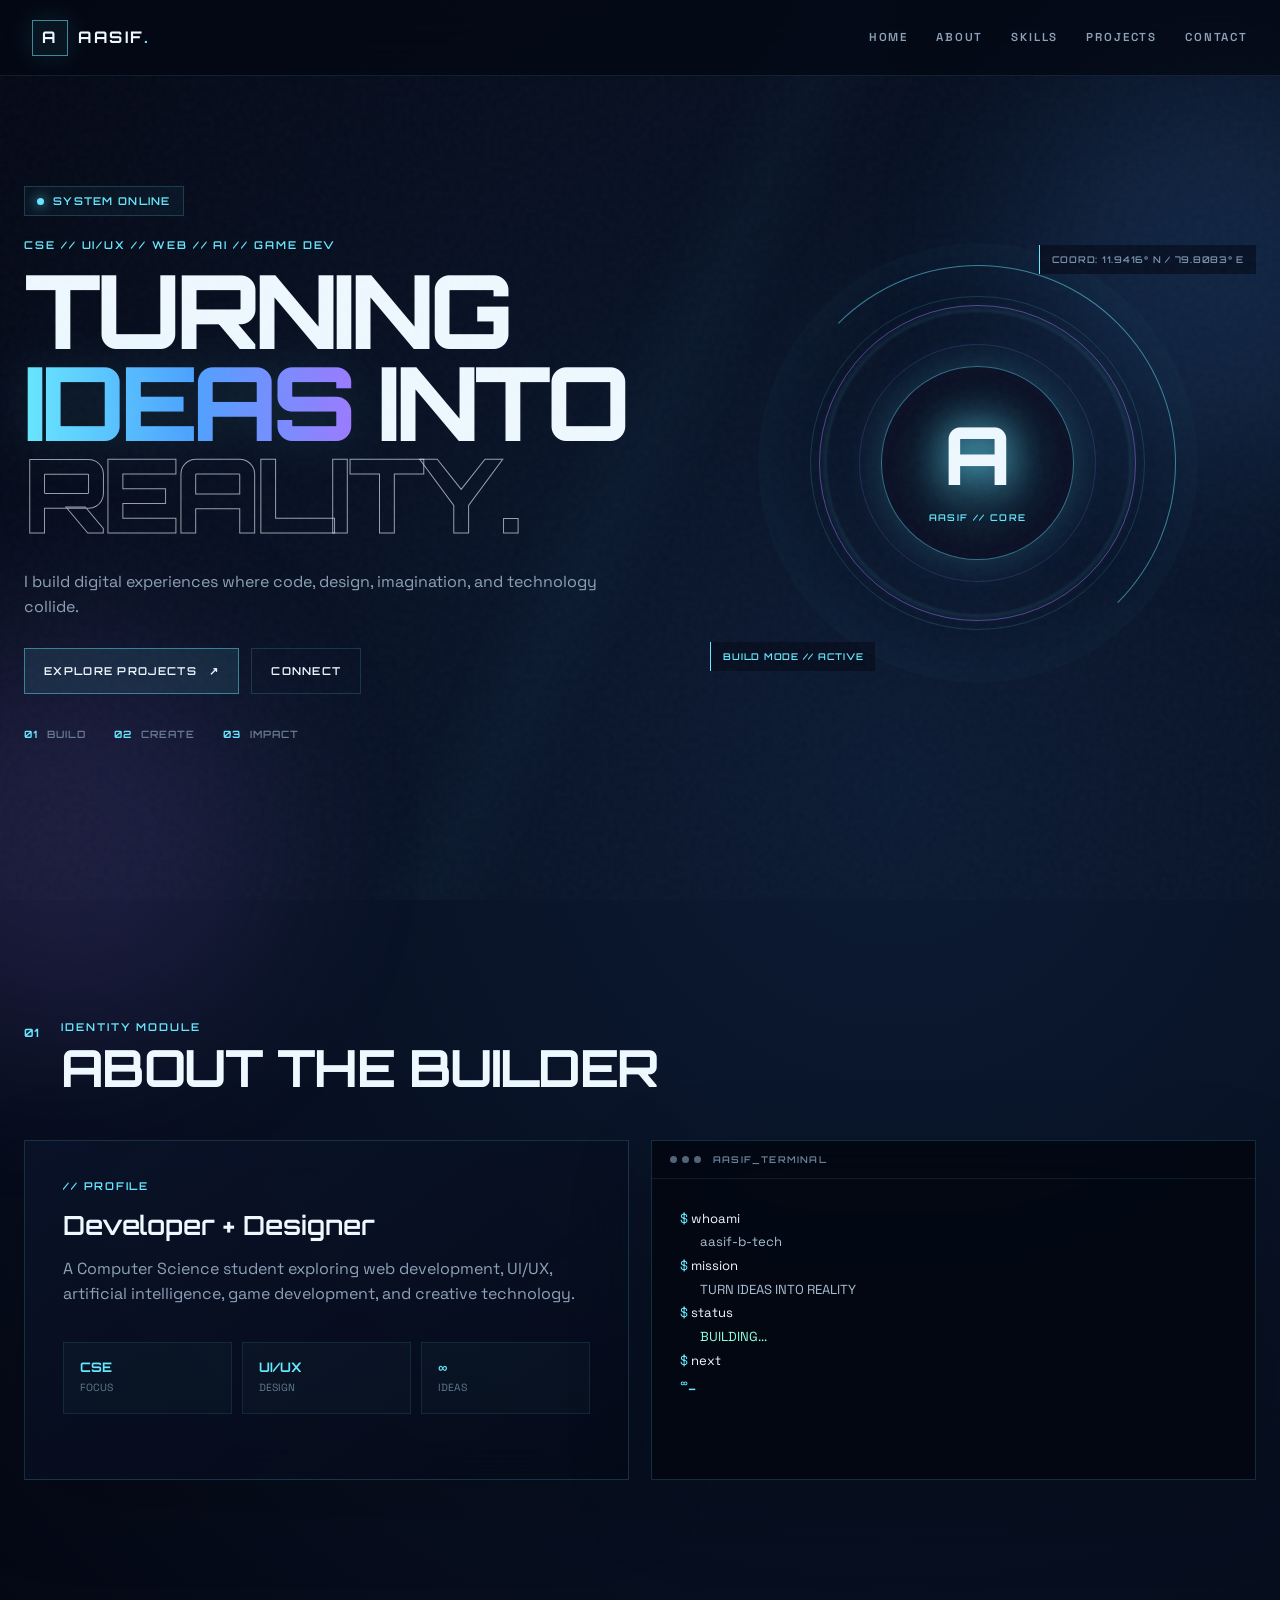
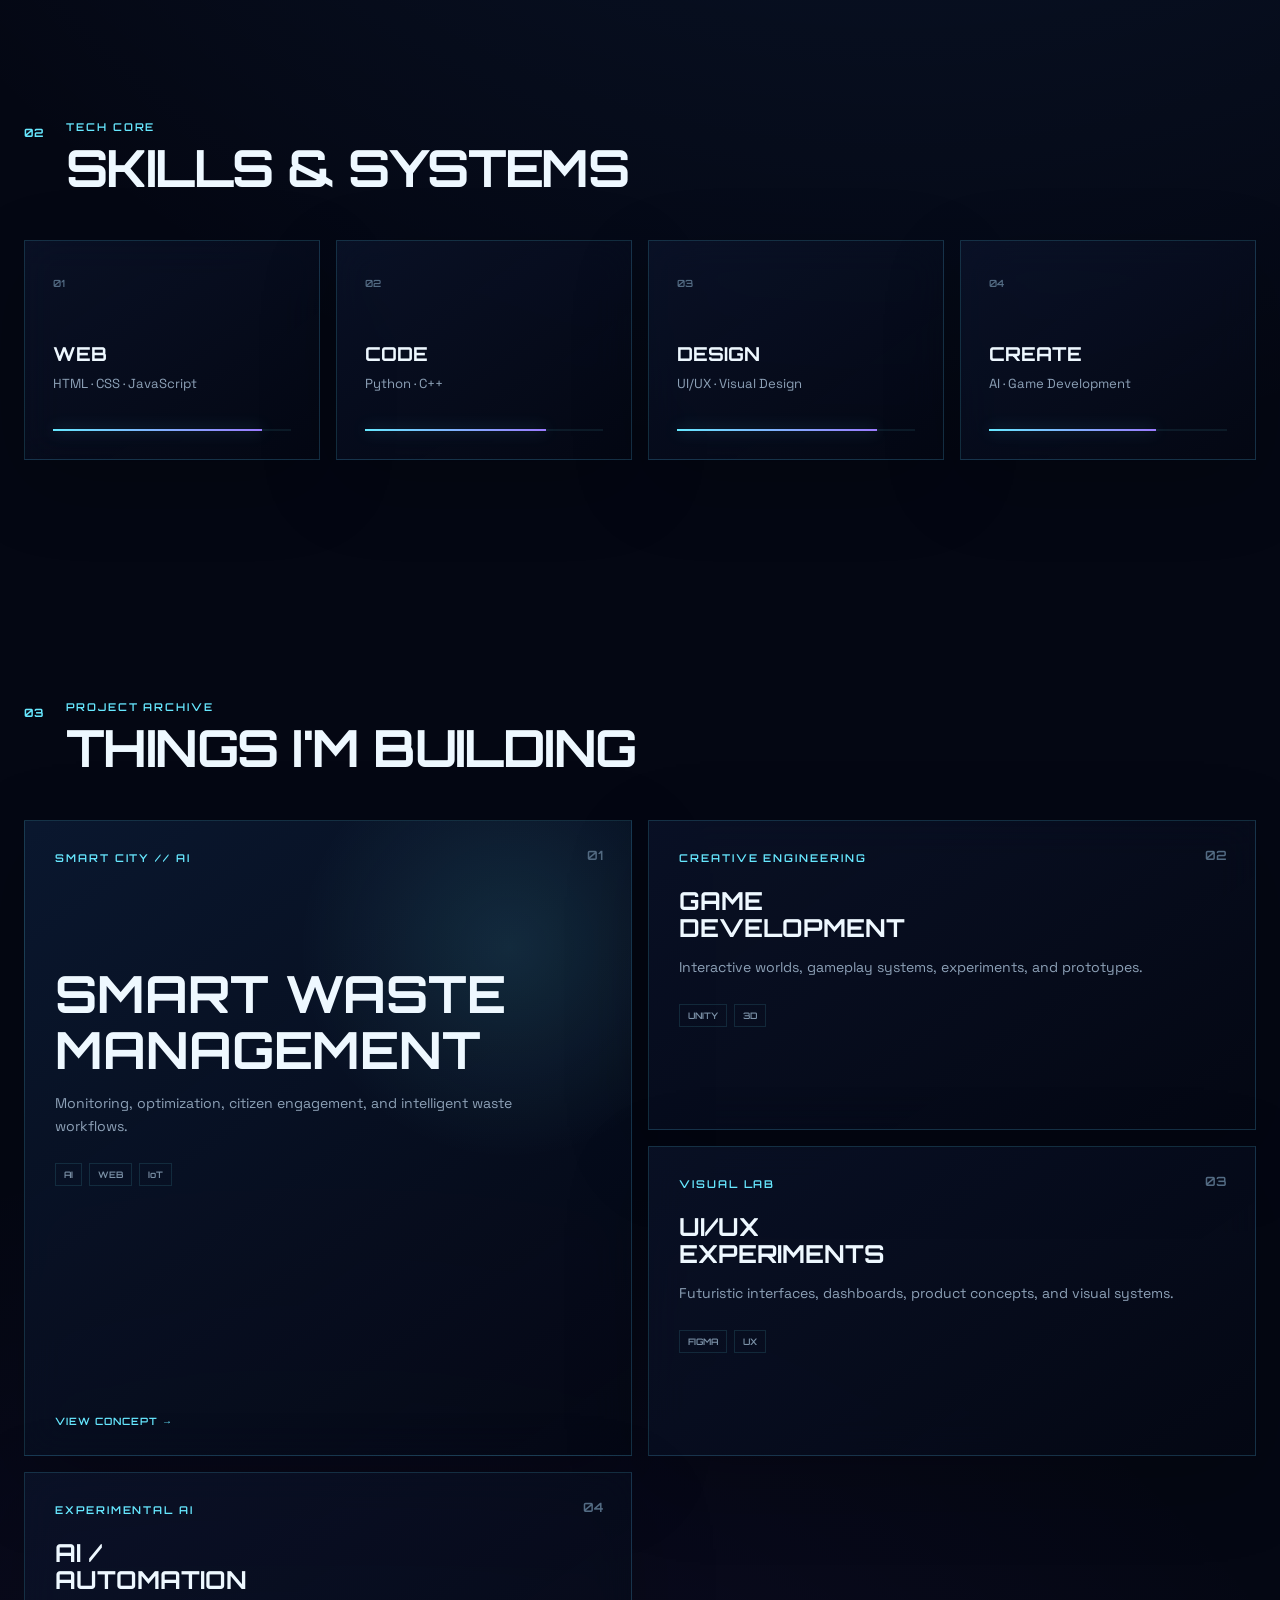
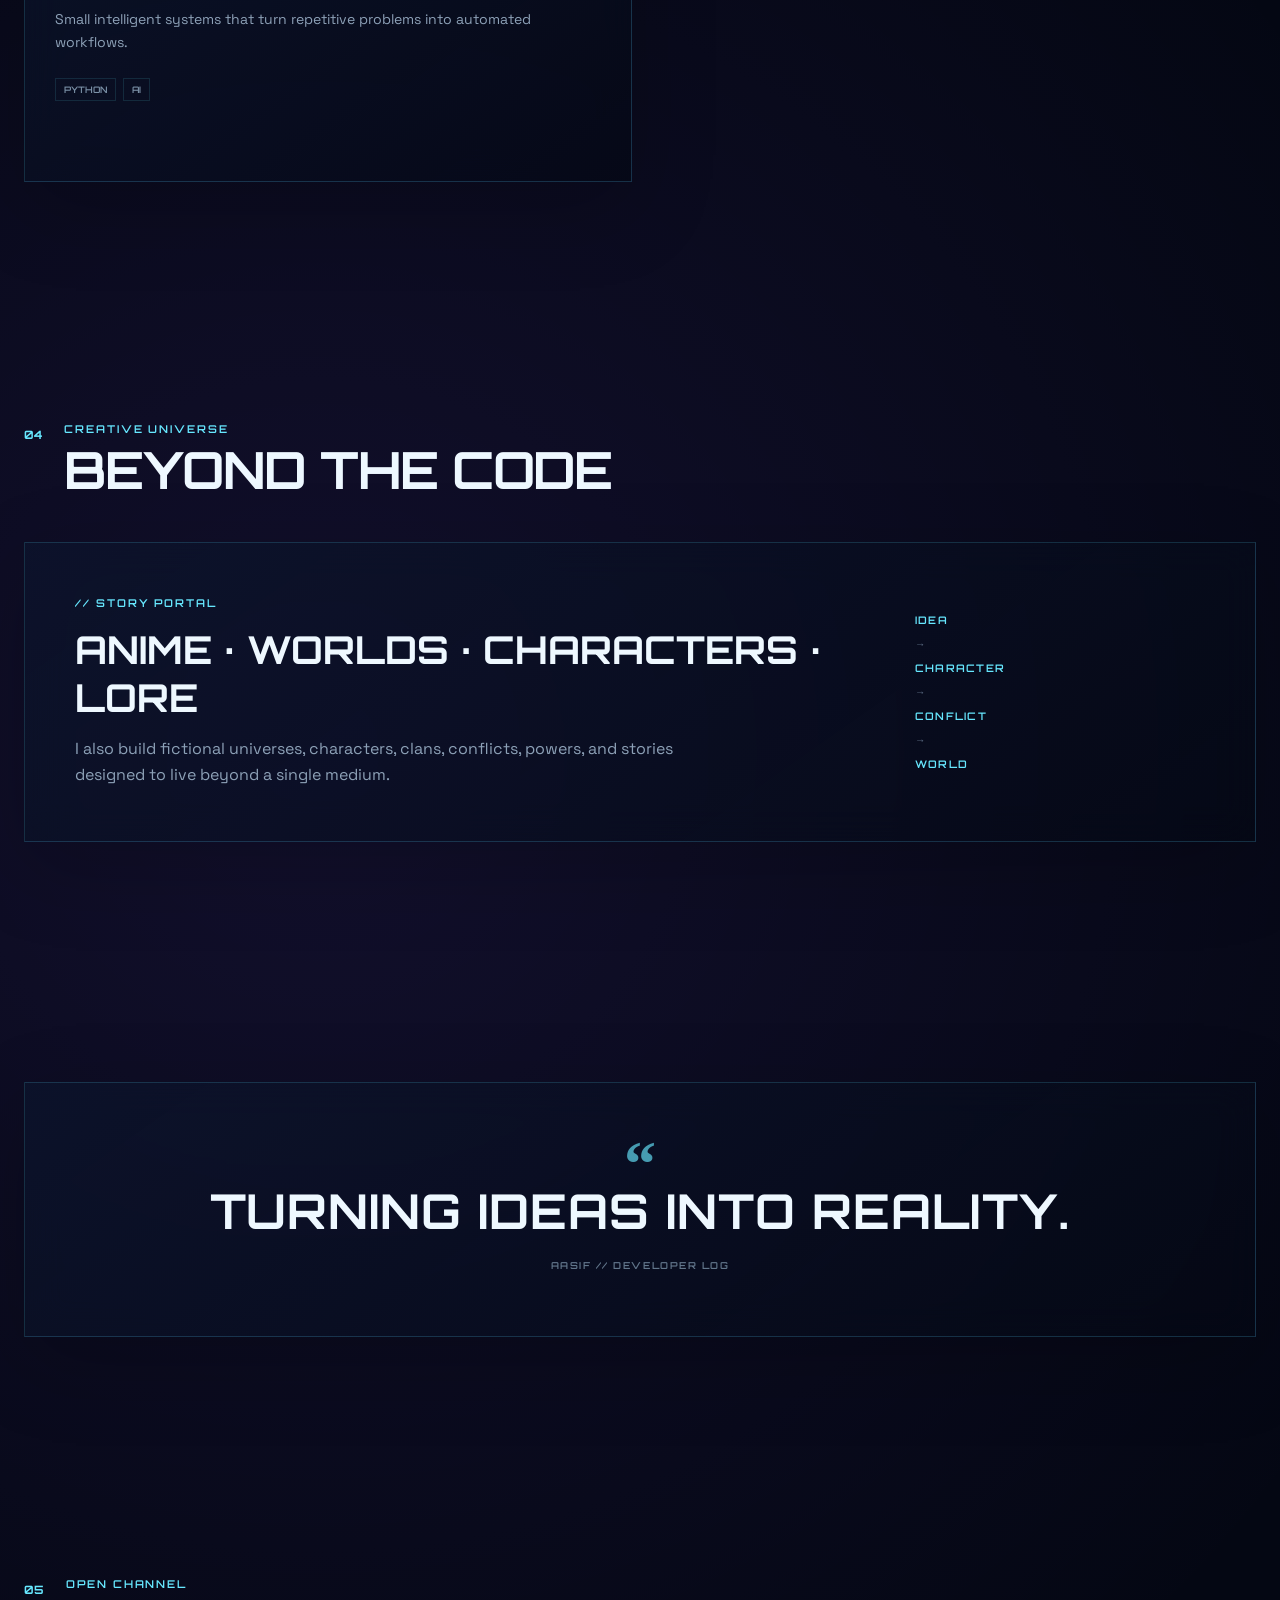
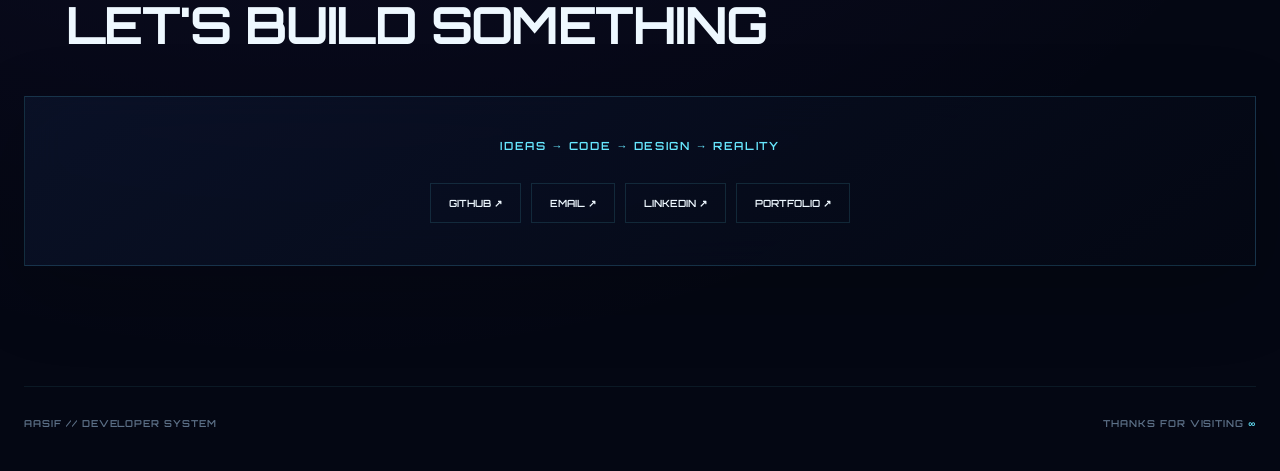
<file: website/index.html>
<!DOCTYPE html>
<html lang="en">
<head>
  <meta charset="UTF-8">
  <meta name="viewport" content="width=device-width, initial-scale=1.0">
  <meta name="theme-color" content="#050816">
  <meta name="description" content="Aasif — CSE Developer, UI/UX Designer, Web, AI & Game Development.">
  <title>AASIF // Developer System</title>
  <link rel="preconnect" href="https://fonts.googleapis.com">
  <link rel="preconnect" href="https://fonts.gstatic.com" crossorigin>
  <link href="https://fonts.googleapis.com/css2?family=Orbitron:wght@400;500;600;700;800&family=Space+Grotesk:wght@400;500;600;700&display=swap" rel="stylesheet">
  <link rel="stylesheet" href="style.css">
</head>

<body>
  <div class="noise"></div>
  <div class="grid"></div>
  <div class="orb orb-one"></div>
  <div class="orb orb-two"></div>

  <header class="topbar">
    <a class="brand" href="#home" aria-label="Aasif home">
      <span class="brand-mark">A</span>
      <span>AASIF<span class="accent">.</span></span>
    </a>

    <nav class="nav" aria-label="Primary navigation">
      <a href="#home">HOME</a>
      <a href="#about">ABOUT</a>
      <a href="#skills">SKILLS</a>
      <a href="#projects">PROJECTS</a>
      <a href="#contact">CONTACT</a>
    </nav>

    <button class="menu-toggle" type="button" aria-label="Toggle navigation">☰</button>
  </header>

  <main id="home">
    <section class="hero section">
      <div class="hero-copy reveal">
        <div class="status">
          <span class="pulse"></span>
          SYSTEM ONLINE
        </div>

        <p class="eyebrow">CSE // UI/UX // WEB // AI // GAME DEV</p>

        <h1>
          TURNING<br>
          <span class="gradient-text">IDEAS</span> INTO<br>
          <span class="outline-text">REALITY.</span>
        </h1>

        <p class="hero-description">
          I build digital experiences where code, design, imagination,
          and technology collide.
        </p>

        <div class="hero-actions">
          <a class="button primary" href="#projects">EXPLORE PROJECTS <span>↗</span></a>
          <a class="button ghost" href="#contact">CONNECT</a>
        </div>

        <div class="hero-meta">
          <span><strong>01</strong> BUILD</span>
          <span><strong>02</strong> CREATE</span>
          <span><strong>03</strong> IMPACT</span>
        </div>
      </div>

      <div class="hero-visual reveal">
        <div class="portal">
          <div class="portal-ring ring-a"></div>
          <div class="portal-ring ring-b"></div>
          <div class="portal-core">
            <span class="core-letter">A</span>
            <span class="core-label">AASIF // CORE</span>
          </div>
        </div>

        <div class="hud hud-top">COORD: 11.9416° N / 79.8083° E</div>
        <div class="hud hud-bottom">BUILD MODE // ACTIVE</div>
      </div>
    </section>

    <section id="about" class="section panel-section">
      <div class="section-heading reveal">
        <span>01</span>
        <div>
          <p class="eyebrow">IDENTITY MODULE</p>
          <h2>ABOUT THE BUILDER</h2>
        </div>
      </div>

      <div class="about-grid">
        <article class="glass-card reveal">
          <p class="card-tag">// PROFILE</p>
          <h3>Developer + Designer</h3>
          <p>
            A Computer Science student exploring web development, UI/UX,
            artificial intelligence, game development, and creative technology.
          </p>
          <div class="mini-stats">
            <div><strong>CSE</strong><span>FOCUS</span></div>
            <div><strong>UI/UX</strong><span>DESIGN</span></div>
            <div><strong>∞</strong><span>IDEAS</span></div>
          </div>
        </article>

        <article class="terminal-card reveal">
          <div class="terminal-head">
            <span><i></i><i></i><i></i></span>
            <small>AASIF_TERMINAL</small>
          </div>
          <div class="terminal-body">
            <p><span>$</span> whoami</p>
            <p class="output">aasif-b-tech</p>
            <p><span>$</span> mission</p>
            <p class="output">TURN IDEAS INTO REALITY</p>
            <p><span>$</span> status</p>
            <p class="output online">BUILDING...</p>
            <p><span>$</span> next</p>
            <p class="cursor-line"><span>∞</span><b>_</b></p>
          </div>
        </article>
      </div>
    </section>

    <section id="skills" class="section">
      <div class="section-heading reveal">
        <span>02</span>
        <div>
          <p class="eyebrow">TECH CORE</p>
          <h2>SKILLS & SYSTEMS</h2>
        </div>
      </div>

      <div class="skill-grid">
        <article class="skill-card reveal"><span>01</span><h3>WEB</h3><p>HTML · CSS · JavaScript</p><div class="bar"><i style="width:88%"></i></div></article>
        <article class="skill-card reveal"><span>02</span><h3>CODE</h3><p>Python · C++</p><div class="bar"><i style="width:76%"></i></div></article>
        <article class="skill-card reveal"><span>03</span><h3>DESIGN</h3><p>UI/UX · Visual Design</p><div class="bar"><i style="width:84%"></i></div></article>
        <article class="skill-card reveal"><span>04</span><h3>CREATE</h3><p>AI · Game Development</p><div class="bar"><i style="width:70%"></i></div></article>
      </div>
    </section>

    <section id="projects" class="section">
      <div class="section-heading reveal">
        <span>03</span>
        <div>
          <p class="eyebrow">PROJECT ARCHIVE</p>
          <h2>THINGS I'M BUILDING</h2>
        </div>
      </div>

      <div class="project-grid">
        <article class="project-card featured reveal">
          <div class="project-number">01</div>
          <p class="card-tag">SMART CITY // AI</p>
          <h3>SMART WASTE<br>MANAGEMENT</h3>
          <p>Monitoring, optimization, citizen engagement, and intelligent waste workflows.</p>
          <div class="tags"><span>AI</span><span>WEB</span><span>IoT</span></div>
          <a href="#contact">VIEW CONCEPT →</a>
        </article>

        <article class="project-card reveal">
          <div class="project-number">02</div>
          <p class="card-tag">CREATIVE ENGINEERING</p>
          <h3>GAME<br>DEVELOPMENT</h3>
          <p>Interactive worlds, gameplay systems, experiments, and prototypes.</p>
          <div class="tags"><span>UNITY</span><span>3D</span></div>
        </article>

        <article class="project-card reveal">
          <div class="project-number">03</div>
          <p class="card-tag">VISUAL LAB</p>
          <h3>UI/UX<br>EXPERIMENTS</h3>
          <p>Futuristic interfaces, dashboards, product concepts, and visual systems.</p>
          <div class="tags"><span>FIGMA</span><span>UX</span></div>
        </article>

        <article class="project-card reveal">
          <div class="project-number">04</div>
          <p class="card-tag">EXPERIMENTAL AI</p>
          <h3>AI /<br>AUTOMATION</h3>
          <p>Small intelligent systems that turn repetitive problems into automated workflows.</p>
          <div class="tags"><span>PYTHON</span><span>AI</span></div>
        </article>
      </div>
    </section>

    <section class="section universe">
      <div class="section-heading reveal">
        <span>04</span>
        <div>
          <p class="eyebrow">CREATIVE UNIVERSE</p>
          <h2>BEYOND THE CODE</h2>
        </div>
      </div>

      <div class="universe-card reveal">
        <div>
          <p class="card-tag">// STORY PORTAL</p>
          <h3>ANIME · WORLDS · CHARACTERS · LORE</h3>
          <p>
            I also build fictional universes, characters, clans, conflicts,
            powers, and stories designed to live beyond a single medium.
          </p>
        </div>
        <div class="formula">
          <span>IDEA</span><b>→</b><span>CHARACTER</span><b>→</b><span>CONFLICT</span><b>→</b><span>WORLD</span>
        </div>
      </div>
    </section>

    <section class="section">
      <div class="quote reveal">
        <span class="quote-mark">“</span>
        <p>TURNING IDEAS INTO REALITY.</p>
        <small>AASIF // DEVELOPER LOG</small>
      </div>
    </section>

    <section id="contact" class="section contact">
      <div class="section-heading reveal">
        <span>05</span>
        <div>
          <p class="eyebrow">OPEN CHANNEL</p>
          <h2>LET'S BUILD SOMETHING</h2>
        </div>
      </div>

      <div class="contact-card reveal">
        <p class="contact-line">IDEAS → CODE → DESIGN → REALITY</p>
        <div class="contact-links">
          <a href="https://github.com/Aasif-b-tech" target="_blank" rel="noopener">GITHUB ↗</a>
          <a href="mailto:your-email@example.com">EMAIL ↗</a>
          <a href="#" aria-label="LinkedIn placeholder">LINKEDIN ↗</a>
          <a href="#" aria-label="Portfolio placeholder">PORTFOLIO ↗</a>
        </div>
      </div>
    </section>
  </main>

  <footer>
    <div>AASIF // DEVELOPER SYSTEM</div>
    <div>THANKS FOR VISITING <span>∞</span></div>
  </footer>

  <script src="script.js"></script>
</body>
</html>
</file>
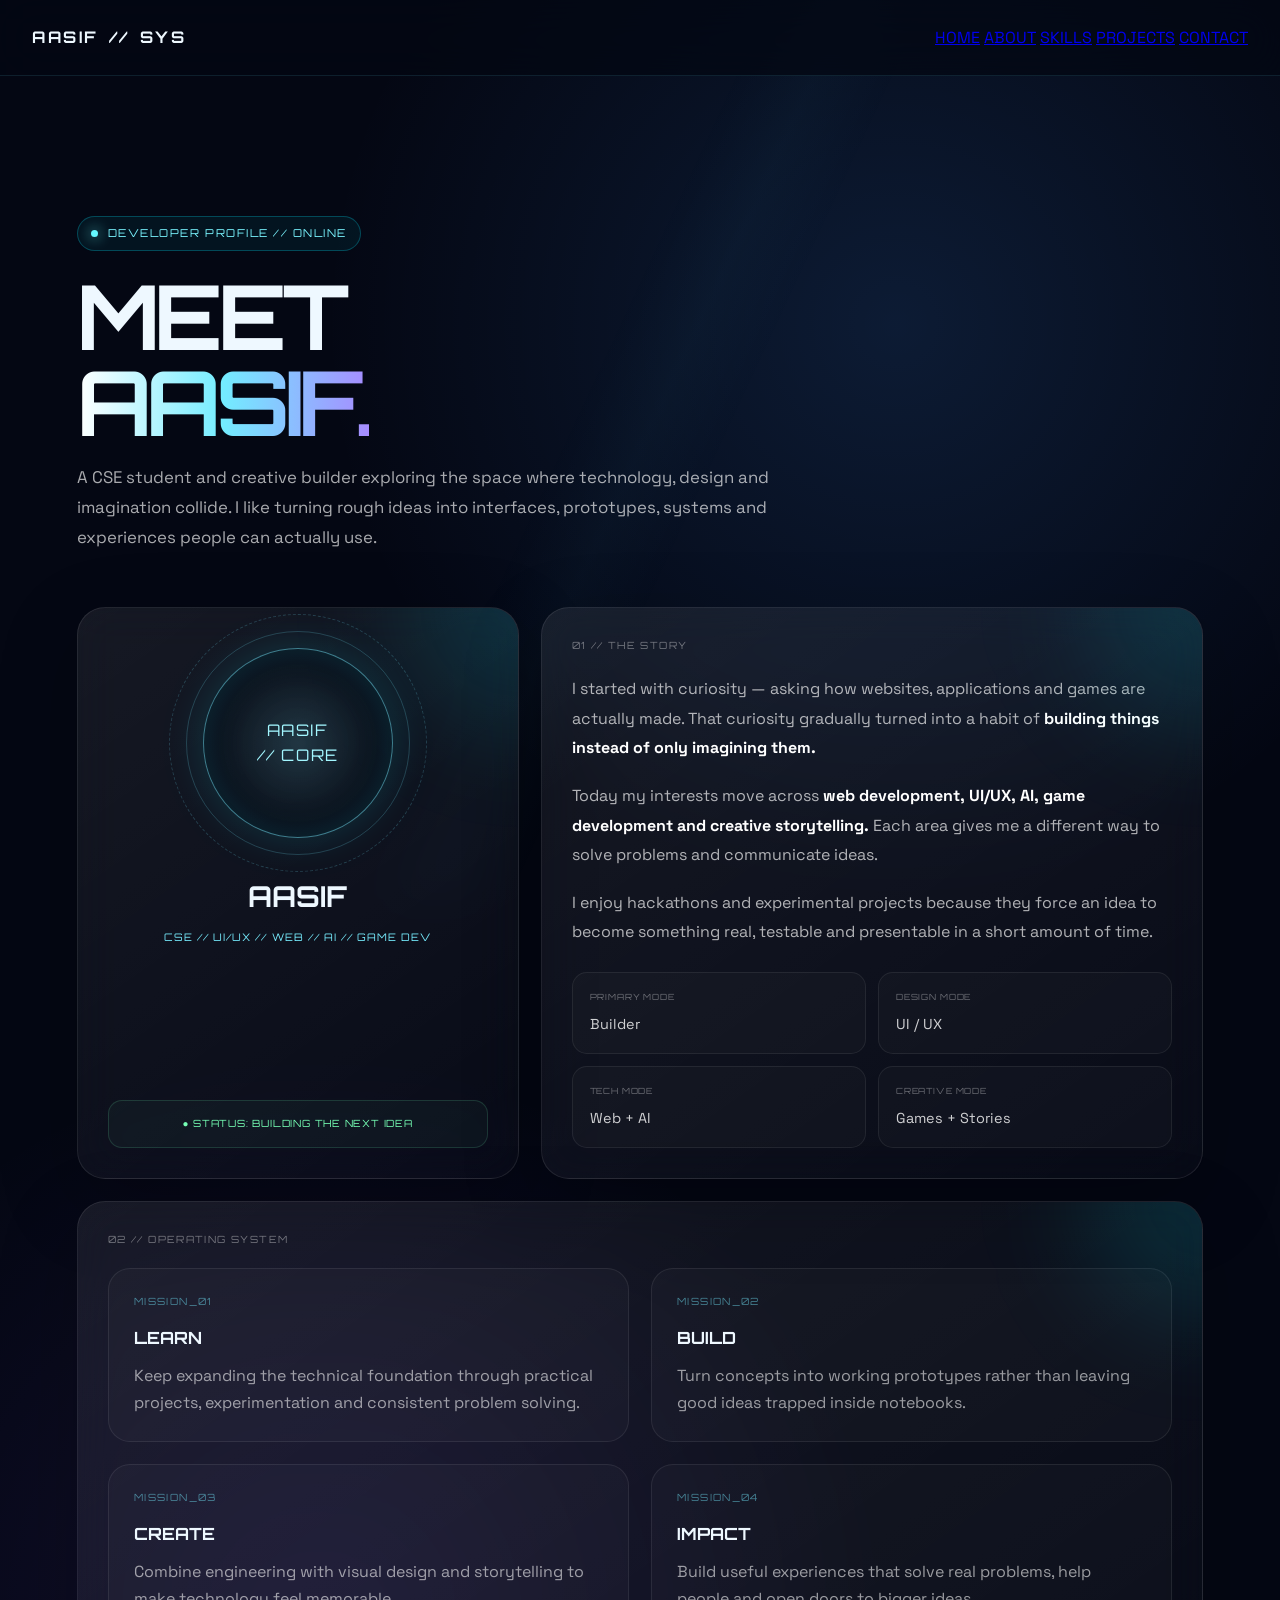
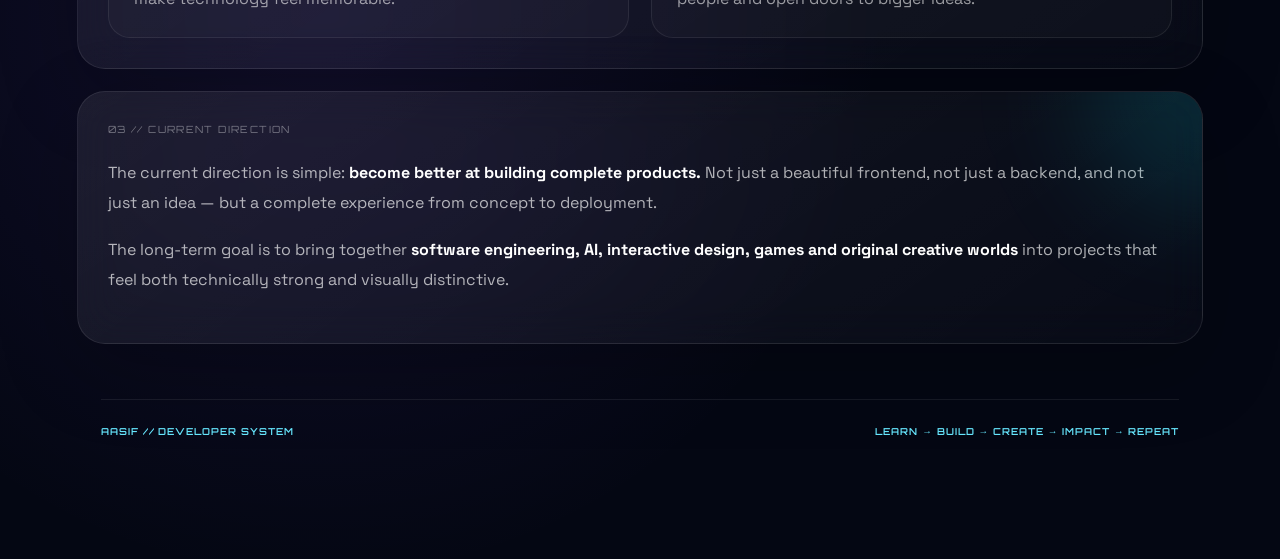
<file: website/pages/about.html>
<!DOCTYPE html>
<html lang="en">
<head>
    <meta charset="UTF-8">
    <meta name="viewport" content="width=device-width, initial-scale=1.0">

    <title>AASIF // About System</title>

    <meta
        name="description"
        content="AASIF // Developer profile — CSE, UI/UX, web development, AI, game development and creative engineering."
    >

    <link rel="preconnect" href="https://fonts.googleapis.com">
    <link rel="preconnect" href="https://fonts.gstatic.com" crossorigin>

    <link
        href="https://fonts.googleapis.com/css2?family=Orbitron:wght@400;500;600;700;800;900&family=Space+Grotesk:wght@300;400;500;600;700&display=swap"
        rel="stylesheet"
    >

    <link rel="stylesheet" href="../style.css">

    <style>
        .about-page {
            min-height: 100vh;
            padding: 140px 6vw 80px;
        }

        .about-container {
            width: min(1200px, 100%);
            margin: 0 auto;
        }

        .about-header {
            margin-bottom: 55px;
        }

        .about-kicker {
            display: inline-flex;
            align-items: center;
            gap: 10px;
            padding: 8px 13px;
            border: 1px solid rgba(0, 229, 255, 0.25);
            background: rgba(0, 229, 255, 0.06);
            border-radius: 999px;
            color: #79f5ff;
            font-family: "Orbitron", sans-serif;
            font-size: 0.68rem;
            letter-spacing: 0.14em;
        }

        .about-kicker::before {
            content: "";
            width: 7px;
            height: 7px;
            border-radius: 50%;
            background: #65f7ff;
            box-shadow: 0 0 14px #65f7ff;
        }

        .about-title {
            max-width: 900px;
            margin: 22px 0 18px;
            font-family: "Orbitron", sans-serif;
            font-size: clamp(2.8rem, 7vw, 6.6rem);
            line-height: 0.95;
            letter-spacing: -0.06em;
            text-transform: uppercase;
        }

        .about-title span {
            background: linear-gradient(
                90deg,
                #ffffff,
                #73ecff,
                #a68cff
            );
            -webkit-background-clip: text;
            background-clip: text;
            color: transparent;
        }

        .about-intro {
            max-width: 780px;
            color: rgba(255, 255, 255, 0.66);
            font-size: 1.05rem;
            line-height: 1.8;
        }

        .about-grid {
            display: grid;
            grid-template-columns: 0.8fr 1.2fr;
            gap: 22px;
        }

        .about-card {
            position: relative;
            overflow: hidden;
            padding: 30px;
            border: 1px solid rgba(255, 255, 255, 0.09);
            border-radius: 28px;
            background:
                linear-gradient(
                    145deg,
                    rgba(255, 255, 255, 0.075),
                    rgba(255, 255, 255, 0.018)
                );
            backdrop-filter: blur(20px);
            box-shadow: 0 25px 80px rgba(0, 0, 0, 0.22);
        }

        .about-card::before {
            content: "";
            position: absolute;
            width: 240px;
            height: 240px;
            right: -120px;
            top: -120px;
            border-radius: 50%;
            background: rgba(0, 229, 255, 0.12);
            filter: blur(55px);
            pointer-events: none;
        }

        .profile-card {
            min-height: 560px;
            display: flex;
            flex-direction: column;
            justify-content: space-between;
        }

        .profile-orb {
            width: 190px;
            height: 190px;
            margin: 10px auto 35px;
            display: grid;
            place-items: center;
            border: 1px solid rgba(115, 236, 255, 0.5);
            border-radius: 50%;
            background:
                radial-gradient(
                    circle,
                    rgba(115, 236, 255, 0.16),
                    rgba(10, 18, 28, 0.7) 60%
                );
            box-shadow:
                0 0 45px rgba(0, 229, 255, 0.16),
                inset 0 0 35px rgba(0, 229, 255, 0.12);
            font-family: "Orbitron", sans-serif;
            color: #a3f7ff;
            text-align: center;
            letter-spacing: 0.1em;
            position: relative;
        }

        .profile-orb::before,
        .profile-orb::after {
            content: "";
            position: absolute;
            border-radius: 50%;
            border: 1px solid rgba(115, 236, 255, 0.2);
        }

        .profile-orb::before {
            inset: -18px;
        }

        .profile-orb::after {
            inset: -35px;
            border-style: dashed;
            animation: orbitSpin 18s linear infinite;
        }

        @keyframes orbitSpin {
            to {
                transform: rotate(360deg);
            }
        }

        .profile-name {
            margin: 0;
            font-family: "Orbitron", sans-serif;
            font-size: 1.8rem;
            text-align: center;
        }

        .profile-role {
            margin: 10px 0 0;
            text-align: center;
            color: #77edff;
            font-family: "Orbitron", sans-serif;
            font-size: 0.65rem;
            letter-spacing: 0.1em;
        }

        .profile-status {
            margin-top: 28px;
            padding: 15px;
            border: 1px solid rgba(118, 255, 181, 0.15);
            border-radius: 14px;
            background: rgba(118, 255, 181, 0.035);
            color: #76ffb5;
            font-family: "Orbitron", sans-serif;
            font-size: 0.62rem;
            letter-spacing: 0.08em;
            text-align: center;
        }

        .section-label {
            margin-bottom: 20px;
            color: rgba(255, 255, 255, 0.4);
            font-family: "Orbitron", sans-serif;
            font-size: 0.62rem;
            letter-spacing: 0.14em;
        }

        .story {
            color: rgba(255, 255, 255, 0.68);
            line-height: 1.85;
        }

        .story p {
            margin: 0 0 18px;
        }

        .story strong {
            color: #ffffff;
        }

        .system-list {
            display: grid;
            grid-template-columns: repeat(2, minmax(0, 1fr));
            gap: 12px;
            margin-top: 25px;
        }

        .system-item {
            padding: 17px;
            border: 1px solid rgba(255, 255, 255, 0.07);
            border-radius: 15px;
            background: rgba(255, 255, 255, 0.025);
        }

        .system-item small {
            display: block;
            margin-bottom: 7px;
            color: rgba(255, 255, 255, 0.38);
            font-family: "Orbitron", sans-serif;
            font-size: 0.53rem;
            letter-spacing: 0.1em;
        }

        .system-item span {
            color: rgba(255, 255, 255, 0.8);
            font-size: 0.9rem;
        }

        .mission-card {
            margin-top: 22px;
        }

        .mission-layout {
            display: grid;
            grid-template-columns: 1fr 1fr;
            gap: 22px;
        }

        .mission {
            padding: 25px;
            border: 1px solid rgba(255, 255, 255, 0.08);
            border-radius: 22px;
            background: rgba(255, 255, 255, 0.025);
        }

        .mission-number {
            color: rgba(115, 236, 255, 0.5);
            font-family: "Orbitron", sans-serif;
            font-size: 0.62rem;
            letter-spacing: 0.14em;
        }

        .mission h3 {
            margin: 15px 0 10px;
            font-family: "Orbitron", sans-serif;
            font-size: 1.05rem;
            text-transform: uppercase;
        }

        .mission p {
            margin: 0;
            color: rgba(255, 255, 255, 0.58);
            line-height: 1.7;
        }

        .about-footer {
            margin-top: 55px;
            padding-top: 25px;
            border-top: 1px solid rgba(255, 255, 255, 0.08);
            display: flex;
            justify-content: space-between;
            gap: 20px;
            color: rgba(255, 255, 255, 0.4);
            font-family: "Orbitron", sans-serif;
            font-size: 0.6rem;
            letter-spacing: 0.1em;
        }

        @media (max-width: 850px) {
            .about-grid,
            .mission-layout {
                grid-template-columns: 1fr;
            }

            .profile-card {
                min-height: auto;
            }
        }

        @media (max-width: 600px) {
            .about-page {
                padding: 120px 5vw 55px;
            }

            .about-card {
                padding: 22px;
            }

            .system-list {
                grid-template-columns: 1fr;
            }

            .about-footer {
                flex-direction: column;
            }
        }
    </style>
</head>

<body>

    <header class="topbar">
        <a class="brand" href="../index.html">
            AASIF<span>//</span>SYS
        </a>

        <nav class="nav-links">
            <a href="../index.html">HOME</a>
            <a class="active" href="about.html">ABOUT</a>
            <a href="../index.html#skills">SKILLS</a>
            <a href="projects.html">PROJECTS</a>
            <a href="../index.html#contact">CONTACT</a>
        </nav>

        <button class="menu-toggle" aria-label="Open navigation">
            <span></span>
            <span></span>
            <span></span>
        </button>
    </header>


    <main class="about-page">
        <div class="about-container">

            <section class="about-header reveal">
                <div class="about-kicker">
                    DEVELOPER PROFILE // ONLINE
                </div>

                <h1 class="about-title">
                    MEET<br>
                    <span>AASIF.</span>
                </h1>

                <p class="about-intro">
                    A CSE student and creative builder exploring the space
                    where technology, design and imagination collide.
                    I like turning rough ideas into interfaces, prototypes,
                    systems and experiences people can actually use.
                </p>
            </section>


            <section class="about-grid">

                <article class="about-card profile-card reveal">
                    <div>
                        <div class="profile-orb">
                            AASIF<br>// CORE
                        </div>

                        <h2 class="profile-name">
                            AASIF
                        </h2>

                        <p class="profile-role">
                            CSE // UI/UX // WEB // AI // GAME DEV
                        </p>
                    </div>

                    <div class="profile-status">
                        ● STATUS: BUILDING THE NEXT IDEA
                    </div>
                </article>


                <article class="about-card reveal">
                    <div class="section-label">
                        01 // THE STORY
                    </div>

                    <div class="story">
                        <p>
                            I started with curiosity — asking how websites,
                            applications and games are actually made.
                            That curiosity gradually turned into a habit of
                            <strong>building things instead of only imagining them.</strong>
                        </p>

                        <p>
                            Today my interests move across
                            <strong>web development, UI/UX, AI, game development
                            and creative storytelling.</strong>
                            Each area gives me a different way to solve problems
                            and communicate ideas.
                        </p>

                        <p>
                            I enjoy hackathons and experimental projects because
                            they force an idea to become something real,
                            testable and presentable in a short amount of time.
                        </p>
                    </div>

                    <div class="system-list">
                        <div class="system-item">
                            <small>PRIMARY MODE</small>
                            <span>Builder</span>
                        </div>

                        <div class="system-item">
                            <small>DESIGN MODE</small>
                            <span>UI / UX</span>
                        </div>

                        <div class="system-item">
                            <small>TECH MODE</small>
                            <span>Web + AI</span>
                        </div>

                        <div class="system-item">
                            <small>CREATIVE MODE</small>
                            <span>Games + Stories</span>
                        </div>
                    </div>
                </article>

            </section>


            <section class="about-card mission-card reveal">
                <div class="section-label">
                    02 // OPERATING SYSTEM
                </div>

                <div class="mission-layout">

                    <article class="mission">
                        <div class="mission-number">MISSION_01</div>

                        <h3>Learn</h3>

                        <p>
                            Keep expanding the technical foundation through
                            practical projects, experimentation and consistent
                            problem solving.
                        </p>
                    </article>

                    <article class="mission">
                        <div class="mission-number">MISSION_02</div>

                        <h3>Build</h3>

                        <p>
                            Turn concepts into working prototypes rather than
                            leaving good ideas trapped inside notebooks.
                        </p>
                    </article>

                    <article class="mission">
                        <div class="mission-number">MISSION_03</div>

                        <h3>Create</h3>

                        <p>
                            Combine engineering with visual design and storytelling
                            to make technology feel memorable.
                        </p>
                    </article>

                    <article class="mission">
                        <div class="mission-number">MISSION_04</div>

                        <h3>Impact</h3>

                        <p>
                            Build useful experiences that solve real problems,
                            help people and open doors to bigger ideas.
                        </p>
                    </article>

                </div>
            </section>


            <section class="about-card mission-card reveal">
                <div class="section-label">
                    03 // CURRENT DIRECTION
                </div>

                <div class="story">
                    <p>
                        The current direction is simple:
                        <strong>become better at building complete products.</strong>
                        Not just a beautiful frontend, not just a backend,
                        and not just an idea — but a complete experience from
                        concept to deployment.
                    </p>

                    <p>
                        The long-term goal is to bring together
                        <strong>software engineering, AI, interactive design,
                        games and original creative worlds</strong>
                        into projects that feel both technically strong and
                        visually distinctive.
                    </p>
                </div>
            </section>


            <footer class="about-footer">
                <span>AASIF // DEVELOPER SYSTEM</span>
                <span>LEARN → BUILD → CREATE → IMPACT → REPEAT</span>
            </footer>

        </div>
    </main>


    <script src="../script.js"></script>

</body>
</html>
</file>
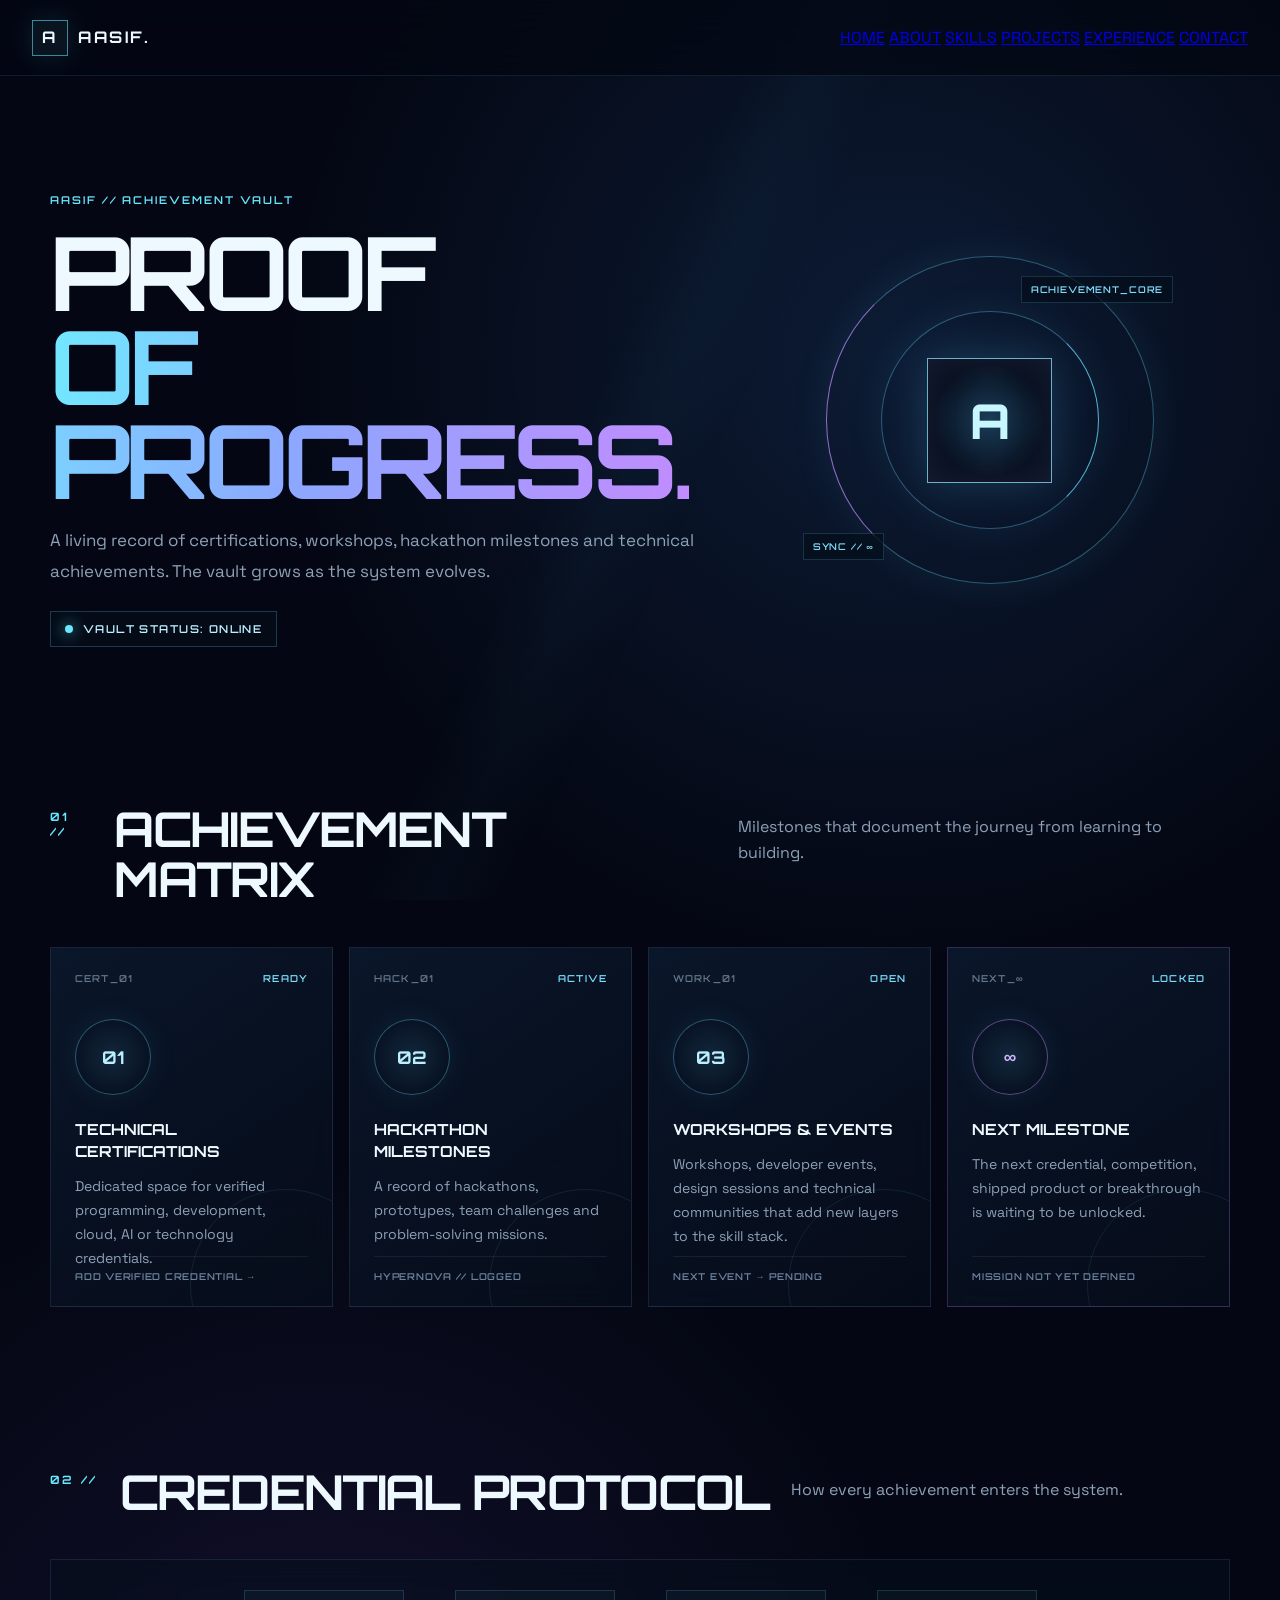
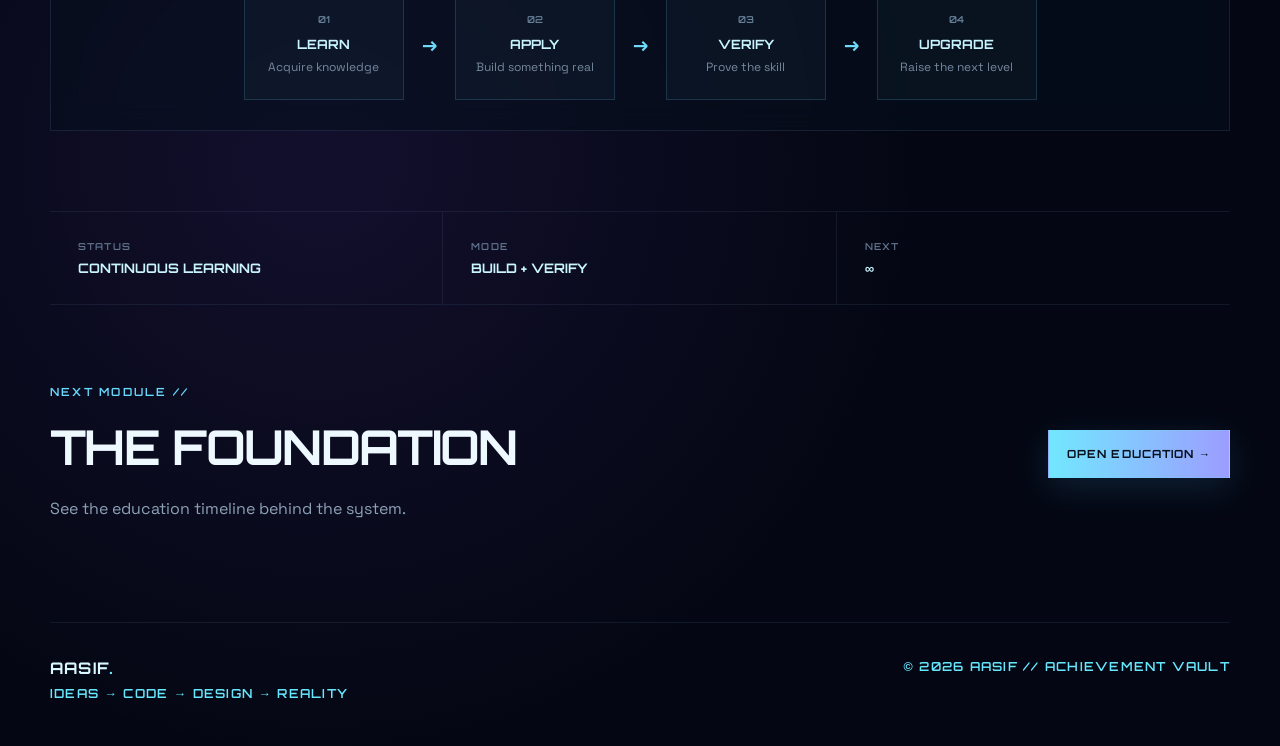
<file: website/pages/certifications.html>
<!DOCTYPE html>
<html lang="en">
<head>
    <meta charset="UTF-8">
    <meta name="viewport" content="width=device-width, initial-scale=1.0">
    <meta name="description" content="AASIF // Certifications — achievements, milestones, workshops and future credentials.">
    <title>AASIF // Certifications</title>

    <link rel="preconnect" href="https://fonts.googleapis.com">
    <link rel="preconnect" href="https://fonts.gstatic.com" crossorigin>
    <link href="https://fonts.googleapis.com/css2?family=Orbitron:wght@400;500;600;700;800&family=Space+Grotesk:wght@400;500;600;700&display=swap" rel="stylesheet">

    <link rel="stylesheet" href="../style.css">
    <script src="../script.js" defer></script>
</head>

<body>
    <div class="ambient ambient-one"></div>
    <div class="ambient ambient-two"></div>
    <div class="grid-overlay"></div>

    <header class="topbar">
        <a class="brand" href="../index.html" aria-label="AASIF home">
            <span class="brand-mark">A</span>
            <span>AASIF<span class="brand-dot">.</span></span>
        </a>

        <button class="menu-toggle" aria-label="Open navigation" aria-expanded="false">
            <span></span><span></span><span></span>
        </button>

        <nav class="nav-links" aria-label="Main navigation">
            <a href="../index.html">HOME</a>
            <a href="about.html">ABOUT</a>
            <a href="skills.html">SKILLS</a>
            <a href="projects.html">PROJECTS</a>
            <a href="experience.html">EXPERIENCE</a>
            <a href="contact.html">CONTACT</a>
        </nav>
    </header>

    <main>
        <section class="vault-hero page-section reveal">
            <div>
                <div class="eyebrow">AASIF // ACHIEVEMENT VAULT</div>
                <h1>PROOF<br><span>OF PROGRESS.</span></h1>
                <p>
                    A living record of certifications, workshops, hackathon milestones
                    and technical achievements. The vault grows as the system evolves.
                </p>

                <div class="vault-status">
                    <span class="status-dot"></span>
                    VAULT STATUS: ONLINE
                </div>
            </div>

            <div class="vault-orb" aria-hidden="true">
                <div class="orb-ring ring-a"></div>
                <div class="orb-ring ring-b"></div>
                <div class="orb-core">A</div>
                <span class="orb-label label-top">ACHIEVEMENT_CORE</span>
                <span class="orb-label label-bottom">SYNC // ∞</span>
            </div>
        </section>

        <section class="vault-section page-section">
            <div class="section-heading reveal">
                <span class="section-index">01 //</span>
                <h2>ACHIEVEMENT MATRIX</h2>
                <p>Milestones that document the journey from learning to building.</p>
            </div>

            <div class="achievement-grid">
                <article class="achievement-card reveal">
                    <div class="card-top">
                        <span class="card-code">CERT_01</span>
                        <span class="card-state">READY</span>
                    </div>
                    <div class="seal">01</div>
                    <h3>TECHNICAL CERTIFICATIONS</h3>
                    <p>
                        Dedicated space for verified programming, development,
                        cloud, AI or technology credentials.
                    </p>
                    <div class="placeholder-line">ADD VERIFIED CREDENTIAL →</div>
                </article>

                <article class="achievement-card reveal">
                    <div class="card-top">
                        <span class="card-code">HACK_01</span>
                        <span class="card-state">ACTIVE</span>
                    </div>
                    <div class="seal">02</div>
                    <h3>HACKATHON MILESTONES</h3>
                    <p>
                        A record of hackathons, prototypes, team challenges and
                        problem-solving missions.
                    </p>
                    <div class="placeholder-line">HYPERNOVA // LOGGED</div>
                </article>

                <article class="achievement-card reveal">
                    <div class="card-top">
                        <span class="card-code">WORK_01</span>
                        <span class="card-state">OPEN</span>
                    </div>
                    <div class="seal">03</div>
                    <h3>WORKSHOPS & EVENTS</h3>
                    <p>
                        Workshops, developer events, design sessions and technical
                        communities that add new layers to the skill stack.
                    </p>
                    <div class="placeholder-line">NEXT EVENT → PENDING</div>
                </article>

                <article class="achievement-card reveal future-achievement">
                    <div class="card-top">
                        <span class="card-code">NEXT_∞</span>
                        <span class="card-state">LOCKED</span>
                    </div>
                    <div class="seal">∞</div>
                    <h3>NEXT MILESTONE</h3>
                    <p>
                        The next credential, competition, shipped product or
                        breakthrough is waiting to be unlocked.
                    </p>
                    <div class="placeholder-line">MISSION NOT YET DEFINED</div>
                </article>
            </div>
        </section>

        <section class="credential-section page-section">
            <div class="section-heading reveal">
                <span class="section-index">02 //</span>
                <h2>CREDENTIAL PROTOCOL</h2>
                <p>How every achievement enters the system.</p>
            </div>

            <div class="credential-flow reveal">
                <div class="flow-node">
                    <span>01</span>
                    <strong>LEARN</strong>
                    <small>Acquire knowledge</small>
                </div>
                <b>→</b>
                <div class="flow-node">
                    <span>02</span>
                    <strong>APPLY</strong>
                    <small>Build something real</small>
                </div>
                <b>→</b>
                <div class="flow-node">
                    <span>03</span>
                    <strong>VERIFY</strong>
                    <small>Prove the skill</small>
                </div>
                <b>→</b>
                <div class="flow-node">
                    <span>04</span>
                    <strong>UPGRADE</strong>
                    <small>Raise the next level</small>
                </div>
            </div>
        </section>

        <section class="stats-strip page-section reveal">
            <div>
                <span>STATUS</span>
                <strong>CONTINUOUS LEARNING</strong>
            </div>
            <div>
                <span>MODE</span>
                <strong>BUILD + VERIFY</strong>
            </div>
            <div>
                <span>NEXT</span>
                <strong>∞</strong>
            </div>
        </section>

        <section class="next-page page-section reveal">
            <div>
                <span class="section-index">NEXT MODULE //</span>
                <h2>THE FOUNDATION</h2>
                <p>See the education timeline behind the system.</p>
            </div>
            <a class="btn btn-primary" href="education.html">OPEN EDUCATION →</a>
        </section>
    </main>

    <footer class="site-footer">
        <div>
            <strong>AASIF<span class="brand-dot">.</span></strong>
            <span>IDEAS → CODE → DESIGN → REALITY</span>
        </div>
        <span>© <span data-year></span> AASIF // ACHIEVEMENT VAULT</span>
    </footer>

    <style>
        .page-section {
            width: min(1180px, calc(100% - 40px));
            margin-inline: auto;
        }

        .vault-hero {
            min-height: 72vh;
            display: grid;
            grid-template-columns: 1.15fr 0.85fr;
            align-items: center;
            gap: 50px;
            padding: 110px 0 70px;
        }

        .vault-hero h1 {
            margin: 18px 0;
            font-family: "Orbitron", sans-serif;
            font-size: clamp(3.4rem, 8vw, 7.2rem);
            line-height: 0.92;
            letter-spacing: -0.055em;
        }

        .vault-hero h1 span {
            background: linear-gradient(90deg, #72e7ff, #8da7ff, #c18cff);
            -webkit-background-clip: text;
            background-clip: text;
            color: transparent;
        }

        .vault-hero p {
            max-width: 670px;
            color: var(--muted, #9ba9bf);
            font-size: 1.06rem;
            line-height: 1.8;
        }

        .vault-status {
            display: inline-flex;
            align-items: center;
            gap: 10px;
            margin-top: 25px;
            padding: 10px 14px;
            border: 1px solid rgba(104, 220, 255, 0.23);
            background: rgba(7, 15, 29, 0.5);
            color: #bcefff;
            font: 600 0.68rem "Orbitron", sans-serif;
            letter-spacing: 0.13em;
        }

        .status-dot {
            width: 8px;
            height: 8px;
            border-radius: 50%;
            background: #67e8ff;
            box-shadow: 0 0 16px #67e8ff;
            animation: statusBlink 1.8s ease-in-out infinite;
        }

        .vault-orb {
            width: min(390px, 80vw);
            aspect-ratio: 1;
            justify-self: center;
            position: relative;
            display: grid;
            place-items: center;
        }

        .orb-ring {
            position: absolute;
            border: 1px solid rgba(104, 220, 255, 0.35);
            border-radius: 50%;
            box-shadow: 0 0 40px rgba(104, 220, 255, 0.08);
        }

        .ring-a {
            inset: 8%;
            animation: rotateOrb 16s linear infinite;
            border-left-color: rgba(193, 140, 255, 0.75);
        }

        .ring-b {
            inset: 22%;
            animation: rotateOrbReverse 11s linear infinite;
            border-right-color: rgba(104, 220, 255, 0.8);
        }

        .orb-core {
            width: 125px;
            height: 125px;
            display: grid;
            place-items: center;
            border: 1px solid rgba(145, 231, 255, 0.75);
            background:
                radial-gradient(circle, rgba(92, 208, 255, 0.2), rgba(7, 16, 30, 0.95) 65%);
            box-shadow:
                0 0 45px rgba(83, 201, 255, 0.22),
                inset 0 0 35px rgba(193, 140, 255, 0.1);
            color: #c8f6ff;
            font: 800 3rem "Orbitron", sans-serif;
        }

        .orb-label {
            position: absolute;
            padding: 7px 9px;
            border: 1px solid rgba(104, 220, 255, 0.18);
            background: rgba(5, 13, 27, 0.7);
            color: #7fdcf8;
            font: 600 0.58rem "Orbitron", sans-serif;
            letter-spacing: 0.09em;
        }

        .label-top { top: 13%; right: 3%; }
        .label-bottom { bottom: 14%; left: 2%; }

        .vault-section,
        .credential-section,
        .next-page {
            padding: 80px 0;
        }

        .section-heading {
            margin-bottom: 42px;
        }

        .section-index {
            display: block;
            margin-bottom: 10px;
            color: #68dcff;
            font: 600 0.7rem "Orbitron", sans-serif;
            letter-spacing: 0.2em;
        }

        .section-heading h2,
        .next-page h2 {
            margin: 0;
            font-family: "Orbitron", sans-serif;
            font-size: clamp(1.8rem, 4vw, 3rem);
            letter-spacing: -0.035em;
        }

        .section-heading p,
        .next-page p {
            color: var(--muted, #9ba9bf);
            margin-top: 10px;
        }

        .achievement-grid {
            display: grid;
            grid-template-columns: repeat(4, 1fr);
            gap: 16px;
        }

        .achievement-card {
            min-height: 360px;
            padding: 24px;
            position: relative;
            overflow: hidden;
            border: 1px solid rgba(133, 172, 214, 0.14);
            background: linear-gradient(
                145deg,
                rgba(13, 27, 48, 0.78),
                rgba(6, 13, 27, 0.74)
            );
            backdrop-filter: blur(15px);
            transition: 0.35s ease;
        }

        .achievement-card::before {
            content: "";
            position: absolute;
            inset: auto -50px -75px auto;
            width: 190px;
            height: 190px;
            border: 1px solid rgba(104, 220, 255, 0.1);
            border-radius: 50%;
        }

        .achievement-card:hover {
            transform: translateY(-7px);
            border-color: rgba(104, 220, 255, 0.38);
            box-shadow: 0 25px 65px rgba(45, 153, 209, 0.11);
        }

        .future-achievement {
            border-color: rgba(193, 140, 255, 0.23);
        }

        .card-top {
            display: flex;
            justify-content: space-between;
            gap: 15px;
        }

        .card-code,
        .card-state {
            font: 600 0.6rem "Orbitron", sans-serif;
            letter-spacing: 0.12em;
        }

        .card-code { color: #64748a; }
        .card-state { color: #79ddfa; }

        .seal {
            width: 76px;
            height: 76px;
            margin: 35px 0 24px;
            display: grid;
            place-items: center;
            border: 1px solid rgba(104, 220, 255, 0.35);
            border-radius: 50%;
            color: #b9efff;
            background: radial-gradient(circle, rgba(104, 220, 255, 0.1), transparent 70%);
            font: 700 1.1rem "Orbitron", sans-serif;
            box-shadow: 0 0 30px rgba(104, 220, 255, 0.08);
        }

        .future-achievement .seal {
            border-color: rgba(193, 140, 255, 0.45);
            color: #d2b5ff;
        }

        .achievement-card h3 {
            max-width: 240px;
            margin: 0 0 12px;
            font: 700 0.95rem "Orbitron", sans-serif;
            line-height: 1.45;
        }

        .achievement-card p {
            color: var(--muted, #9ba9bf);
            line-height: 1.7;
            font-size: 0.88rem;
        }

        .placeholder-line {
            position: absolute;
            left: 24px;
            right: 24px;
            bottom: 24px;
            padding-top: 13px;
            border-top: 1px solid rgba(133, 172, 214, 0.11);
            color: #6d829d;
            font: 600 0.59rem "Orbitron", sans-serif;
            letter-spacing: 0.08em;
        }

        .credential-flow {
            display: flex;
            align-items: center;
            justify-content: center;
            gap: 18px;
            padding: 30px;
            border: 1px solid rgba(133, 172, 214, 0.13);
            background: rgba(7, 16, 30, 0.52);
            backdrop-filter: blur(14px);
        }

        .flow-node {
            min-width: 160px;
            text-align: center;
            padding: 22px 15px;
            border: 1px solid rgba(104, 220, 255, 0.17);
            background: rgba(104, 220, 255, 0.035);
        }

        .flow-node span,
        .flow-node strong,
        .flow-node small {
            display: block;
        }

        .flow-node span {
            color: #668098;
            font: 600 0.6rem "Orbitron", sans-serif;
        }

        .flow-node strong {
            margin: 11px 0 6px;
            color: #c8f5ff;
            font: 700 0.8rem "Orbitron", sans-serif;
        }

        .flow-node small {
            color: #77889e;
            font-size: 0.75rem;
        }

        .credential-flow > b {
            color: #6edbfa;
            font-size: 1.2rem;
        }

        .stats-strip {
            display: grid;
            grid-template-columns: repeat(3, 1fr);
            border-top: 1px solid rgba(133, 172, 214, 0.1);
            border-bottom: 1px solid rgba(133, 172, 214, 0.1);
        }

        .stats-strip div {
            padding: 28px;
            border-right: 1px solid rgba(133, 172, 214, 0.1);
        }

        .stats-strip div:last-child {
            border-right: 0;
        }

        .stats-strip span,
        .stats-strip strong {
            display: block;
        }

        .stats-strip span {
            color: #60738c;
            font: 600 0.6rem "Orbitron", sans-serif;
            letter-spacing: 0.12em;
        }

        .stats-strip strong {
            margin-top: 8px;
            color: #c9f5ff;
            font: 700 0.82rem "Orbitron", sans-serif;
        }

        .next-page {
            display: flex;
            justify-content: space-between;
            align-items: center;
            gap: 30px;
        }

        .btn {
            text-decoration: none;
            display: inline-flex;
            align-items: center;
            justify-content: center;
            min-height: 48px;
            padding: 0 18px;
            border: 1px solid rgba(104, 220, 255, 0.25);
            font: 700 0.7rem "Orbitron", sans-serif;
            letter-spacing: 0.1em;
            transition: 0.3s ease;
        }

        .btn-primary {
            color: #06101d;
            background: linear-gradient(90deg, #72e7ff, #9c9dff);
            box-shadow: 0 10px 35px rgba(86, 189, 255, 0.14);
        }

        .btn-primary:hover {
            transform: translateY(-3px);
            box-shadow: 0 15px 45px rgba(86, 189, 255, 0.25);
        }

        .site-footer {
            width: min(1180px, calc(100% - 40px));
            margin: 20px auto 0;
            padding: 35px 0 45px;
            border-top: 1px solid rgba(133, 172, 214, 0.1);
            display: flex;
            justify-content: space-between;
            gap: 20px;
            color: #74839a;
            font-size: 0.78rem;
        }

        .site-footer div {
            display: flex;
            flex-direction: column;
            gap: 7px;
        }

        .site-footer strong {
            color: #d9f8ff;
            font: 700 1rem "Orbitron", sans-serif;
        }

        @keyframes rotateOrb {
            to { transform: rotate(360deg); }
        }

        @keyframes rotateOrbReverse {
            to { transform: rotate(-360deg); }
        }

        @keyframes statusBlink {
            0%, 100% { opacity: 1; transform: scale(1); }
            50% { opacity: 0.35; transform: scale(0.72); }
        }

        @media (max-width: 1000px) {
            .achievement-grid {
                grid-template-columns: repeat(2, 1fr);
            }

            .vault-hero {
                grid-template-columns: 1fr;
            }

            .vault-orb {
                width: min(310px, 70vw);
            }
        }

        @media (max-width: 720px) {
            .page-section {
                width: min(100% - 28px, 1180px);
            }

            .vault-hero {
                padding-top: 95px;
            }

            .achievement-grid {
                grid-template-columns: 1fr;
            }

            .credential-flow {
                flex-direction: column;
            }

            .credential-flow > b {
                transform: rotate(90deg);
            }

            .flow-node {
                width: 100%;
            }

            .stats-strip {
                grid-template-columns: 1fr;
            }

            .stats-strip div {
                border-right: 0;
                border-bottom: 1px solid rgba(133, 172, 214, 0.1);
            }

            .stats-strip div:last-child {
                border-bottom: 0;
            }

            .next-page,
            .site-footer {
                flex-direction: column;
                align-items: flex-start;
            }
        }
    </style>

    <script>
        document.addEventListener("DOMContentLoaded", () => {
            const menuButton = document.querySelector(".menu-toggle");

            if (menuButton) {
                menuButton.addEventListener("click", () => {
                    const expanded = menuButton.getAttribute("aria-expanded") === "true";
                    menuButton.setAttribute("aria-expanded", String(!expanded));
                });
            }
        });
    </script>
</body>
</html>
</file>
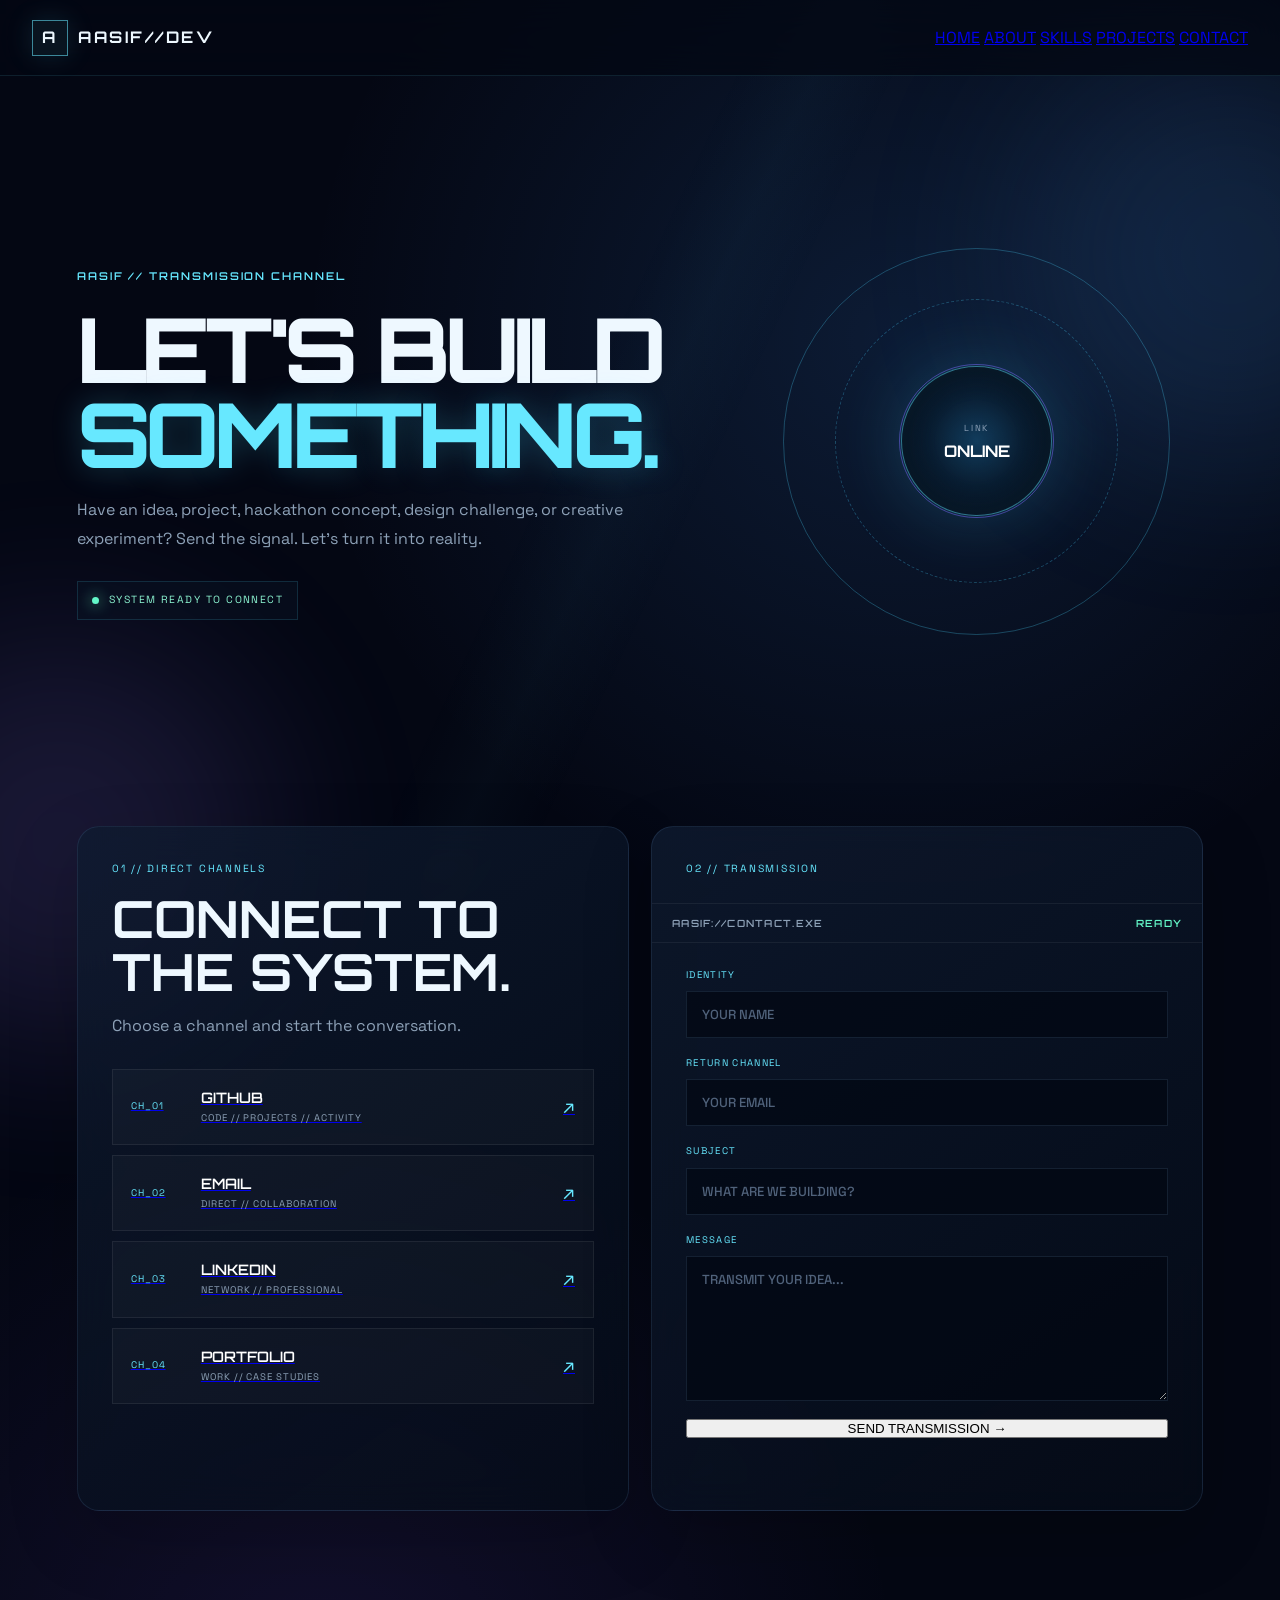
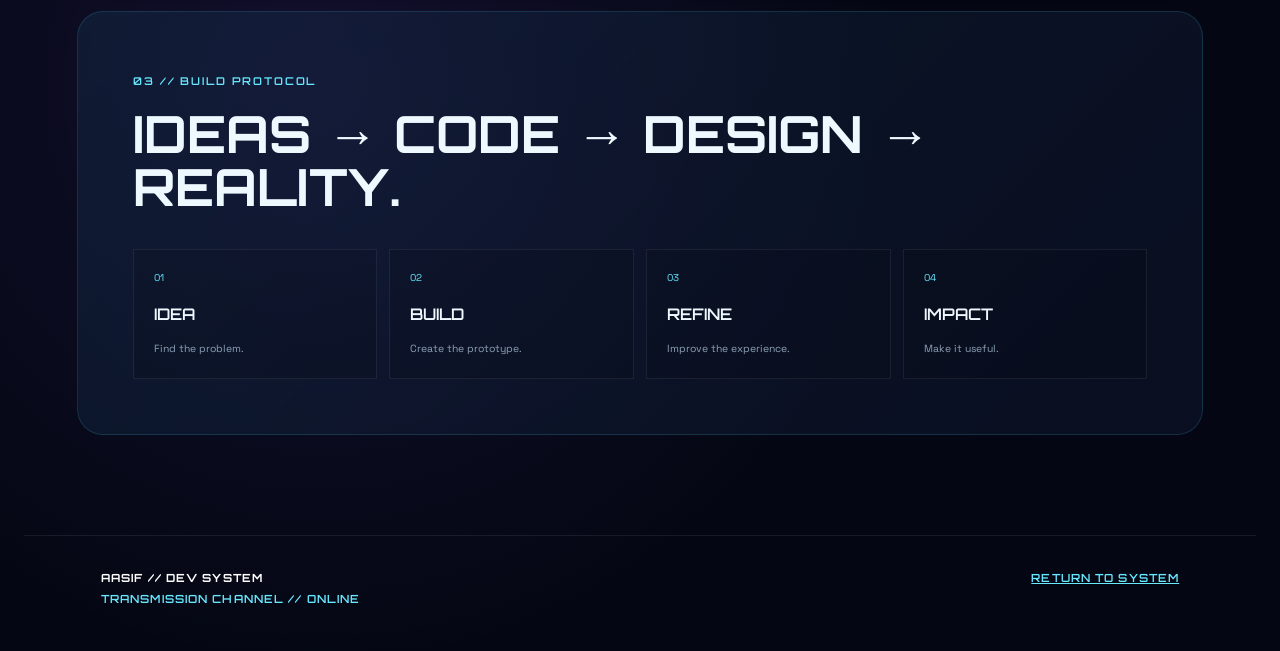
<file: website/pages/contact.html>
<!DOCTYPE html>
<html lang="en">
<head>
    <meta charset="UTF-8">
    <meta name="viewport" content="width=device-width, initial-scale=1.0">
    <meta name="description" content="AASIF // Contact and collaboration">
    <title>AASIF // Connect</title>

    <link rel="preconnect" href="https://fonts.googleapis.com">
    <link rel="preconnect" href="https://fonts.gstatic.com" crossorigin>
    <link href="https://fonts.googleapis.com/css2?family=Orbitron:wght@500;600;700;800&family=Space+Grotesk:wght@400;500;600;700&display=swap" rel="stylesheet">

    <link rel="stylesheet" href="../style.css">
</head>

<body>
    <div class="bg-grid"></div>
    <div class="bg-noise"></div>

    <div class="orb orb-one"></div>
    <div class="orb orb-two"></div>
    <div class="orb orb-three"></div>

    <header class="topbar">
        <a class="brand" href="../index.html" aria-label="AASIF home">
            <span class="brand-mark">A</span>
            <span class="brand-text">AASIF<span>//</span>DEV</span>
        </a>

        <button class="menu-toggle" type="button" aria-label="Toggle navigation">
            <span></span><span></span><span></span>
        </button>

        <nav class="nav-links" aria-label="Primary navigation">
            <a href="../index.html">HOME</a>
            <a href="about.html">ABOUT</a>
            <a href="skills.html">SKILLS</a>
            <a href="projects.html">PROJECTS</a>
            <a class="active" href="contact.html">CONTACT</a>
        </nav>
    </header>

    <main>
        <section class="contact-hero">
            <div class="hero-copy reveal">
                <span class="eyebrow">AASIF // TRANSMISSION CHANNEL</span>
                <h1>LET'S BUILD <span>SOMETHING.</span></h1>
                <p>
                    Have an idea, project, hackathon concept, design challenge,
                    or creative experiment? Send the signal. Let's turn it into reality.
                </p>

                <div class="status-line">
                    <span class="status-dot"></span>
                    <span>SYSTEM READY TO CONNECT</span>
                </div>
            </div>

            <div class="signal-core reveal">
                <div class="signal-ring ring-a"></div>
                <div class="signal-ring ring-b"></div>
                <div class="signal-ring ring-c"></div>
                <div class="signal-center">
                    <span>LINK</span>
                    <strong>ONLINE</strong>
                </div>
            </div>
        </section>

        <section class="contact-section">
            <div class="contact-grid">
                <div class="contact-panel reveal">
                    <div class="panel-label">01 // DIRECT CHANNELS</div>
                    <h2>CONNECT TO THE SYSTEM.</h2>
                    <p class="panel-intro">
                        Choose a channel and start the conversation.
                    </p>

                    <div class="channel-list">
                        <a class="channel" href="https://github.com/Aasif-b-tech" target="_blank" rel="noopener noreferrer">
                            <span class="channel-index">CH_01</span>
                            <div>
                                <strong>GITHUB</strong>
                                <small>CODE // PROJECTS // ACTIVITY</small>
                            </div>
                            <span class="arrow">↗</span>
                        </a>

                        <a class="channel" href="mailto:your-email@example.com">
                            <span class="channel-index">CH_02</span>
                            <div>
                                <strong>EMAIL</strong>
                                <small>DIRECT // COLLABORATION</small>
                            </div>
                            <span class="arrow">↗</span>
                        </a>

                        <a class="channel" href="#" aria-label="LinkedIn placeholder">
                            <span class="channel-index">CH_03</span>
                            <div>
                                <strong>LINKEDIN</strong>
                                <small>NETWORK // PROFESSIONAL</small>
                            </div>
                            <span class="arrow">↗</span>
                        </a>

                        <a class="channel" href="#" aria-label="Portfolio placeholder">
                            <span class="channel-index">CH_04</span>
                            <div>
                                <strong>PORTFOLIO</strong>
                                <small>WORK // CASE STUDIES</small>
                            </div>
                            <span class="arrow">↗</span>
                        </a>
                    </div>
                </div>

                <div class="transmission-panel reveal">
                    <div class="panel-label">02 // TRANSMISSION</div>
                    <div class="terminal-head">
                        <span>AASIF://CONTACT.EXE</span>
                        <span>READY</span>
                    </div>

                    <form id="contactForm" class="contact-form">
                        <label>
                            <span>IDENTITY</span>
                            <input type="text" name="name" placeholder="YOUR NAME" required>
                        </label>

                        <label>
                            <span>RETURN CHANNEL</span>
                            <input type="email" name="email" placeholder="YOUR EMAIL" required>
                        </label>

                        <label>
                            <span>SUBJECT</span>
                            <input type="text" name="subject" placeholder="WHAT ARE WE BUILDING?" required>
                        </label>

                        <label>
                            <span>MESSAGE</span>
                            <textarea name="message" rows="6" placeholder="TRANSMIT YOUR IDEA..." required></textarea>
                        </label>

                        <button class="btn btn-primary" type="submit">
                            SEND TRANSMISSION <span>→</span>
                        </button>

                        <p id="formStatus" class="form-status" aria-live="polite"></p>
                    </form>
                </div>
            </div>
        </section>

        <section class="manifesto reveal">
            <span class="eyebrow">03 // BUILD PROTOCOL</span>
            <h2>IDEAS → CODE → DESIGN → REALITY.</h2>
            <div class="protocol-grid">
                <div><span>01</span><strong>IDEA</strong><small>Find the problem.</small></div>
                <div><span>02</span><strong>BUILD</strong><small>Create the prototype.</small></div>
                <div><span>03</span><strong>REFINE</strong><small>Improve the experience.</small></div>
                <div><span>04</span><strong>IMPACT</strong><small>Make it useful.</small></div>
            </div>
        </section>
    </main>

    <footer class="site-footer">
        <div>
            <strong>AASIF // DEV SYSTEM</strong>
            <span>TRANSMISSION CHANNEL // ONLINE</span>
        </div>
        <a href="../index.html">RETURN TO SYSTEM</a>
    </footer>

    <script src="../script.js"></script>

    <style>
        .contact-hero {
            min-height: 72vh;
            padding: 150px 6vw 90px;
            display: grid;
            grid-template-columns: 1.15fr .85fr;
            align-items: center;
            gap: 60px;
            overflow: hidden;
        }

        .hero-copy h1 {
            font: 800 clamp(3rem, 7vw, 6.5rem)/.94 "Orbitron", sans-serif;
            letter-spacing: -.06em;
            margin: 20px 0;
        }

        .hero-copy h1 span {
            color: var(--cyan);
            text-shadow: 0 0 30px rgba(70,220,255,.25);
        }

        .hero-copy p {
            color: var(--muted);
            max-width: 650px;
            line-height: 1.8;
        }

        .status-line {
            display: inline-flex;
            align-items: center;
            gap: 10px;
            margin-top: 28px;
            padding: 10px 14px;
            border: 1px solid rgba(80,220,255,.15);
            background: rgba(8,18,34,.5);
            color: #8df5d2;
            font-size: .65rem;
            letter-spacing: .14em;
        }

        .status-dot {
            width: 7px;
            height: 7px;
            border-radius: 50%;
            background: #63f7c8;
            box-shadow: 0 0 15px #63f7c8;
            animation: pulse 1.6s infinite;
        }

        @keyframes pulse {
            50% { opacity: .35; transform: scale(.65); }
        }

        .signal-core {
            width: min(430px, 75vw);
            aspect-ratio: 1;
            margin: auto;
            position: relative;
            display: grid;
            place-items: center;
        }

        .signal-ring {
            position: absolute;
            inset: 5%;
            border: 1px solid rgba(75,215,255,.28);
            border-radius: 50%;
            animation: spin 18s linear infinite;
        }

        .ring-b {
            inset: 17%;
            border-style: dashed;
            animation-direction: reverse;
            animation-duration: 11s;
        }

        .ring-c {
            inset: 32%;
            border-color: rgba(132,100,255,.5);
            animation-duration: 7s;
        }

        .signal-center {
            width: 35%;
            aspect-ratio: 1;
            border-radius: 50%;
            display: grid;
            place-items: center;
            align-content: center;
            text-align: center;
            background: radial-gradient(circle, rgba(42,190,255,.22), rgba(5,12,25,.96) 68%);
            border: 1px solid rgba(90,225,255,.5);
            box-shadow: 0 0 70px rgba(55,205,255,.22), inset 0 0 35px rgba(55,205,255,.12);
            z-index: 2;
        }

        .signal-center span,
        .signal-center small {
            color: var(--muted);
            font-size: .55rem;
            letter-spacing: .18em;
        }

        .signal-center strong {
            font: 700 1rem "Orbitron", sans-serif;
            color: #fff;
            margin-top: 5px;
        }

        @keyframes spin {
            to { transform: rotate(360deg); }
        }

        .contact-section {
            padding: 80px 6vw 100px;
        }

        .contact-grid {
            display: grid;
            grid-template-columns: 1fr 1fr;
            gap: 22px;
        }

        .contact-panel,
        .transmission-panel {
            border: 1px solid rgba(130,190,255,.12);
            background: linear-gradient(145deg, rgba(15,27,48,.8), rgba(5,12,24,.74));
            backdrop-filter: blur(18px);
            border-radius: 22px;
            padding: 34px;
            box-shadow: 0 25px 70px rgba(0,0,0,.2);
        }

        .panel-label {
            color: var(--cyan);
            font-size: .65rem;
            letter-spacing: .17em;
        }

        .contact-panel h2,
        .manifesto h2 {
            font: 700 clamp(1.8rem, 4vw, 3.3rem)/1.05 "Orbitron", sans-serif;
            margin: 14px 0;
        }

        .panel-intro {
            color: var(--muted);
            margin-bottom: 30px;
        }

        .channel-list {
            display: grid;
            gap: 10px;
        }

        .channel {
            display: grid;
            grid-template-columns: 55px 1fr auto;
            align-items: center;
            gap: 15px;
            padding: 18px;
            border: 1px solid rgba(255,255,255,.07);
            background: rgba(255,255,255,.025);
            transition: .25s ease;
        }

        .channel:hover {
            transform: translateX(5px);
            border-color: rgba(75,215,255,.3);
            background: rgba(55,190,255,.055);
        }

        .channel-index {
            color: var(--cyan);
            font-size: .6rem;
            letter-spacing: .1em;
        }

        .channel div {
            display: flex;
            flex-direction: column;
            gap: 5px;
        }

        .channel strong {
            font: 600 .9rem "Orbitron", sans-serif;
            color: #fff;
        }

        .channel small {
            color: var(--muted);
            font-size: .6rem;
            letter-spacing: .1em;
        }

        .arrow {
            color: var(--cyan);
            font-size: 1.2rem;
        }

        .terminal-head {
            margin: 25px -34px 25px;
            padding: 13px 20px;
            border-top: 1px solid rgba(255,255,255,.06);
            border-bottom: 1px solid rgba(255,255,255,.06);
            display: flex;
            justify-content: space-between;
            color: var(--muted);
            font: 600 .62rem "Orbitron", sans-serif;
            letter-spacing: .13em;
        }

        .terminal-head span:last-child {
            color: #63f7c8;
        }

        .contact-form {
            display: grid;
            gap: 18px;
        }

        .contact-form label {
            display: grid;
            gap: 8px;
        }

        .contact-form label > span {
            color: var(--cyan);
            font-size: .6rem;
            letter-spacing: .14em;
        }

        .contact-form input,
        .contact-form textarea {
            width: 100%;
            border: 1px solid rgba(120,170,220,.14);
            outline: none;
            background: rgba(2,8,18,.72);
            color: #fff;
            padding: 14px 15px;
            font: 500 .82rem "Space Grotesk", sans-serif;
            transition: border-color .2s ease, box-shadow .2s ease;
        }

        .contact-form textarea {
            resize: vertical;
            min-height: 145px;
        }

        .contact-form input:focus,
        .contact-form textarea:focus {
            border-color: rgba(70,220,255,.5);
            box-shadow: 0 0 0 3px rgba(70,220,255,.06);
        }

        .contact-form input::placeholder,
        .contact-form textarea::placeholder {
            color: #50627b;
        }

        .form-status {
            min-height: 20px;
            color: #63f7c8;
            font-size: .72rem;
        }

        .manifesto {
            margin: 0 6vw 100px;
            padding: 55px;
            border: 1px solid rgba(80,220,255,.15);
            border-radius: 26px;
            background: linear-gradient(135deg, rgba(28,76,110,.23), rgba(15,21,44,.58));
        }

        .manifesto > p {
            color: var(--muted);
        }

        .protocol-grid {
            display: grid;
            grid-template-columns: repeat(4, 1fr);
            gap: 12px;
            margin-top: 35px;
        }

        .protocol-grid div {
            min-height: 130px;
            padding: 20px;
            border: 1px solid rgba(255,255,255,.07);
            background: rgba(0,0,0,.12);
            display: flex;
            flex-direction: column;
            justify-content: space-between;
        }

        .protocol-grid span {
            color: var(--cyan);
            font-size: .62rem;
        }

        .protocol-grid strong {
            font: 600 1rem "Orbitron", sans-serif;
        }

        .protocol-grid small {
            color: var(--muted);
            font-size: .65rem;
        }

        .site-footer {
            padding: 35px 6vw 45px;
            border-top: 1px solid rgba(255,255,255,.08);
            display: flex;
            justify-content: space-between;
            gap: 20px;
            color: var(--muted);
            font-size: .7rem;
            letter-spacing: .1em;
        }

        .site-footer div {
            display: flex;
            flex-direction: column;
            gap: 7px;
        }

        .site-footer strong {
            color: #fff;
            font-family: "Orbitron", sans-serif;
        }

        .site-footer a {
            color: var(--cyan);
        }

        @media (max-width: 900px) {
            .contact-hero,
            .contact-grid {
                grid-template-columns: 1fr;
            }

            .signal-core {
                width: min(350px, 72vw);
            }

            .protocol-grid {
                grid-template-columns: 1fr 1fr;
            }
        }

        @media (max-width: 650px) {
            .contact-hero {
                padding-top: 125px;
            }

            .hero-copy h1 {
                font-size: 3rem;
            }

            .contact-section {
                padding-top: 55px;
            }

            .contact-panel,
            .transmission-panel {
                padding: 25px;
            }

            .terminal-head {
                margin-left: -25px;
                margin-right: -25px;
            }

            .channel {
                grid-template-columns: 45px 1fr auto;
            }

            .protocol-grid {
                grid-template-columns: 1fr;
            }

            .manifesto {
                margin-bottom: 75px;
                padding: 32px 25px;
            }

            .site-footer {
                flex-direction: column;
            }
        }
    </style>

    <script>
        const form = document.getElementById("contactForm");
        const status = document.getElementById("formStatus");

        form.addEventListener("submit", (event) => {
            event.preventDefault();

            const data = new FormData(form);
            const name = data.get("name");
            const email = data.get("email");
            const subject = data.get("subject");
            const message = data.get("message");

            const mailto = `mailto:your-email@example.com?subject=${encodeURIComponent(subject)}&body=${encodeURIComponent(
                `Name: ${name}\nEmail: ${email}\n\n${message}`
            )}`;

            status.textContent = "TRANSMISSION PREPARED // OPENING EMAIL CLIENT...";
            window.location.href = mailto;
        });
    </script>
</body>
</html>
</file>
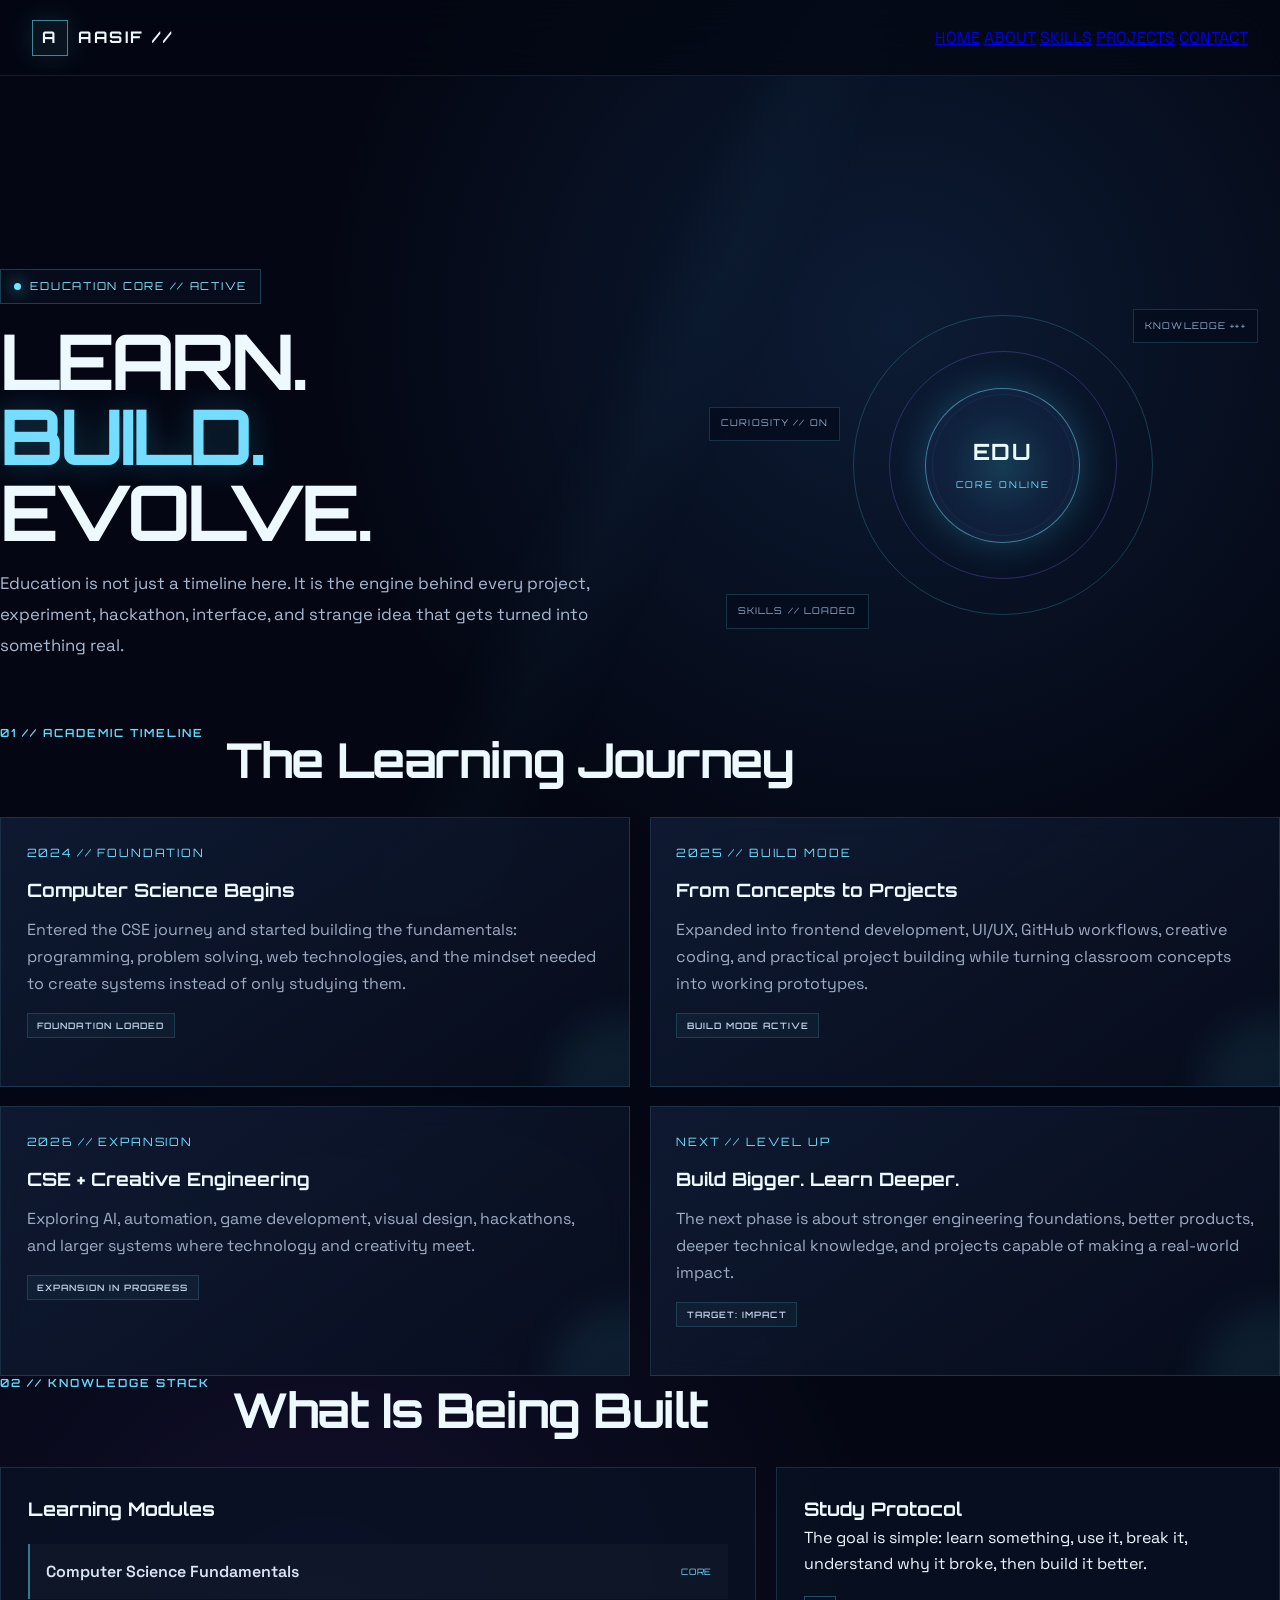
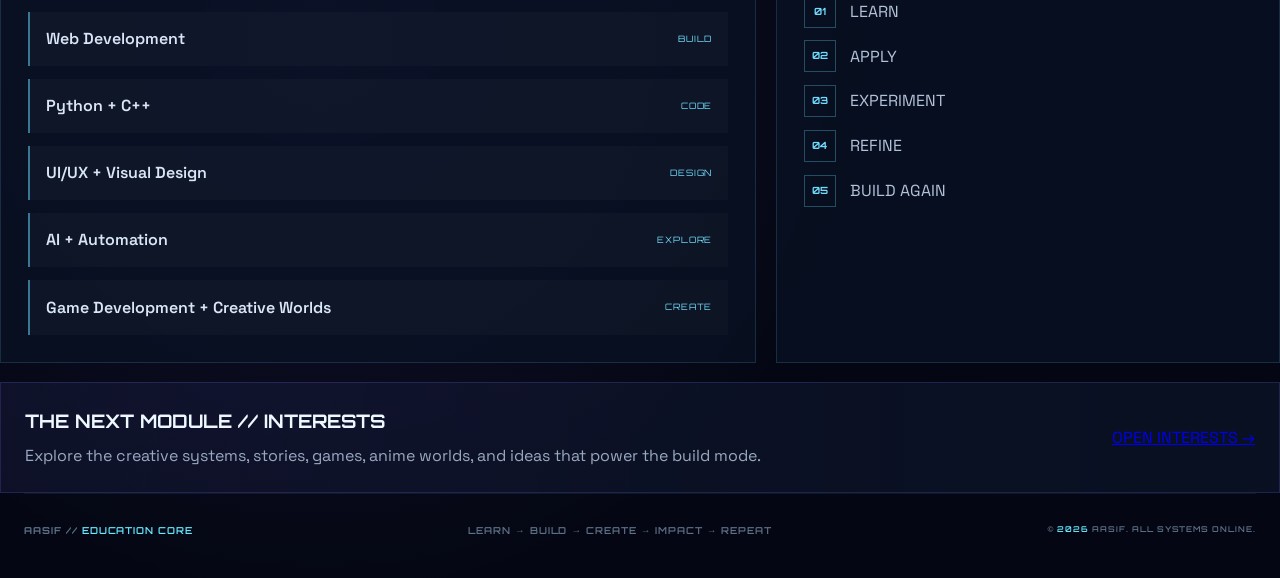
<file: website/pages/education.html>
<!DOCTYPE html>
<html lang="en">
<head>
    <meta charset="UTF-8">
    <meta name="viewport" content="width=device-width, initial-scale=1.0">
    <meta name="description" content="AASIF // Education and learning journey">
    <title>AASIF // Education Core</title>

    <link rel="preconnect" href="https://fonts.googleapis.com">
    <link rel="preconnect" href="https://fonts.gstatic.com" crossorigin>
    <link href="https://fonts.googleapis.com/css2?family=Orbitron:wght@400;500;600;700;800&family=Space+Grotesk:wght@400;500;600;700&display=swap" rel="stylesheet">

    <link rel="stylesheet" href="../style.css">
    <script src="../script.js" defer></script>

    <style>
        .education-page {
            padding-top: 8rem;
        }

        .education-hero {
            min-height: 58vh;
            display: grid;
            grid-template-columns: 1.1fr 0.9fr;
            gap: 3rem;
            align-items: center;
        }

        .education-kicker {
            display: inline-flex;
            align-items: center;
            gap: 0.6rem;
            margin-bottom: 1.2rem;
            padding: 0.5rem 0.8rem;
            border: 1px solid rgba(96, 214, 255, 0.24);
            background: rgba(9, 19, 38, 0.48);
            color: #8ee8ff;
            font-family: "Orbitron", sans-serif;
            font-size: 0.68rem;
            letter-spacing: 0.16em;
            text-transform: uppercase;
        }

        .education-kicker::before {
            content: "";
            width: 7px;
            height: 7px;
            border-radius: 50%;
            background: #6ee7ff;
            box-shadow: 0 0 16px #6ee7ff;
        }

        .education-hero h1 {
            max-width: 850px;
            margin: 0 0 1.2rem;
            font-family: "Orbitron", sans-serif;
            font-size: clamp(2.5rem, 6vw, 6rem);
            line-height: 0.98;
            letter-spacing: -0.05em;
        }

        .education-hero h1 span {
            color: #75ddff;
            text-shadow: 0 0 30px rgba(70, 210, 255, 0.25);
        }

        .education-hero p {
            max-width: 700px;
            color: #a9b8d1;
            font-size: 1.05rem;
            line-height: 1.85;
        }

        .education-core {
            position: relative;
            min-height: 390px;
            display: grid;
            place-items: center;
        }

        .core-orbit {
            position: absolute;
            width: 300px;
            height: 300px;
            border: 1px solid rgba(100, 220, 255, 0.22);
            border-radius: 50%;
            animation: orbitSpin 18s linear infinite;
        }

        .core-orbit::before,
        .core-orbit::after {
            content: "";
            position: absolute;
            inset: 35px;
            border: 1px solid rgba(147, 114, 255, 0.28);
            border-radius: 50%;
        }

        .core-orbit::after {
            inset: 78px;
            border-color: rgba(89, 226, 255, 0.35);
        }

        .core-center {
            position: relative;
            z-index: 2;
            width: 155px;
            height: 155px;
            display: grid;
            place-items: center;
            border-radius: 50%;
            border: 1px solid rgba(120, 228, 255, 0.5);
            background:
                radial-gradient(circle, rgba(74, 215, 255, 0.2), rgba(17, 29, 58, 0.82) 62%);
            box-shadow:
                0 0 35px rgba(64, 210, 255, 0.24),
                inset 0 0 35px rgba(74, 215, 255, 0.08);
            font-family: "Orbitron", sans-serif;
            text-align: center;
        }

        .core-center strong {
            display: block;
            color: #e9fbff;
            font-size: 1.4rem;
            letter-spacing: 0.08em;
        }

        .core-center small {
            color: #72dcff;
            font-size: 0.58rem;
            letter-spacing: 0.2em;
        }

        .orbit-label {
            position: absolute;
            z-index: 3;
            padding: 0.55rem 0.7rem;
            border: 1px solid rgba(119, 221, 255, 0.18);
            background: rgba(5, 13, 29, 0.76);
            color: #91a9c8;
            font-family: "Orbitron", sans-serif;
            font-size: 0.58rem;
            letter-spacing: 0.12em;
        }

        .orbit-label.one { top: 10%; right: 4%; }
        .orbit-label.two { bottom: 8%; left: 0; }
        .orbit-label.three { top: 35%; left: -3%; }

        .section-heading {
            margin-bottom: 2rem;
        }

        .section-heading .eyebrow {
            color: #65dcff;
            font-family: "Orbitron", sans-serif;
            font-size: 0.7rem;
            letter-spacing: 0.18em;
            text-transform: uppercase;
        }

        .section-heading h2 {
            margin: 0.55rem 0 0;
            font-family: "Orbitron", sans-serif;
            font-size: clamp(1.7rem, 4vw, 3rem);
        }

        .education-grid {
            display: grid;
            grid-template-columns: repeat(2, 1fr);
            gap: 1.2rem;
        }

        .education-card {
            position: relative;
            overflow: hidden;
            padding: 1.6rem;
            min-height: 220px;
            border: 1px solid rgba(111, 207, 255, 0.16);
            background: linear-gradient(145deg, rgba(18, 31, 58, 0.78), rgba(8, 15, 31, 0.72));
            backdrop-filter: blur(14px);
            transition: transform 0.3s ease, border-color 0.3s ease;
        }

        .education-card:hover {
            transform: translateY(-6px);
            border-color: rgba(100, 222, 255, 0.42);
        }

        .education-card::after {
            content: "";
            position: absolute;
            width: 150px;
            height: 150px;
            right: -70px;
            bottom: -80px;
            border-radius: 50%;
            background: rgba(78, 209, 255, 0.08);
            filter: blur(18px);
        }

        .education-card .year {
            color: #6edfff;
            font-family: "Orbitron", sans-serif;
            font-size: 0.72rem;
            letter-spacing: 0.16em;
        }

        .education-card h3 {
            margin: 0.8rem 0 0.7rem;
            font-family: "Orbitron", sans-serif;
            font-size: 1.15rem;
        }

        .education-card p {
            margin: 0;
            color: #9eacc4;
            line-height: 1.7;
        }

        .education-card .status {
            display: inline-block;
            margin-top: 1rem;
            padding: 0.38rem 0.6rem;
            border: 1px solid rgba(113, 222, 255, 0.16);
            color: #c3d5eb;
            font-family: "Orbitron", sans-serif;
            font-size: 0.55rem;
            letter-spacing: 0.12em;
        }

        .learning-stack {
            display: grid;
            grid-template-columns: 1.2fr 0.8fr;
            gap: 1.2rem;
            margin-top: 1.2rem;
        }

        .learning-panel {
            padding: 1.7rem;
            border: 1px solid rgba(111, 207, 255, 0.16);
            background: rgba(9, 18, 36, 0.72);
        }

        .learning-panel h3 {
            margin-top: 0;
            font-family: "Orbitron", sans-serif;
        }

        .learning-list {
            display: grid;
            gap: 0.8rem;
            margin-top: 1.2rem;
        }

        .learning-item {
            display: flex;
            align-items: center;
            justify-content: space-between;
            gap: 1rem;
            padding: 0.9rem 1rem;
            border-left: 2px solid rgba(98, 219, 255, 0.5);
            background: rgba(255, 255, 255, 0.025);
        }

        .learning-item span:first-child {
            color: #d9e6f7;
            font-weight: 600;
        }

        .learning-item span:last-child {
            color: #72dfff;
            font-family: "Orbitron", sans-serif;
            font-size: 0.55rem;
            letter-spacing: 0.1em;
        }

        .protocol {
            display: grid;
            gap: 0.8rem;
            margin-top: 1.2rem;
        }

        .protocol-step {
            display: flex;
            align-items: center;
            gap: 0.9rem;
            color: #b3c2d9;
        }

        .protocol-step b {
            width: 32px;
            height: 32px;
            display: grid;
            place-items: center;
            border: 1px solid rgba(104, 220, 255, 0.3);
            color: #72dcff;
            font-family: "Orbitron", sans-serif;
            font-size: 0.62rem;
        }

        .education-next {
            margin-top: 1.2rem;
            display: flex;
            align-items: center;
            justify-content: space-between;
            gap: 1rem;
            padding: 1.5rem;
            border: 1px solid rgba(126, 111, 255, 0.2);
            background: linear-gradient(90deg, rgba(61, 70, 140, 0.16), rgba(12, 22, 42, 0.65));
        }

        .education-next h3 {
            margin: 0 0 0.35rem;
            font-family: "Orbitron", sans-serif;
        }

        .education-next p {
            margin: 0;
            color: #99a9c0;
        }

        @keyframes orbitSpin {
            to { transform: rotate(360deg); }
        }

        @media (max-width: 900px) {
            .education-hero,
            .learning-stack {
                grid-template-columns: 1fr;
            }

            .education-core {
                min-height: 330px;
            }
        }

        @media (max-width: 650px) {
            .education-page {
                padding-top: 6.5rem;
            }

            .education-grid {
                grid-template-columns: 1fr;
            }

            .education-core {
                min-height: 280px;
                transform: scale(0.85);
            }

            .education-next {
                align-items: flex-start;
                flex-direction: column;
            }
        }

        @media (prefers-reduced-motion: reduce) {
            .core-orbit {
                animation: none;
            }
        }
    </style>
</head>

<body>
    <div class="page-noise"></div>
    <div class="ambient ambient-one"></div>
    <div class="ambient ambient-two"></div>

    <header class="topbar">
        <a class="brand" href="../index.html">
            <span class="brand-mark">A</span>
            <span>AASIF<span class="brand-slash"> //</span></span>
        </a>

        <button class="menu-toggle" aria-label="Toggle navigation">
            <span></span>
            <span></span>
            <span></span>
        </button>

        <nav class="nav-links">
            <a href="../index.html">HOME</a>
            <a href="about.html">ABOUT</a>
            <a href="skills.html">SKILLS</a>
            <a href="projects.html">PROJECTS</a>
            <a href="contact.html">CONTACT</a>
        </nav>
    </header>

    <main class="container education-page">
        <section class="education-hero reveal">
            <div>
                <div class="education-kicker">EDUCATION CORE // ACTIVE</div>
                <h1>LEARN.<br><span>BUILD.</span><br>EVOLVE.</h1>
                <p>
                    Education is not just a timeline here. It is the engine behind every
                    project, experiment, hackathon, interface, and strange idea that gets
                    turned into something real.
                </p>
            </div>

            <div class="education-core" aria-label="Education core visualization">
                <div class="core-orbit"></div>
                <div class="orbit-label one">KNOWLEDGE +++</div>
                <div class="orbit-label two">SKILLS // LOADED</div>
                <div class="orbit-label three">CURIOSITY // ON</div>

                <div class="core-center">
                    <div>
                        <strong>EDU</strong>
                        <small>CORE ONLINE</small>
                    </div>
                </div>
            </div>
        </section>

        <section class="section-block reveal">
            <div class="section-heading">
                <div class="eyebrow">01 // ACADEMIC TIMELINE</div>
                <h2>The Learning Journey</h2>
            </div>

            <div class="education-grid">
                <article class="education-card">
                    <div class="year">2024 // FOUNDATION</div>
                    <h3>Computer Science Begins</h3>
                    <p>
                        Entered the CSE journey and started building the fundamentals:
                        programming, problem solving, web technologies, and the mindset
                        needed to create systems instead of only studying them.
                    </p>
                    <span class="status">FOUNDATION LOADED</span>
                </article>

                <article class="education-card">
                    <div class="year">2025 // BUILD MODE</div>
                    <h3>From Concepts to Projects</h3>
                    <p>
                        Expanded into frontend development, UI/UX, GitHub workflows,
                        creative coding, and practical project building while turning
                        classroom concepts into working prototypes.
                    </p>
                    <span class="status">BUILD MODE ACTIVE</span>
                </article>

                <article class="education-card">
                    <div class="year">2026 // EXPANSION</div>
                    <h3>CSE + Creative Engineering</h3>
                    <p>
                        Exploring AI, automation, game development, visual design,
                        hackathons, and larger systems where technology and creativity
                        meet.
                    </p>
                    <span class="status">EXPANSION IN PROGRESS</span>
                </article>

                <article class="education-card">
                    <div class="year">NEXT // LEVEL UP</div>
                    <h3>Build Bigger. Learn Deeper.</h3>
                    <p>
                        The next phase is about stronger engineering foundations,
                        better products, deeper technical knowledge, and projects
                        capable of making a real-world impact.
                    </p>
                    <span class="status">TARGET: IMPACT</span>
                </article>
            </div>
        </section>

        <section class="section-block reveal">
            <div class="section-heading">
                <div class="eyebrow">02 // KNOWLEDGE STACK</div>
                <h2>What Is Being Built</h2>
            </div>

            <div class="learning-stack">
                <div class="learning-panel">
                    <h3>Learning Modules</h3>

                    <div class="learning-list">
                        <div class="learning-item">
                            <span>Computer Science Fundamentals</span>
                            <span>CORE</span>
                        </div>
                        <div class="learning-item">
                            <span>Web Development</span>
                            <span>BUILD</span>
                        </div>
                        <div class="learning-item">
                            <span>Python + C++</span>
                            <span>CODE</span>
                        </div>
                        <div class="learning-item">
                            <span>UI/UX + Visual Design</span>
                            <span>DESIGN</span>
                        </div>
                        <div class="learning-item">
                            <span>AI + Automation</span>
                            <span>EXPLORE</span>
                        </div>
                        <div class="learning-item">
                            <span>Game Development + Creative Worlds</span>
                            <span>CREATE</span>
                        </div>
                    </div>
                </div>

                <div class="learning-panel">
                    <h3>Study Protocol</h3>
                    <p>
                        The goal is simple: learn something, use it, break it,
                        understand why it broke, then build it better.
                    </p>

                    <div class="protocol">
                        <div class="protocol-step">
                            <b>01</b>
                            <span>LEARN</span>
                        </div>
                        <div class="protocol-step">
                            <b>02</b>
                            <span>APPLY</span>
                        </div>
                        <div class="protocol-step">
                            <b>03</b>
                            <span>EXPERIMENT</span>
                        </div>
                        <div class="protocol-step">
                            <b>04</b>
                            <span>REFINE</span>
                        </div>
                        <div class="protocol-step">
                            <b>05</b>
                            <span>BUILD AGAIN</span>
                        </div>
                    </div>
                </div>
            </div>
        </section>

        <section class="education-next reveal">
            <div>
                <h3>THE NEXT MODULE // INTERESTS</h3>
                <p>Explore the creative systems, stories, games, anime worlds, and ideas that power the build mode.</p>
            </div>
            <a class="btn btn-primary" href="interests.html">OPEN INTERESTS →</a>
        </section>
    </main>

    <footer class="site-footer">
        <div>
            <strong>AASIF //</strong>
            <span>EDUCATION CORE</span>
        </div>
        <p>LEARN → BUILD → CREATE → IMPACT → REPEAT</p>
        <small>© <span data-year></span> AASIF. ALL SYSTEMS ONLINE.</small>
    </footer>
</body>
</html>
</file>
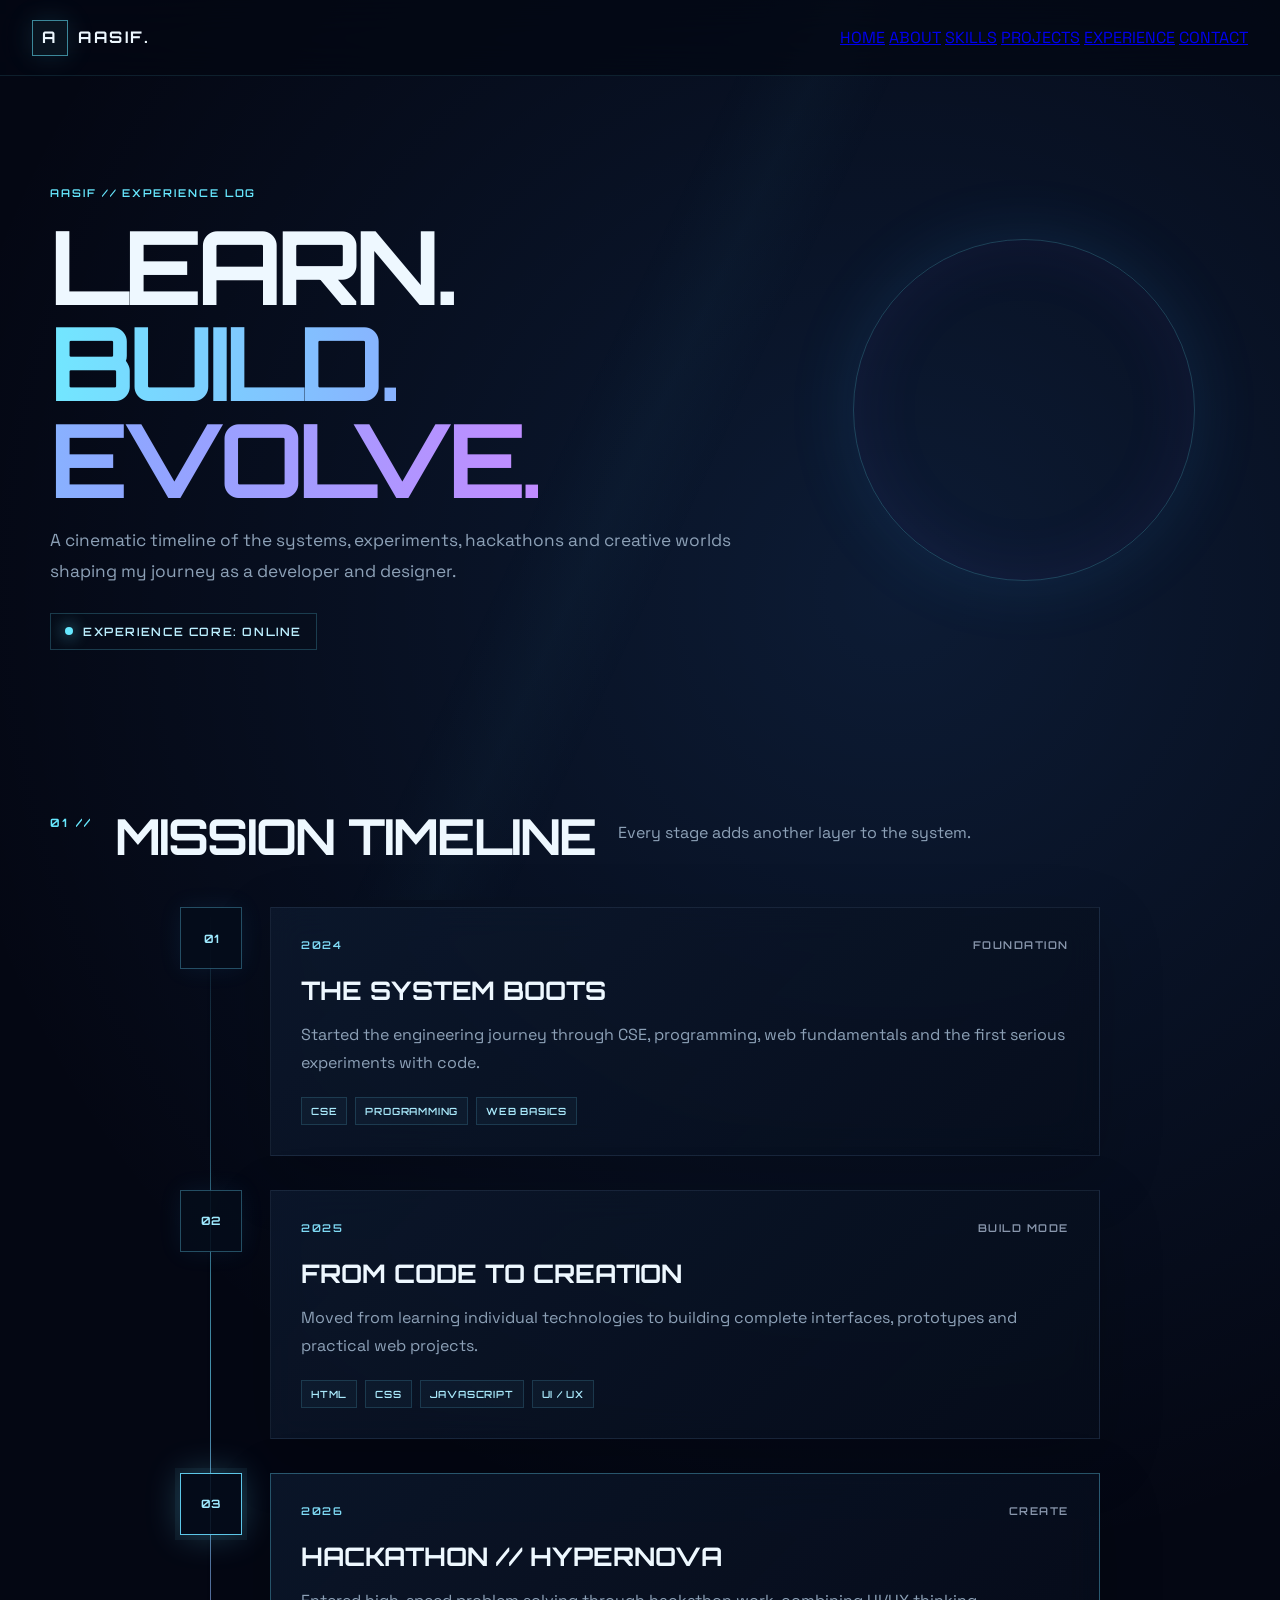
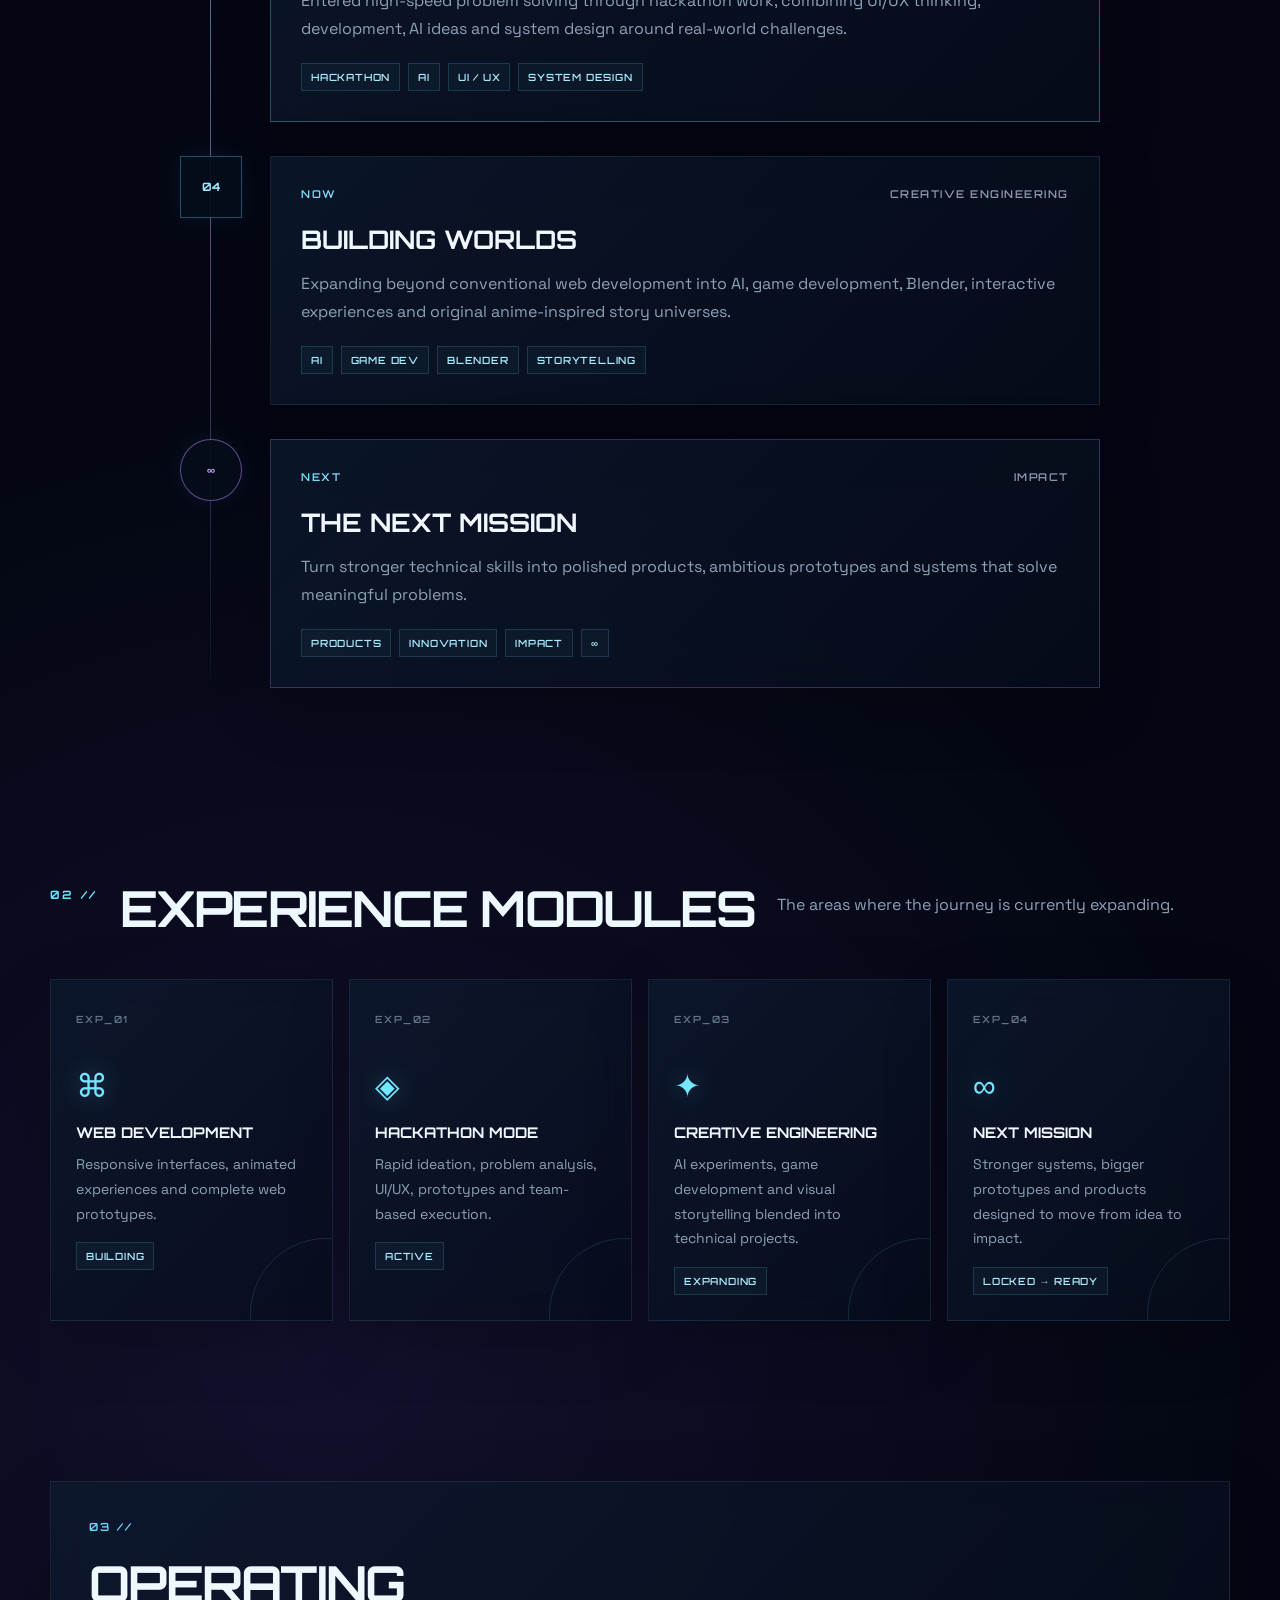
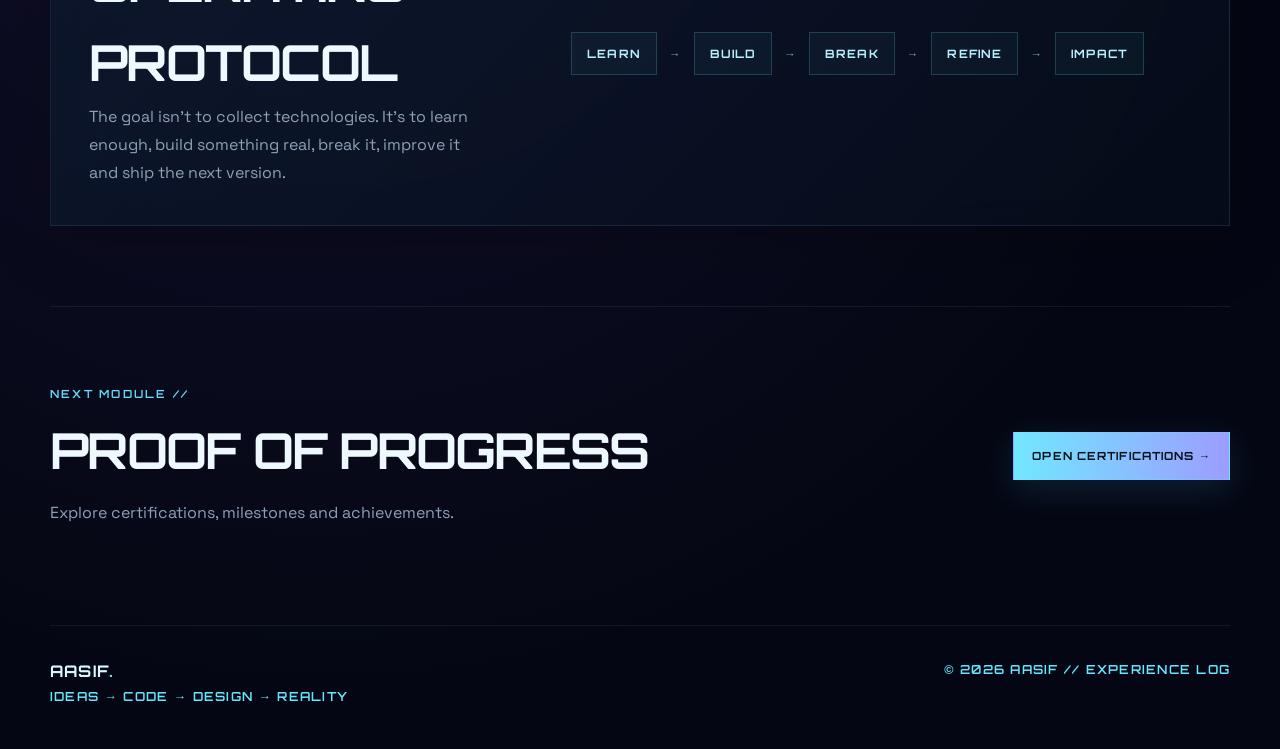
<file: website/pages/experience.html>
<!DOCTYPE html>
<html lang="en">
<head>
    <meta charset="UTF-8">
    <meta name="viewport" content="width=device-width, initial-scale=1.0">
    <meta name="description" content="AASIF // Experience — development, hackathons, creative engineering and future missions.">
    <title>AASIF // Experience</title>

    <link rel="preconnect" href="https://fonts.googleapis.com">
    <link rel="preconnect" href="https://fonts.gstatic.com" crossorigin>
    <link href="https://fonts.googleapis.com/css2?family=Orbitron:wght@400;500;600;700;800&family=Space+Grotesk:wght@400;500;600;700&display=swap" rel="stylesheet">

    <link rel="stylesheet" href="../style.css">
    <script src="../script.js" defer></script>
</head>

<body>
    <div class="ambient ambient-one"></div>
    <div class="ambient ambient-two"></div>
    <div class="grid-overlay"></div>

    <header class="topbar">
        <a class="brand" href="../index.html" aria-label="AASIF home">
            <span class="brand-mark">A</span>
            <span>AASIF<span class="brand-dot">.</span></span>
        </a>

        <button class="menu-toggle" aria-label="Open navigation" aria-expanded="false">
            <span></span><span></span><span></span>
        </button>

        <nav class="nav-links" aria-label="Main navigation">
            <a href="../index.html">HOME</a>
            <a href="about.html">ABOUT</a>
            <a href="skills.html">SKILLS</a>
            <a href="projects.html">PROJECTS</a>
            <a href="experience.html" class="active">EXPERIENCE</a>
            <a href="contact.html">CONTACT</a>
        </nav>
    </header>

    <main>
        <section class="experience-hero page-section reveal">
            <div class="eyebrow">AASIF // EXPERIENCE LOG</div>
            <h1>LEARN.<br><span>BUILD. EVOLVE.</span></h1>
            <p>
                A cinematic timeline of the systems, experiments, hackathons and
                creative worlds shaping my journey as a developer and designer.
            </p>

            <div class="hero-status">
                <span class="status-dot"></span>
                EXPERIENCE CORE: ONLINE
            </div>
        </section>

        <section class="timeline-section page-section">
            <div class="section-heading reveal">
                <span class="section-index">01 //</span>
                <h2>MISSION TIMELINE</h2>
                <p>Every stage adds another layer to the system.</p>
            </div>

            <div class="experience-timeline">
                <article class="timeline-item reveal">
                    <div class="timeline-marker">
                        <span>01</span>
                    </div>
                    <div class="timeline-card">
                        <div class="timeline-meta">
                            <span>2024</span>
                            <span>FOUNDATION</span>
                        </div>
                        <h3>THE SYSTEM BOOTS</h3>
                        <p>
                            Started the engineering journey through CSE, programming,
                            web fundamentals and the first serious experiments with code.
                        </p>
                        <div class="tag-row">
                            <span>CSE</span>
                            <span>PROGRAMMING</span>
                            <span>WEB BASICS</span>
                        </div>
                    </div>
                </article>

                <article class="timeline-item reveal">
                    <div class="timeline-marker">
                        <span>02</span>
                    </div>
                    <div class="timeline-card">
                        <div class="timeline-meta">
                            <span>2025</span>
                            <span>BUILD MODE</span>
                        </div>
                        <h3>FROM CODE TO CREATION</h3>
                        <p>
                            Moved from learning individual technologies to building
                            complete interfaces, prototypes and practical web projects.
                        </p>
                        <div class="tag-row">
                            <span>HTML</span>
                            <span>CSS</span>
                            <span>JAVASCRIPT</span>
                            <span>UI / UX</span>
                        </div>
                    </div>
                </article>

                <article class="timeline-item reveal">
                    <div class="timeline-marker active-marker">
                        <span>03</span>
                    </div>
                    <div class="timeline-card featured-timeline">
                        <div class="timeline-meta">
                            <span>2026</span>
                            <span>CREATE</span>
                        </div>
                        <h3>HACKATHON // HYPERNOVA</h3>
                        <p>
                            Entered high-speed problem solving through hackathon work,
                            combining UI/UX thinking, development, AI ideas and system
                            design around real-world challenges.
                        </p>
                        <div class="tag-row">
                            <span>HACKATHON</span>
                            <span>AI</span>
                            <span>UI / UX</span>
                            <span>SYSTEM DESIGN</span>
                        </div>
                    </div>
                </article>

                <article class="timeline-item reveal">
                    <div class="timeline-marker">
                        <span>04</span>
                    </div>
                    <div class="timeline-card">
                        <div class="timeline-meta">
                            <span>NOW</span>
                            <span>CREATIVE ENGINEERING</span>
                        </div>
                        <h3>BUILDING WORLDS</h3>
                        <p>
                            Expanding beyond conventional web development into AI,
                            game development, Blender, interactive experiences and
                            original anime-inspired story universes.
                        </p>
                        <div class="tag-row">
                            <span>AI</span>
                            <span>GAME DEV</span>
                            <span>BLENDER</span>
                            <span>STORYTELLING</span>
                        </div>
                    </div>
                </article>

                <article class="timeline-item reveal">
                    <div class="timeline-marker future-marker">
                        <span>∞</span>
                    </div>
                    <div class="timeline-card future-card">
                        <div class="timeline-meta">
                            <span>NEXT</span>
                            <span>IMPACT</span>
                        </div>
                        <h3>THE NEXT MISSION</h3>
                        <p>
                            Turn stronger technical skills into polished products,
                            ambitious prototypes and systems that solve meaningful
                            problems.
                        </p>
                        <div class="tag-row">
                            <span>PRODUCTS</span>
                            <span>INNOVATION</span>
                            <span>IMPACT</span>
                            <span>∞</span>
                        </div>
                    </div>
                </article>
            </div>
        </section>

        <section class="experience-modules page-section">
            <div class="section-heading reveal">
                <span class="section-index">02 //</span>
                <h2>EXPERIENCE MODULES</h2>
                <p>The areas where the journey is currently expanding.</p>
            </div>

            <div class="module-grid">
                <article class="module-card reveal">
                    <span class="module-code">EXP_01</span>
                    <div class="module-icon">⌘</div>
                    <h3>WEB DEVELOPMENT</h3>
                    <p>Responsive interfaces, animated experiences and complete web prototypes.</p>
                    <span class="module-state">BUILDING</span>
                </article>

                <article class="module-card reveal">
                    <span class="module-code">EXP_02</span>
                    <div class="module-icon">◈</div>
                    <h3>HACKATHON MODE</h3>
                    <p>Rapid ideation, problem analysis, UI/UX, prototypes and team-based execution.</p>
                    <span class="module-state">ACTIVE</span>
                </article>

                <article class="module-card reveal">
                    <span class="module-code">EXP_03</span>
                    <div class="module-icon">✦</div>
                    <h3>CREATIVE ENGINEERING</h3>
                    <p>AI experiments, game development and visual storytelling blended into technical projects.</p>
                    <span class="module-state">EXPANDING</span>
                </article>

                <article class="module-card reveal">
                    <span class="module-code">EXP_04</span>
                    <div class="module-icon">∞</div>
                    <h3>NEXT MISSION</h3>
                    <p>Stronger systems, bigger prototypes and products designed to move from idea to impact.</p>
                    <span class="module-state">LOCKED → READY</span>
                </article>
            </div>
        </section>

        <section class="protocol-section page-section reveal">
            <div class="protocol-panel">
                <div class="protocol-copy">
                    <span class="section-index">03 //</span>
                    <h2>OPERATING PROTOCOL</h2>
                    <p>
                        The goal isn't to collect technologies. It's to learn enough,
                        build something real, break it, improve it and ship the next version.
                    </p>
                </div>

                <div class="protocol-flow">
                    <span>LEARN</span>
                    <b>→</b>
                    <span>BUILD</span>
                    <b>→</b>
                    <span>BREAK</span>
                    <b>→</b>
                    <span>REFINE</span>
                    <b>→</b>
                    <span>IMPACT</span>
                </div>
            </div>
        </section>

        <section class="next-page page-section reveal">
            <div>
                <span class="section-index">NEXT MODULE //</span>
                <h2>PROOF OF PROGRESS</h2>
                <p>Explore certifications, milestones and achievements.</p>
            </div>
            <a class="btn btn-primary" href="certifications.html">OPEN CERTIFICATIONS →</a>
        </section>
    </main>

    <footer class="site-footer">
        <div>
            <strong>AASIF<span class="brand-dot">.</span></strong>
            <span>IDEAS → CODE → DESIGN → REALITY</span>
        </div>
        <span>© <span data-year></span> AASIF // EXPERIENCE LOG</span>
    </footer>

    <style>
        .page-section {
            width: min(1180px, calc(100% - 40px));
            margin-inline: auto;
        }

        .experience-hero {
            min-height: 70vh;
            display: grid;
            align-content: center;
            padding: 110px 0 80px;
            position: relative;
        }

        .experience-hero::after {
            content: "";
            position: absolute;
            width: 340px;
            height: 340px;
            right: 3%;
            top: 25%;
            border: 1px solid rgba(99, 226, 255, 0.22);
            border-radius: 50%;
            box-shadow:
                0 0 70px rgba(54, 163, 255, 0.12),
                inset 0 0 70px rgba(145, 91, 255, 0.08);
            animation: experiencePulse 5s ease-in-out infinite;
            pointer-events: none;
        }

        .experience-hero h1 {
            max-width: 800px;
            margin: 18px 0;
            font-family: "Orbitron", sans-serif;
            font-size: clamp(3.2rem, 8vw, 7.5rem);
            line-height: 0.94;
            letter-spacing: -0.055em;
        }

        .experience-hero h1 span {
            background: linear-gradient(90deg, #72e7ff, #8da7ff, #c18cff);
            -webkit-background-clip: text;
            background-clip: text;
            color: transparent;
        }

        .experience-hero p {
            max-width: 690px;
            color: var(--muted, #9ba9bf);
            font-size: 1.08rem;
            line-height: 1.8;
        }

        .hero-status {
            display: inline-flex;
            align-items: center;
            gap: 10px;
            width: fit-content;
            margin-top: 26px;
            padding: 10px 14px;
            border: 1px solid rgba(99, 226, 255, 0.22);
            background: rgba(7, 15, 29, 0.48);
            color: #bcefff;
            font: 600 0.72rem "Orbitron", sans-serif;
            letter-spacing: 0.14em;
        }

        .status-dot {
            width: 8px;
            height: 8px;
            border-radius: 50%;
            background: #67e8ff;
            box-shadow: 0 0 16px #67e8ff;
            animation: statusBlink 1.8s ease-in-out infinite;
        }

        .timeline-section,
        .experience-modules,
        .protocol-section,
        .next-page {
            padding: 80px 0;
        }

        .section-heading {
            margin-bottom: 45px;
        }

        .section-index {
            display: block;
            margin-bottom: 10px;
            color: #68dcff;
            font: 600 0.7rem "Orbitron", sans-serif;
            letter-spacing: 0.2em;
        }

        .section-heading h2,
        .protocol-copy h2,
        .next-page h2 {
            margin: 0;
            font-family: "Orbitron", sans-serif;
            font-size: clamp(1.8rem, 4vw, 3.1rem);
            letter-spacing: -0.035em;
        }

        .section-heading p,
        .next-page p {
            color: var(--muted, #9ba9bf);
            margin-top: 10px;
        }

        .experience-timeline {
            position: relative;
            max-width: 920px;
            margin: auto;
        }

        .experience-timeline::before {
            content: "";
            position: absolute;
            left: 30px;
            top: 10px;
            bottom: 10px;
            width: 1px;
            background: linear-gradient(
                to bottom,
                rgba(104, 220, 255, 0.05),
                rgba(104, 220, 255, 0.65),
                rgba(193, 140, 255, 0.5),
                rgba(104, 220, 255, 0.05)
            );
        }

        .timeline-item {
            position: relative;
            display: grid;
            grid-template-columns: 62px 1fr;
            gap: 28px;
            margin-bottom: 34px;
        }

        .timeline-marker {
            width: 62px;
            height: 62px;
            display: grid;
            place-items: center;
            border: 1px solid rgba(104, 220, 255, 0.32);
            background: rgba(5, 13, 27, 0.88);
            box-shadow: 0 0 25px rgba(62, 184, 255, 0.08);
            font: 700 0.72rem "Orbitron", sans-serif;
            color: #9feaff;
            z-index: 2;
        }

        .active-marker {
            border-color: rgba(104, 220, 255, 0.9);
            box-shadow:
                0 0 0 5px rgba(104, 220, 255, 0.06),
                0 0 35px rgba(104, 220, 255, 0.24);
        }

        .future-marker {
            border-radius: 50%;
            color: #c7a5ff;
            border-color: rgba(193, 140, 255, 0.5);
        }

        .timeline-card,
        .module-card,
        .protocol-panel {
            border: 1px solid rgba(133, 172, 214, 0.13);
            background: linear-gradient(
                135deg,
                rgba(13, 26, 47, 0.76),
                rgba(6, 13, 27, 0.72)
            );
            backdrop-filter: blur(16px);
            -webkit-backdrop-filter: blur(16px);
            box-shadow: 0 20px 60px rgba(0, 0, 0, 0.18);
        }

        .timeline-card {
            padding: 30px;
            transition: 0.35s ease;
        }

        .timeline-card:hover {
            transform: translateX(6px);
            border-color: rgba(104, 220, 255, 0.35);
            box-shadow: 0 25px 70px rgba(39, 143, 205, 0.1);
        }

        .featured-timeline {
            border-color: rgba(104, 220, 255, 0.34);
        }

        .future-card {
            border-color: rgba(193, 140, 255, 0.25);
        }

        .timeline-meta {
            display: flex;
            justify-content: space-between;
            gap: 20px;
            color: #7fdbf6;
            font: 600 0.67rem "Orbitron", sans-serif;
            letter-spacing: 0.14em;
        }

        .timeline-meta span:last-child {
            color: #8997ad;
        }

        .timeline-card h3 {
            margin: 18px 0 10px;
            font-family: "Orbitron", sans-serif;
            font-size: clamp(1.1rem, 2.5vw, 1.6rem);
        }

        .timeline-card p,
        .module-card p {
            color: var(--muted, #9ba9bf);
            line-height: 1.75;
        }

        .tag-row {
            display: flex;
            flex-wrap: wrap;
            gap: 8px;
            margin-top: 20px;
        }

        .tag-row span,
        .module-state {
            padding: 7px 9px;
            border: 1px solid rgba(104, 220, 255, 0.16);
            background: rgba(104, 220, 255, 0.04);
            color: #a9e9fb;
            font: 600 0.62rem "Orbitron", sans-serif;
            letter-spacing: 0.08em;
        }

        .module-grid {
            display: grid;
            grid-template-columns: repeat(4, 1fr);
            gap: 16px;
        }

        .module-card {
            min-height: 260px;
            padding: 25px;
            position: relative;
            overflow: hidden;
            transition: 0.35s ease;
        }

        .module-card::before {
            content: "";
            position: absolute;
            width: 150px;
            height: 150px;
            right: -70px;
            bottom: -70px;
            border-radius: 50%;
            border: 1px solid rgba(104, 220, 255, 0.14);
        }

        .module-card:hover {
            transform: translateY(-6px);
            border-color: rgba(104, 220, 255, 0.32);
        }

        .module-code {
            color: #63738b;
            font: 600 0.62rem "Orbitron", sans-serif;
            letter-spacing: 0.14em;
        }

        .module-icon {
            margin: 35px 0 18px;
            font: 400 2rem "Orbitron", sans-serif;
            color: #72e7ff;
            text-shadow: 0 0 25px rgba(114, 231, 255, 0.32);
        }

        .module-card h3 {
            margin: 0 0 10px;
            font: 700 0.92rem "Orbitron", sans-serif;
        }

        .module-card p {
            font-size: 0.88rem;
        }

        .module-state {
            display: inline-block;
            margin-top: 16px;
        }

        .protocol-panel {
            padding: 38px;
            display: grid;
            grid-template-columns: 0.9fr 1.5fr;
            gap: 35px;
            align-items: center;
        }

        .protocol-copy p {
            max-width: 520px;
            color: var(--muted, #9ba9bf);
            line-height: 1.75;
        }

        .protocol-flow {
            display: flex;
            flex-wrap: wrap;
            align-items: center;
            justify-content: center;
            gap: 12px;
            font: 700 0.72rem "Orbitron", sans-serif;
            letter-spacing: 0.1em;
        }

        .protocol-flow span {
            padding: 13px 15px;
            border: 1px solid rgba(104, 220, 255, 0.2);
            background: rgba(104, 220, 255, 0.045);
            color: #b9efff;
        }

        .protocol-flow b {
            color: #8d9cb3;
        }

        .next-page {
            display: flex;
            align-items: center;
            justify-content: space-between;
            gap: 30px;
            border-top: 1px solid rgba(133, 172, 214, 0.1);
        }

        .btn {
            text-decoration: none;
            display: inline-flex;
            align-items: center;
            justify-content: center;
            min-height: 48px;
            padding: 0 18px;
            border: 1px solid rgba(104, 220, 255, 0.25);
            font: 700 0.7rem "Orbitron", sans-serif;
            letter-spacing: 0.1em;
            transition: 0.3s ease;
        }

        .btn-primary {
            color: #06101d;
            background: linear-gradient(90deg, #72e7ff, #9c9dff);
            box-shadow: 0 10px 35px rgba(86, 189, 255, 0.14);
        }

        .btn-primary:hover {
            transform: translateY(-3px);
            box-shadow: 0 15px 45px rgba(86, 189, 255, 0.25);
        }

        .site-footer {
            width: min(1180px, calc(100% - 40px));
            margin: 20px auto 0;
            padding: 35px 0 45px;
            border-top: 1px solid rgba(133, 172, 214, 0.1);
            display: flex;
            justify-content: space-between;
            gap: 20px;
            color: #74839a;
            font-size: 0.78rem;
        }

        .site-footer div {
            display: flex;
            flex-direction: column;
            gap: 7px;
        }

        .site-footer strong {
            color: #d9f8ff;
            font: 700 1rem "Orbitron", sans-serif;
        }

        @keyframes statusBlink {
            0%, 100% { opacity: 1; transform: scale(1); }
            50% { opacity: 0.35; transform: scale(0.72); }
        }

        @keyframes experiencePulse {
            0%, 100% { transform: scale(0.96); opacity: 0.65; }
            50% { transform: scale(1.04); opacity: 1; }
        }

        @media (max-width: 900px) {
            .experience-hero::after {
                width: 220px;
                height: 220px;
                right: -80px;
                top: 25%;
                opacity: 0.45;
            }

            .module-grid {
                grid-template-columns: repeat(2, 1fr);
            }

            .protocol-panel {
                grid-template-columns: 1fr;
            }
        }

        @media (max-width: 650px) {
            .page-section {
                width: min(100% - 28px, 1180px);
            }

            .experience-hero {
                min-height: 65vh;
                padding-top: 95px;
            }

            .experience-timeline::before {
                left: 20px;
            }

            .timeline-item {
                grid-template-columns: 42px 1fr;
                gap: 15px;
            }

            .timeline-marker {
                width: 42px;
                height: 42px;
                font-size: 0.58rem;
            }

            .timeline-card {
                padding: 22px;
            }

            .timeline-meta {
                flex-direction: column;
                gap: 7px;
            }

            .module-grid {
                grid-template-columns: 1fr;
            }

            .protocol-panel {
                padding: 25px;
            }

            .protocol-flow {
                justify-content: flex-start;
            }

            .protocol-flow b {
                display: none;
            }

            .next-page,
            .site-footer {
                flex-direction: column;
                align-items: flex-start;
            }
        }
    </style>

    <script>
        document.addEventListener("DOMContentLoaded", () => {
            const menuButton = document.querySelector(".menu-toggle");

            if (menuButton) {
                menuButton.addEventListener("click", () => {
                    const expanded = menuButton.getAttribute("aria-expanded") === "true";
                    menuButton.setAttribute("aria-expanded", String(!expanded));
                });
            }
        });
    </script>
</body>
</html>
</file>
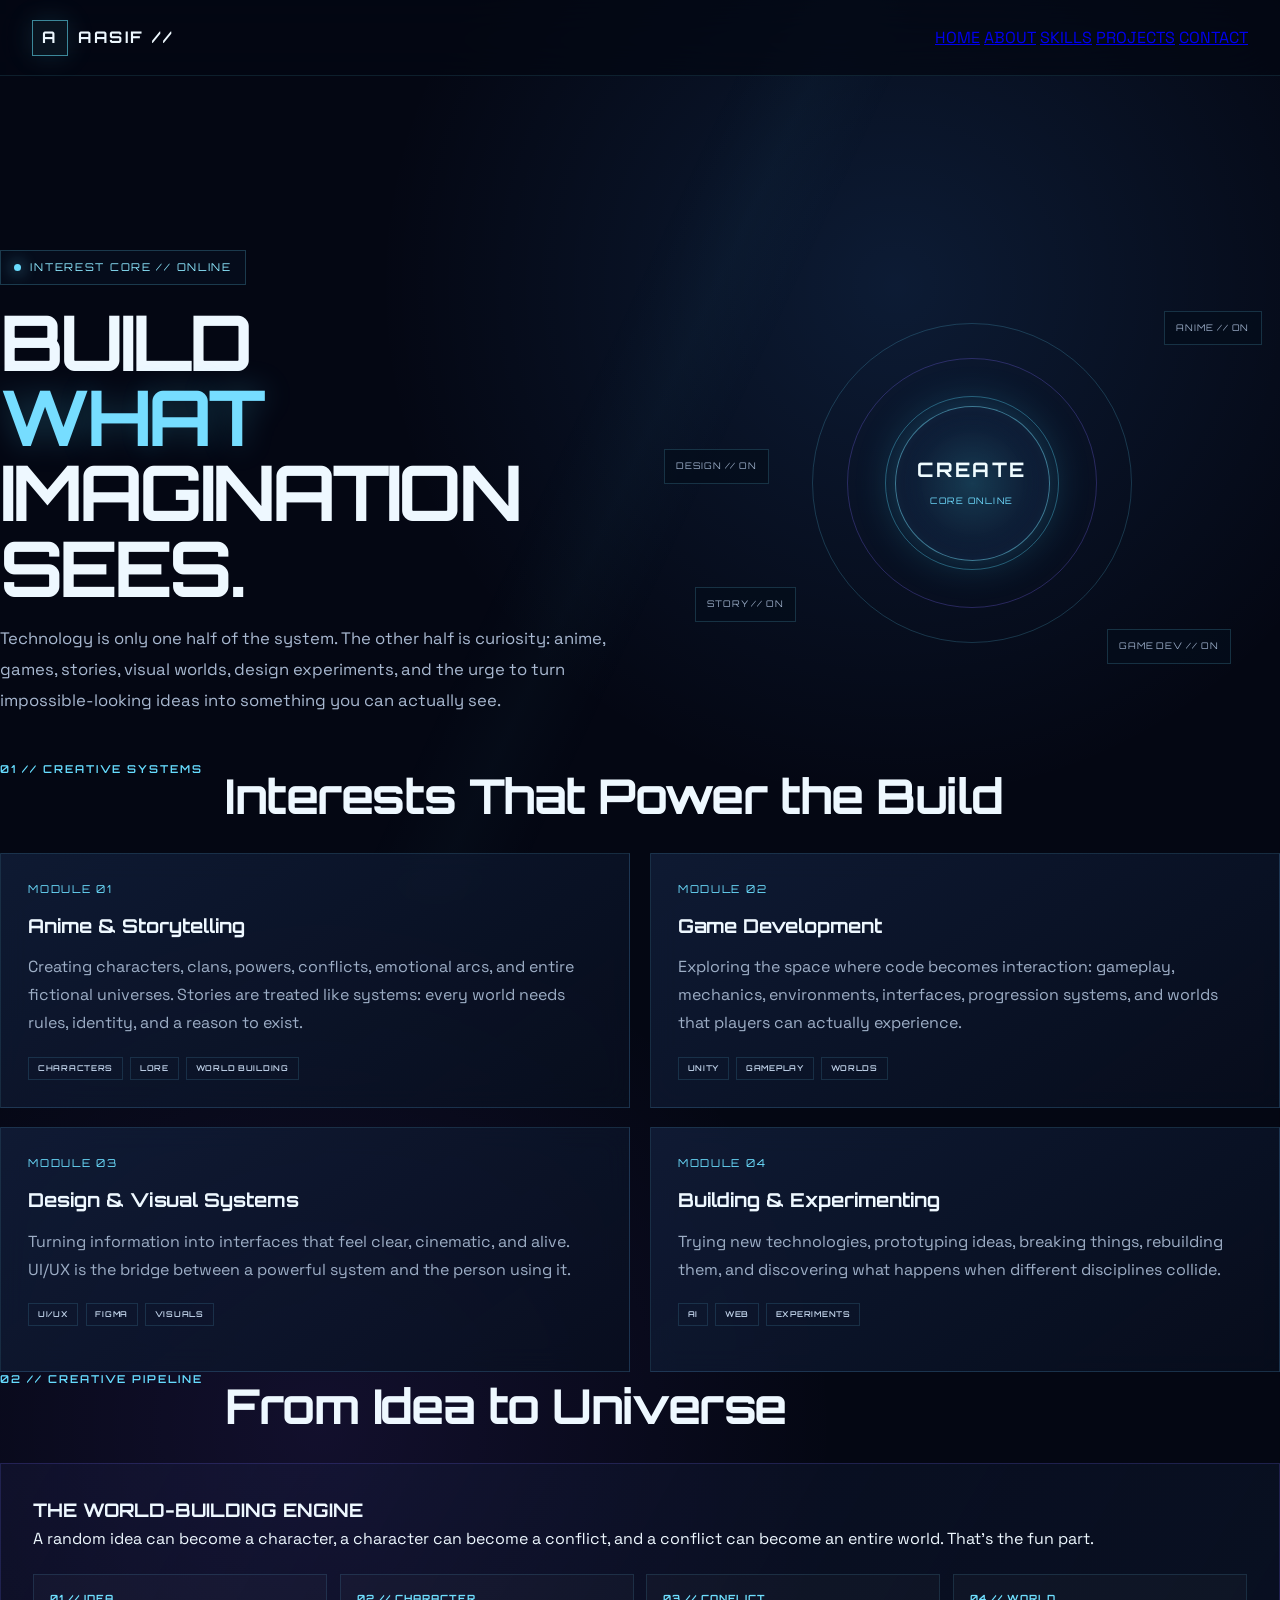
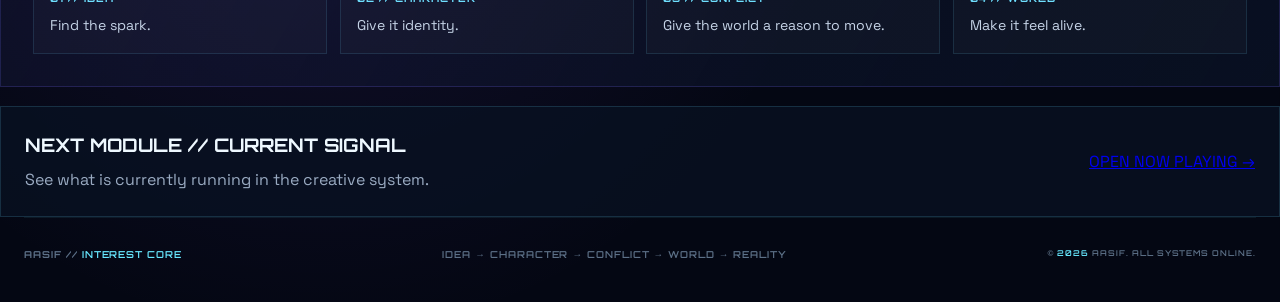
<file: website/pages/interests.html>
<!DOCTYPE html>
<html lang="en">
<head>
    <meta charset="UTF-8">
    <meta name="viewport" content="width=device-width, initial-scale=1.0">
    <meta name="description" content="AASIF // Interests and creative universe">
    <title>AASIF // Interest Core</title>

    <link rel="preconnect" href="https://fonts.googleapis.com">
    <link rel="preconnect" href="https://fonts.gstatic.com" crossorigin>
    <link href="https://fonts.googleapis.com/css2?family=Orbitron:wght@400;500;600;700;800&family=Space+Grotesk:wght@400;500;600;700&display=swap" rel="stylesheet">

    <link rel="stylesheet" href="../style.css">
    <script src="../script.js" defer></script>

    <style>
        .interests-page {
            padding-top: 8rem;
        }

        .interests-hero {
            min-height: 62vh;
            display: grid;
            grid-template-columns: 1fr 1fr;
            gap: 3rem;
            align-items: center;
        }

        .interest-kicker {
            display: inline-flex;
            align-items: center;
            gap: 0.6rem;
            padding: 0.5rem 0.8rem;
            margin-bottom: 1.2rem;
            border: 1px solid rgba(104, 221, 255, 0.22);
            background: rgba(8, 18, 36, 0.55);
            color: #8ee9ff;
            font-family: "Orbitron", sans-serif;
            font-size: 0.67rem;
            letter-spacing: 0.16em;
        }

        .interest-kicker::before {
            content: "";
            width: 7px;
            height: 7px;
            border-radius: 50%;
            background: #69ddff;
            box-shadow: 0 0 15px #69ddff;
        }

        .interests-hero h1 {
            margin: 0 0 1.2rem;
            font-family: "Orbitron", sans-serif;
            font-size: clamp(2.7rem, 6vw, 6rem);
            line-height: 0.98;
            letter-spacing: -0.05em;
        }

        .interests-hero h1 span {
            color: #76ddff;
            text-shadow: 0 0 30px rgba(79, 215, 255, 0.25);
        }

        .interests-hero p {
            max-width: 680px;
            color: #a8b8d0;
            line-height: 1.85;
            font-size: 1.04rem;
        }

        .creative-core {
            position: relative;
            min-height: 420px;
            display: grid;
            place-items: center;
        }

        .core-ring {
            position: absolute;
            width: 320px;
            height: 320px;
            border: 1px solid rgba(102, 219, 255, 0.2);
            border-radius: 50%;
            animation: spin 22s linear infinite;
        }

        .core-ring::before,
        .core-ring::after {
            content: "";
            position: absolute;
            border-radius: 50%;
            border: 1px solid rgba(130, 110, 255, 0.28);
        }

        .core-ring::before {
            inset: 34px;
        }

        .core-ring::after {
            inset: 72px;
            border-color: rgba(93, 222, 255, 0.34);
        }

        .core-node {
            position: relative;
            z-index: 2;
            width: 155px;
            height: 155px;
            display: grid;
            place-items: center;
            border-radius: 50%;
            border: 1px solid rgba(116, 227, 255, 0.48);
            background: radial-gradient(circle, rgba(77, 217, 255, 0.2), rgba(13, 25, 50, 0.88) 65%);
            box-shadow: 0 0 42px rgba(64, 210, 255, 0.23), inset 0 0 30px rgba(91, 214, 255, 0.08);
            text-align: center;
            font-family: "Orbitron", sans-serif;
        }

        .core-node strong {
            display: block;
            color: #effcff;
            font-size: 1.25rem;
            letter-spacing: 0.12em;
        }

        .core-node small {
            color: #70ddff;
            font-size: 0.56rem;
            letter-spacing: 0.17em;
        }

        .node-label {
            position: absolute;
            z-index: 3;
            padding: 0.55rem 0.7rem;
            border: 1px solid rgba(109, 220, 255, 0.18);
            background: rgba(5, 13, 28, 0.78);
            color: #9aacc6;
            font-family: "Orbitron", sans-serif;
            font-size: 0.57rem;
            letter-spacing: 0.1em;
        }

        .node-label.a { top: 9%; right: 3%; }
        .node-label.b { left: 0; top: 42%; }
        .node-label.c { bottom: 7%; right: 8%; }
        .node-label.d { bottom: 17%; left: 5%; }

        .section-heading {
            margin-bottom: 2rem;
        }

        .section-heading .eyebrow {
            color: #67ddff;
            font-family: "Orbitron", sans-serif;
            font-size: 0.68rem;
            letter-spacing: 0.18em;
        }

        .section-heading h2 {
            margin: 0.55rem 0 0;
            font-family: "Orbitron", sans-serif;
            font-size: clamp(1.7rem, 4vw, 3rem);
        }

        .interest-grid {
            display: grid;
            grid-template-columns: repeat(2, 1fr);
            gap: 1.2rem;
        }

        .interest-card {
            position: relative;
            overflow: hidden;
            min-height: 245px;
            padding: 1.7rem;
            border: 1px solid rgba(108, 207, 255, 0.16);
            background: linear-gradient(145deg, rgba(18, 31, 59, 0.8), rgba(8, 15, 31, 0.74));
            backdrop-filter: blur(14px);
            transition: transform 0.3s ease, border-color 0.3s ease;
        }

        .interest-card:hover {
            transform: translateY(-6px);
            border-color: rgba(105, 222, 255, 0.4);
        }

        .interest-card .number {
            color: #6cdfff;
            font-family: "Orbitron", sans-serif;
            font-size: 0.68rem;
            letter-spacing: 0.16em;
        }

        .interest-card h3 {
            margin: 0.75rem 0;
            font-family: "Orbitron", sans-serif;
            font-size: 1.2rem;
        }

        .interest-card p {
            margin: 0;
            color: #9daec6;
            line-height: 1.75;
        }

        .interest-card .tags {
            display: flex;
            flex-wrap: wrap;
            gap: 0.45rem;
            margin-top: 1.2rem;
        }

        .interest-card .tags span {
            padding: 0.35rem 0.55rem;
            border: 1px solid rgba(108, 219, 255, 0.14);
            color: #bed0e7;
            font-family: "Orbitron", sans-serif;
            font-size: 0.5rem;
            letter-spacing: 0.09em;
        }

        .universe-panel {
            margin-top: 1.2rem;
            padding: 2rem;
            border: 1px solid rgba(119, 107, 255, 0.2);
            background: linear-gradient(120deg, rgba(49, 53, 117, 0.16), rgba(10, 19, 38, 0.75));
        }

        .universe-panel h3 {
            margin-top: 0;
            font-family: "Orbitron", sans-serif;
        }

        .world-flow {
            display: grid;
            grid-template-columns: repeat(4, 1fr);
            gap: 0.8rem;
            margin-top: 1.4rem;
        }

        .world-step {
            padding: 1rem;
            border: 1px solid rgba(112, 218, 255, 0.13);
            background: rgba(255, 255, 255, 0.025);
        }

        .world-step strong {
            display: block;
            color: #6fe0ff;
            font-family: "Orbitron", sans-serif;
            font-size: 0.62rem;
            letter-spacing: 0.1em;
        }

        .world-step span {
            display: block;
            margin-top: 0.45rem;
            color: #c5d3e6;
            font-size: 0.88rem;
        }

        .interest-footer-card {
            margin-top: 1.2rem;
            display: flex;
            align-items: center;
            justify-content: space-between;
            gap: 1rem;
            padding: 1.5rem;
            border: 1px solid rgba(105, 219, 255, 0.16);
            background: rgba(9, 18, 35, 0.72);
        }

        .interest-footer-card h3 {
            margin: 0 0 0.35rem;
            font-family: "Orbitron", sans-serif;
        }

        .interest-footer-card p {
            margin: 0;
            color: #9aabc2;
        }

        @keyframes spin {
            to { transform: rotate(360deg); }
        }

        @media (max-width: 900px) {
            .interests-hero {
                grid-template-columns: 1fr;
            }

            .creative-core {
                min-height: 330px;
            }

            .world-flow {
                grid-template-columns: repeat(2, 1fr);
            }
        }

        @media (max-width: 650px) {
            .interests-page {
                padding-top: 6.5rem;
            }

            .interest-grid {
                grid-template-columns: 1fr;
            }

            .creative-core {
                min-height: 285px;
                transform: scale(0.83);
            }

            .world-flow {
                grid-template-columns: 1fr;
            }

            .interest-footer-card {
                flex-direction: column;
                align-items: flex-start;
            }
        }

        @media (prefers-reduced-motion: reduce) {
            .core-ring {
                animation: none;
            }
        }
    </style>
</head>

<body>
    <div class="page-noise"></div>
    <div class="ambient ambient-one"></div>
    <div class="ambient ambient-two"></div>

    <header class="topbar">
        <a class="brand" href="../index.html">
            <span class="brand-mark">A</span>
            <span>AASIF<span class="brand-slash"> //</span></span>
        </a>

        <button class="menu-toggle" aria-label="Toggle navigation">
            <span></span>
            <span></span>
            <span></span>
        </button>

        <nav class="nav-links">
            <a href="../index.html">HOME</a>
            <a href="about.html">ABOUT</a>
            <a href="skills.html">SKILLS</a>
            <a href="projects.html">PROJECTS</a>
            <a href="contact.html">CONTACT</a>
        </nav>
    </header>

    <main class="container interests-page">
        <section class="interests-hero reveal">
            <div>
                <div class="interest-kicker">INTEREST CORE // ONLINE</div>
                <h1>BUILD<br><span>WHAT</span><br>IMAGINATION SEES.</h1>
                <p>
                    Technology is only one half of the system. The other half is curiosity:
                    anime, games, stories, visual worlds, design experiments, and the urge
                    to turn impossible-looking ideas into something you can actually see.
                </p>
            </div>

            <div class="creative-core" aria-label="Creative interest core visualization">
                <div class="core-ring"></div>
                <div class="node-label a">ANIME // ON</div>
                <div class="node-label b">DESIGN // ON</div>
                <div class="node-label c">GAME DEV // ON</div>
                <div class="node-label d">STORY // ON</div>

                <div class="core-node">
                    <div>
                        <strong>CREATE</strong>
                        <small>CORE ONLINE</small>
                    </div>
                </div>
            </div>
        </section>

        <section class="section-block reveal">
            <div class="section-heading">
                <div class="eyebrow">01 // CREATIVE SYSTEMS</div>
                <h2>Interests That Power the Build</h2>
            </div>

            <div class="interest-grid">
                <article class="interest-card">
                    <div class="number">MODULE 01</div>
                    <h3>Anime & Storytelling</h3>
                    <p>
                        Creating characters, clans, powers, conflicts, emotional arcs,
                        and entire fictional universes. Stories are treated like systems:
                        every world needs rules, identity, and a reason to exist.
                    </p>
                    <div class="tags">
                        <span>CHARACTERS</span>
                        <span>LORE</span>
                        <span>WORLD BUILDING</span>
                    </div>
                </article>

                <article class="interest-card">
                    <div class="number">MODULE 02</div>
                    <h3>Game Development</h3>
                    <p>
                        Exploring the space where code becomes interaction: gameplay,
                        mechanics, environments, interfaces, progression systems,
                        and worlds that players can actually experience.
                    </p>
                    <div class="tags">
                        <span>UNITY</span>
                        <span>GAMEPLAY</span>
                        <span>WORLDS</span>
                    </div>
                </article>

                <article class="interest-card">
                    <div class="number">MODULE 03</div>
                    <h3>Design & Visual Systems</h3>
                    <p>
                        Turning information into interfaces that feel clear, cinematic,
                        and alive. UI/UX is the bridge between a powerful system and
                        the person using it.
                    </p>
                    <div class="tags">
                        <span>UI/UX</span>
                        <span>FIGMA</span>
                        <span>VISUALS</span>
                    </div>
                </article>

                <article class="interest-card">
                    <div class="number">MODULE 04</div>
                    <h3>Building & Experimenting</h3>
                    <p>
                        Trying new technologies, prototyping ideas, breaking things,
                        rebuilding them, and discovering what happens when different
                        disciplines collide.
                    </p>
                    <div class="tags">
                        <span>AI</span>
                        <span>WEB</span>
                        <span>EXPERIMENTS</span>
                    </div>
                </article>
            </div>
        </section>

        <section class="section-block reveal">
            <div class="section-heading">
                <div class="eyebrow">02 // CREATIVE PIPELINE</div>
                <h2>From Idea to Universe</h2>
            </div>

            <div class="universe-panel">
                <h3>THE WORLD-BUILDING ENGINE</h3>
                <p>
                    A random idea can become a character, a character can become a conflict,
                    and a conflict can become an entire world. That's the fun part.
                </p>

                <div class="world-flow">
                    <div class="world-step">
                        <strong>01 // IDEA</strong>
                        <span>Find the spark.</span>
                    </div>
                    <div class="world-step">
                        <strong>02 // CHARACTER</strong>
                        <span>Give it identity.</span>
                    </div>
                    <div class="world-step">
                        <strong>03 // CONFLICT</strong>
                        <span>Give the world a reason to move.</span>
                    </div>
                    <div class="world-step">
                        <strong>04 // WORLD</strong>
                        <span>Make it feel alive.</span>
                    </div>
                </div>
            </div>
        </section>

        <section class="interest-footer-card reveal">
            <div>
                <h3>NEXT MODULE // CURRENT SIGNAL</h3>
                <p>See what is currently running in the creative system.</p>
            </div>
            <a class="btn btn-primary" href="now-playing.html">OPEN NOW PLAYING →</a>
        </section>
    </main>

    <footer class="site-footer">
        <div>
            <strong>AASIF //</strong>
            <span>INTEREST CORE</span>
        </div>
        <p>IDEA → CHARACTER → CONFLICT → WORLD → REALITY</p>
        <small>© <span data-year></span> AASIF. ALL SYSTEMS ONLINE.</small>
    </footer>
</body>
</html>
</file>
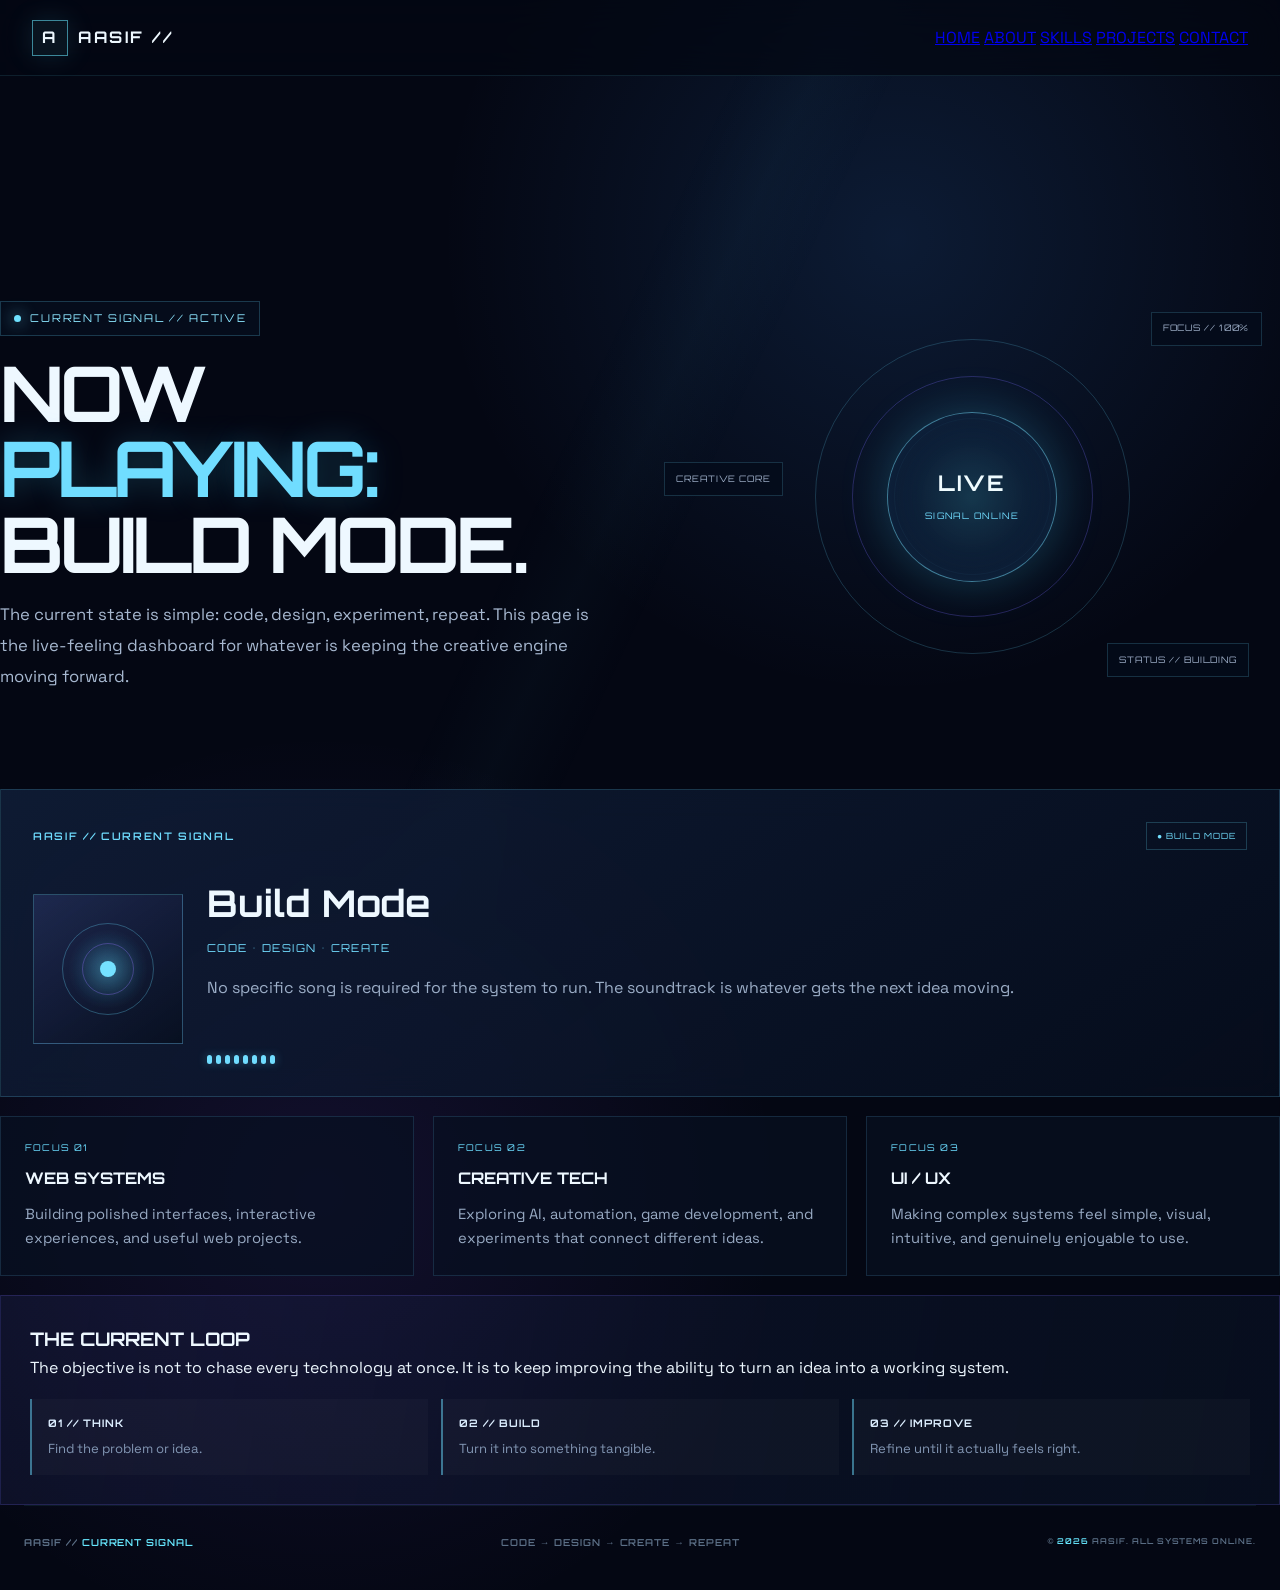
<file: website/pages/now-playing.html>
<!DOCTYPE html>
<html lang="en">
<head>
    <meta charset="UTF-8">
    <meta name="viewport" content="width=device-width, initial-scale=1.0">
    <meta name="description" content="AASIF // Current signal and build mode">
    <title>AASIF // Now Playing</title>

    <link rel="preconnect" href="https://fonts.googleapis.com">
    <link rel="preconnect" href="https://fonts.gstatic.com" crossorigin>
    <link href="https://fonts.googleapis.com/css2?family=Orbitron:wght@400;500;600;700;800&family=Space+Grotesk:wght@400;500;600;700&display=swap" rel="stylesheet">

    <link rel="stylesheet" href="../style.css">
    <script src="../script.js" defer></script>

    <style>
        .now-page {
            padding-top: 8rem;
        }

        .signal-hero {
            min-height: 65vh;
            display: grid;
            grid-template-columns: 1fr 1fr;
            gap: 3rem;
            align-items: center;
        }

        .signal-kicker {
            display: inline-flex;
            align-items: center;
            gap: 0.6rem;
            margin-bottom: 1.2rem;
            padding: 0.5rem 0.8rem;
            border: 1px solid rgba(101, 220, 255, 0.22);
            background: rgba(8, 18, 35, 0.55);
            color: #8de7ff;
            font-family: "Orbitron", sans-serif;
            font-size: 0.67rem;
            letter-spacing: 0.16em;
        }

        .signal-kicker::before {
            content: "";
            width: 7px;
            height: 7px;
            border-radius: 50%;
            background: #6fe1ff;
            box-shadow: 0 0 16px #6fe1ff;
            animation: pulse 1.5s ease-in-out infinite;
        }

        .signal-hero h1 {
            margin: 0 0 1.2rem;
            font-family: "Orbitron", sans-serif;
            font-size: clamp(2.7rem, 6vw, 6rem);
            line-height: 0.98;
            letter-spacing: -0.05em;
        }

        .signal-hero h1 span {
            color: #70ddff;
            text-shadow: 0 0 30px rgba(70, 215, 255, 0.25);
        }

        .signal-hero p {
            max-width: 670px;
            color: #a7b8d0;
            font-size: 1.04rem;
            line-height: 1.85;
        }

        .signal-display {
            position: relative;
            min-height: 430px;
            display: grid;
            place-items: center;
        }

        .signal-circle {
            position: absolute;
            width: 315px;
            height: 315px;
            border-radius: 50%;
            border: 1px solid rgba(105, 221, 255, 0.2);
            animation: signalSpin 18s linear infinite;
        }

        .signal-circle::before,
        .signal-circle::after {
            content: "";
            position: absolute;
            border-radius: 50%;
            border: 1px solid rgba(125, 110, 255, 0.28);
        }

        .signal-circle::before {
            inset: 36px;
        }

        .signal-circle::after {
            inset: 78px;
            border-color: rgba(96, 223, 255, 0.34);
        }

        .signal-core {
            position: relative;
            z-index: 3;
            width: 170px;
            height: 170px;
            display: grid;
            place-items: center;
            border-radius: 50%;
            border: 1px solid rgba(116, 228, 255, 0.5);
            background: radial-gradient(circle, rgba(76, 216, 255, 0.2), rgba(11, 24, 49, 0.9) 66%);
            box-shadow:
                0 0 48px rgba(66, 213, 255, 0.24),
                inset 0 0 38px rgba(89, 219, 255, 0.09);
            text-align: center;
            font-family: "Orbitron", sans-serif;
        }

        .signal-core strong {
            display: block;
            color: #effcff;
            font-size: 1.35rem;
            letter-spacing: 0.08em;
        }

        .signal-core small {
            color: #71ddff;
            font-size: 0.56rem;
            letter-spacing: 0.16em;
        }

        .signal-label {
            position: absolute;
            z-index: 4;
            padding: 0.55rem 0.7rem;
            border: 1px solid rgba(110, 220, 255, 0.18);
            background: rgba(4, 12, 27, 0.8);
            color: #a0b1ca;
            font-family: "Orbitron", sans-serif;
            font-size: 0.56rem;
            letter-spacing: 0.1em;
        }

        .signal-label.a { top: 7%; right: 3%; }
        .signal-label.b { top: 42%; left: 0; }
        .signal-label.c { bottom: 8%; right: 5%; }

        .now-card {
            padding: 2rem;
            border: 1px solid rgba(104, 220, 255, 0.18);
            background:
                linear-gradient(145deg, rgba(17, 31, 58, 0.82), rgba(7, 15, 31, 0.75));
            backdrop-filter: blur(15px);
        }

        .now-card-header {
            display: flex;
            align-items: center;
            justify-content: space-between;
            gap: 1rem;
            margin-bottom: 1.5rem;
        }

        .now-card-header .eyebrow {
            color: #6fddff;
            font-family: "Orbitron", sans-serif;
            font-size: 0.65rem;
            letter-spacing: 0.16em;
        }

        .live-badge {
            padding: 0.4rem 0.6rem;
            border: 1px solid rgba(105, 221, 255, 0.22);
            color: #72dfff;
            font-family: "Orbitron", sans-serif;
            font-size: 0.53rem;
            letter-spacing: 0.12em;
        }

        .track-layout {
            display: grid;
            grid-template-columns: 150px 1fr;
            gap: 1.5rem;
            align-items: center;
        }

        .album-art {
            position: relative;
            width: 150px;
            aspect-ratio: 1;
            display: grid;
            place-items: center;
            border: 1px solid rgba(113, 223, 255, 0.28);
            background:
                radial-gradient(circle at center, rgba(88, 216, 255, 0.25), transparent 38%),
                linear-gradient(145deg, rgba(76, 84, 164, 0.26), rgba(7, 15, 31, 0.9));
            overflow: hidden;
        }

        .album-art::before,
        .album-art::after {
            content: "";
            position: absolute;
            border-radius: 50%;
            border: 1px solid rgba(102, 221, 255, 0.3);
        }

        .album-art::before {
            width: 90px;
            height: 90px;
            animation: signalSpin 9s linear infinite reverse;
        }

        .album-art::after {
            width: 50px;
            height: 50px;
            border-color: rgba(148, 116, 255, 0.35);
        }

        .album-core {
            position: relative;
            z-index: 2;
            width: 16px;
            height: 16px;
            border-radius: 50%;
            background: #75e1ff;
            box-shadow: 0 0 25px rgba(105, 223, 255, 0.8);
        }

        .track-info h2 {
            margin: 0;
            font-family: "Orbitron", sans-serif;
            font-size: clamp(1.4rem, 3vw, 2.3rem);
        }

        .track-info .artist {
            margin: 0.45rem 0 1rem;
            color: #72ddff;
            font-family: "Orbitron", sans-serif;
            font-size: 0.68rem;
            letter-spacing: 0.13em;
        }

        .track-info p {
            margin: 0;
            color: #9caec7;
            line-height: 1.7;
        }

        .equalizer {
            display: flex;
            align-items: end;
            gap: 4px;
            height: 42px;
            margin-top: 1.3rem;
        }

        .bar {
            width: 5px;
            height: 20%;
            border-radius: 3px;
            background: #71ddff;
            box-shadow: 0 0 10px rgba(95, 220, 255, 0.4);
            animation: equalize 0.9s ease-in-out infinite alternate;
        }

        .bar:nth-child(2) { animation-delay: -0.2s; }
        .bar:nth-child(3) { animation-delay: -0.45s; }
        .bar:nth-child(4) { animation-delay: -0.1s; }
        .bar:nth-child(5) { animation-delay: -0.6s; }
        .bar:nth-child(6) { animation-delay: -0.3s; }
        .bar:nth-child(7) { animation-delay: -0.5s; }
        .bar:nth-child(8) { animation-delay: -0.15s; }

        .signal-grid {
            display: grid;
            grid-template-columns: repeat(3, 1fr);
            gap: 1.2rem;
            margin-top: 1.2rem;
        }

        .signal-card {
            padding: 1.5rem;
            border: 1px solid rgba(106, 210, 255, 0.15);
            background: rgba(8, 17, 34, 0.7);
        }

        .signal-card .label {
            color: #6cddff;
            font-family: "Orbitron", sans-serif;
            font-size: 0.58rem;
            letter-spacing: 0.13em;
        }

        .signal-card h3 {
            margin: 0.65rem 0;
            font-family: "Orbitron", sans-serif;
            font-size: 1rem;
        }

        .signal-card p {
            margin: 0;
            color: #98aac3;
            line-height: 1.65;
            font-size: 0.92rem;
        }

        .focus-panel {
            margin-top: 1.2rem;
            padding: 1.8rem;
            border: 1px solid rgba(119, 108, 255, 0.2);
            background: linear-gradient(100deg, rgba(61, 69, 145, 0.16), rgba(8, 17, 34, 0.75));
        }

        .focus-panel h3 {
            margin-top: 0;
            font-family: "Orbitron", sans-serif;
        }

        .focus-flow {
            display: grid;
            grid-template-columns: repeat(3, 1fr);
            gap: 0.8rem;
            margin-top: 1.2rem;
        }

        .focus-step {
            padding: 1rem;
            border-left: 2px solid rgba(107, 221, 255, 0.48);
            background: rgba(255, 255, 255, 0.025);
        }

        .focus-step strong {
            display: block;
            color: #dceeff;
            font-family: "Orbitron", sans-serif;
            font-size: 0.65rem;
            letter-spacing: 0.1em;
        }

        .focus-step span {
            display: block;
            margin-top: 0.4rem;
            color: #8296b3;
            font-size: 0.82rem;
        }

        @keyframes signalSpin {
            to { transform: rotate(360deg); }
        }

        @keyframes pulse {
            50% { opacity: 0.35; transform: scale(0.75); }
        }

        @keyframes equalize {
            from { height: 18%; }
            to { height: 100%; }
        }

        @media (max-width: 900px) {
            .signal-hero {
                grid-template-columns: 1fr;
            }

            .signal-display {
                min-height: 340px;
            }

            .signal-grid {
                grid-template-columns: 1fr;
            }
        }

        @media (max-width: 650px) {
            .now-page {
                padding-top: 6.5rem;
            }

            .signal-display {
                min-height: 290px;
                transform: scale(0.84);
            }

            .track-layout {
                grid-template-columns: 1fr;
            }

            .album-art {
                width: 130px;
            }

            .focus-flow {
                grid-template-columns: 1fr;
            }

            .now-card {
                padding: 1.3rem;
            }
        }

        @media (prefers-reduced-motion: reduce) {
            .signal-circle,
            .album-art::before,
            .bar,
            .signal-kicker::before {
                animation: none;
            }
        }
    </style>
</head>

<body>
    <div class="page-noise"></div>
    <div class="ambient ambient-one"></div>
    <div class="ambient ambient-two"></div>

    <header class="topbar">
        <a class="brand" href="../index.html">
            <span class="brand-mark">A</span>
            <span>AASIF<span class="brand-slash"> //</span></span>
        </a>

        <button class="menu-toggle" aria-label="Toggle navigation">
            <span></span>
            <span></span>
            <span></span>
        </button>

        <nav class="nav-links">
            <a href="../index.html">HOME</a>
            <a href="about.html">ABOUT</a>
            <a href="skills.html">SKILLS</a>
            <a href="projects.html">PROJECTS</a>
            <a href="contact.html">CONTACT</a>
        </nav>
    </header>

    <main class="container now-page">
        <section class="signal-hero reveal">
            <div>
                <div class="signal-kicker">CURRENT SIGNAL // ACTIVE</div>
                <h1>NOW<br><span>PLAYING:</span><br>BUILD MODE.</h1>
                <p>
                    The current state is simple: code, design, experiment, repeat.
                    This page is the live-feeling dashboard for whatever is keeping
                    the creative engine moving forward.
                </p>
            </div>

            <div class="signal-display" aria-label="Current signal visualization">
                <div class="signal-circle"></div>
                <div class="signal-label a">FOCUS // 100%</div>
                <div class="signal-label b">CREATIVE CORE</div>
                <div class="signal-label c">STATUS // BUILDING</div>

                <div class="signal-core">
                    <div>
                        <strong>LIVE</strong>
                        <small>SIGNAL ONLINE</small>
                    </div>
                </div>
            </div>
        </section>

        <section class="section-block reveal">
            <div class="now-card">
                <div class="now-card-header">
                    <div class="eyebrow">AASIF // CURRENT SIGNAL</div>
                    <div class="live-badge">● BUILD MODE</div>
                </div>

                <div class="track-layout">
                    <div class="album-art" aria-hidden="true">
                        <div class="album-core"></div>
                    </div>

                    <div class="track-info">
                        <h2>Build Mode</h2>
                        <div class="artist">CODE • DESIGN • CREATE</div>
                        <p>
                            No specific song is required for the system to run.
                            The soundtrack is whatever gets the next idea moving.
                        </p>

                        <div class="equalizer" aria-label="Animated activity signal">
                            <span class="bar"></span>
                            <span class="bar"></span>
                            <span class="bar"></span>
                            <span class="bar"></span>
                            <span class="bar"></span>
                            <span class="bar"></span>
                            <span class="bar"></span>
                            <span class="bar"></span>
                        </div>
                    </div>
                </div>
            </div>
        </section>

        <section class="section-block reveal">
            <div class="signal-grid">
                <article class="signal-card">
                    <div class="label">FOCUS 01</div>
                    <h3>WEB SYSTEMS</h3>
                    <p>Building polished interfaces, interactive experiences, and useful web projects.</p>
                </article>

                <article class="signal-card">
                    <div class="label">FOCUS 02</div>
                    <h3>CREATIVE TECH</h3>
                    <p>Exploring AI, automation, game development, and experiments that connect different ideas.</p>
                </article>

                <article class="signal-card">
                    <div class="label">FOCUS 03</div>
                    <h3>UI / UX</h3>
                    <p>Making complex systems feel simple, visual, intuitive, and genuinely enjoyable to use.</p>
                </article>
            </div>

            <div class="focus-panel">
                <h3>THE CURRENT LOOP</h3>
                <p>
                    The objective is not to chase every technology at once.
                    It is to keep improving the ability to turn an idea into a working system.
                </p>

                <div class="focus-flow">
                    <div class="focus-step">
                        <strong>01 // THINK</strong>
                        <span>Find the problem or idea.</span>
                    </div>
                    <div class="focus-step">
                        <strong>02 // BUILD</strong>
                        <span>Turn it into something tangible.</span>
                    </div>
                    <div class="focus-step">
                        <strong>03 // IMPROVE</strong>
                        <span>Refine until it actually feels right.</span>
                    </div>
                </div>
            </div>
        </section>
    </main>

    <footer class="site-footer">
        <div>
            <strong>AASIF //</strong>
            <span>CURRENT SIGNAL</span>
        </div>
        <p>CODE → DESIGN → CREATE → REPEAT</p>
        <small>© <span data-year></span> AASIF. ALL SYSTEMS ONLINE.</small>
    </footer>
</body>
</html>
</file>
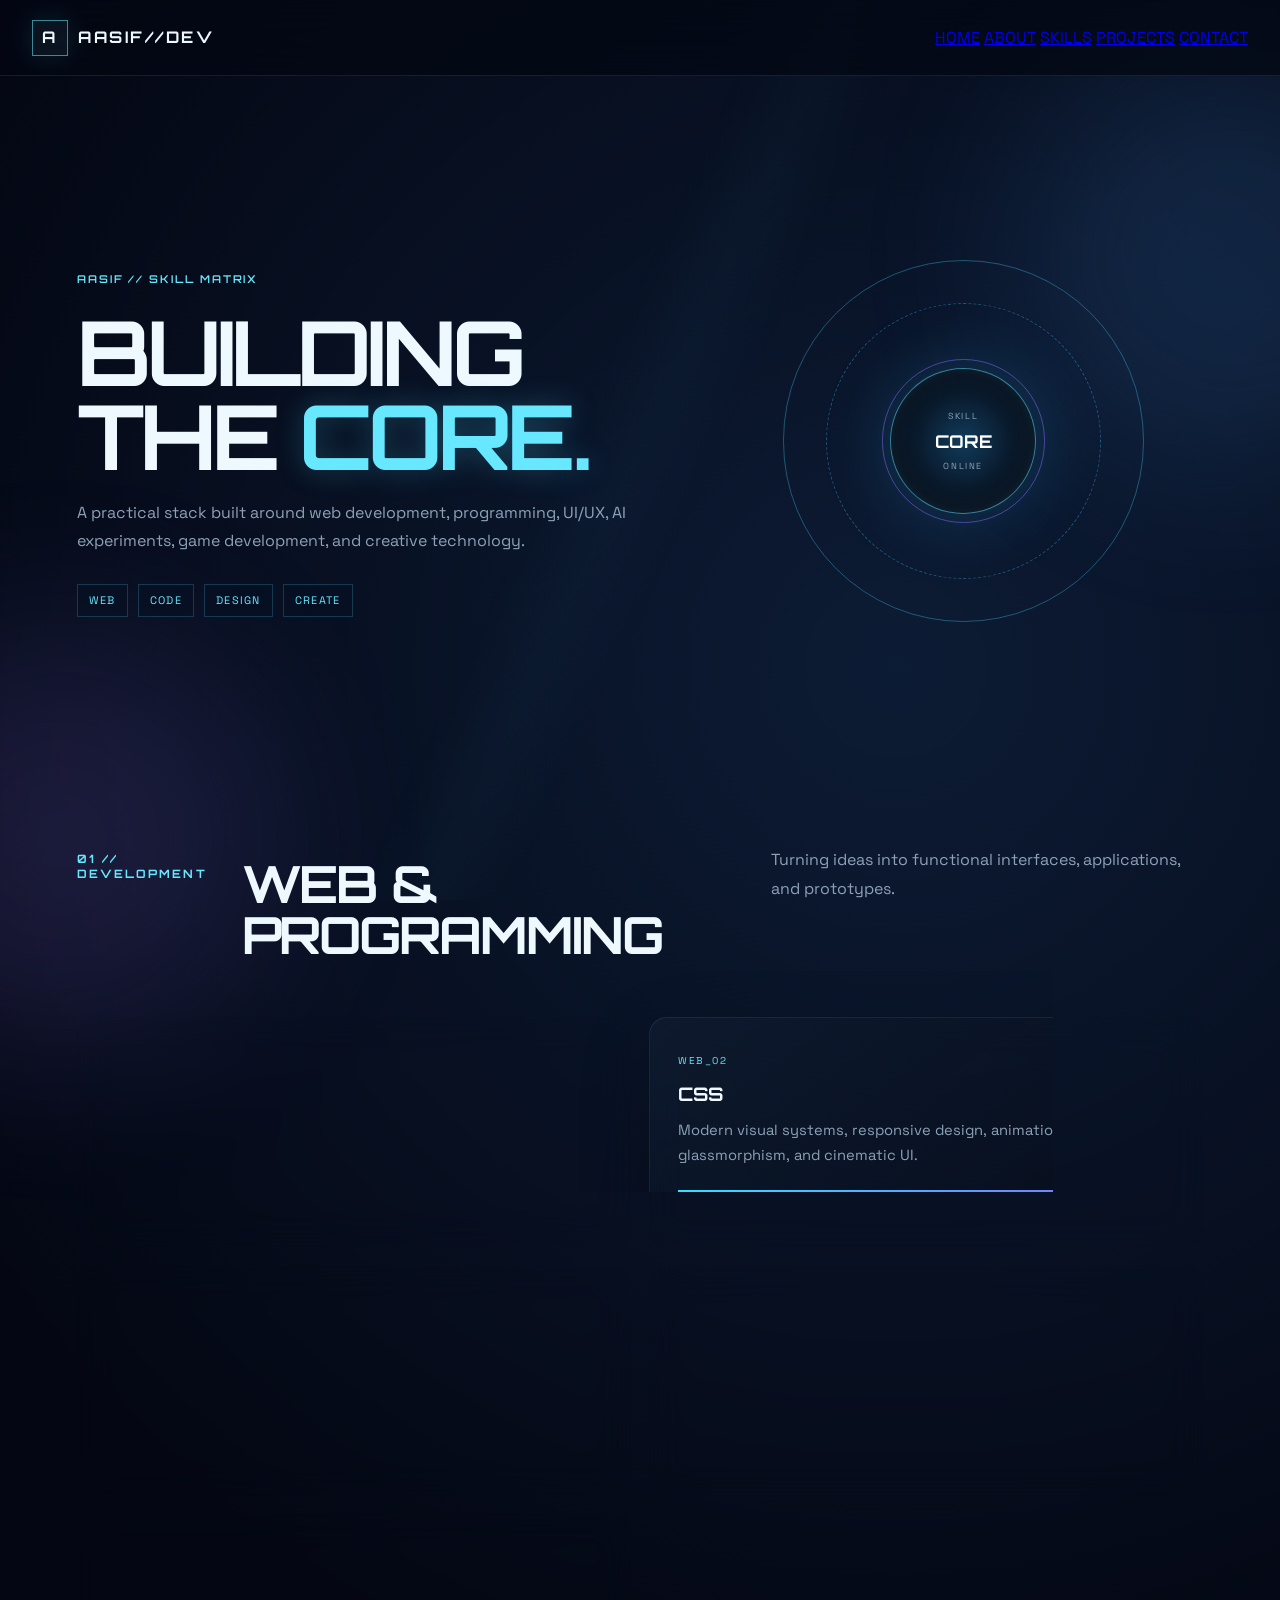
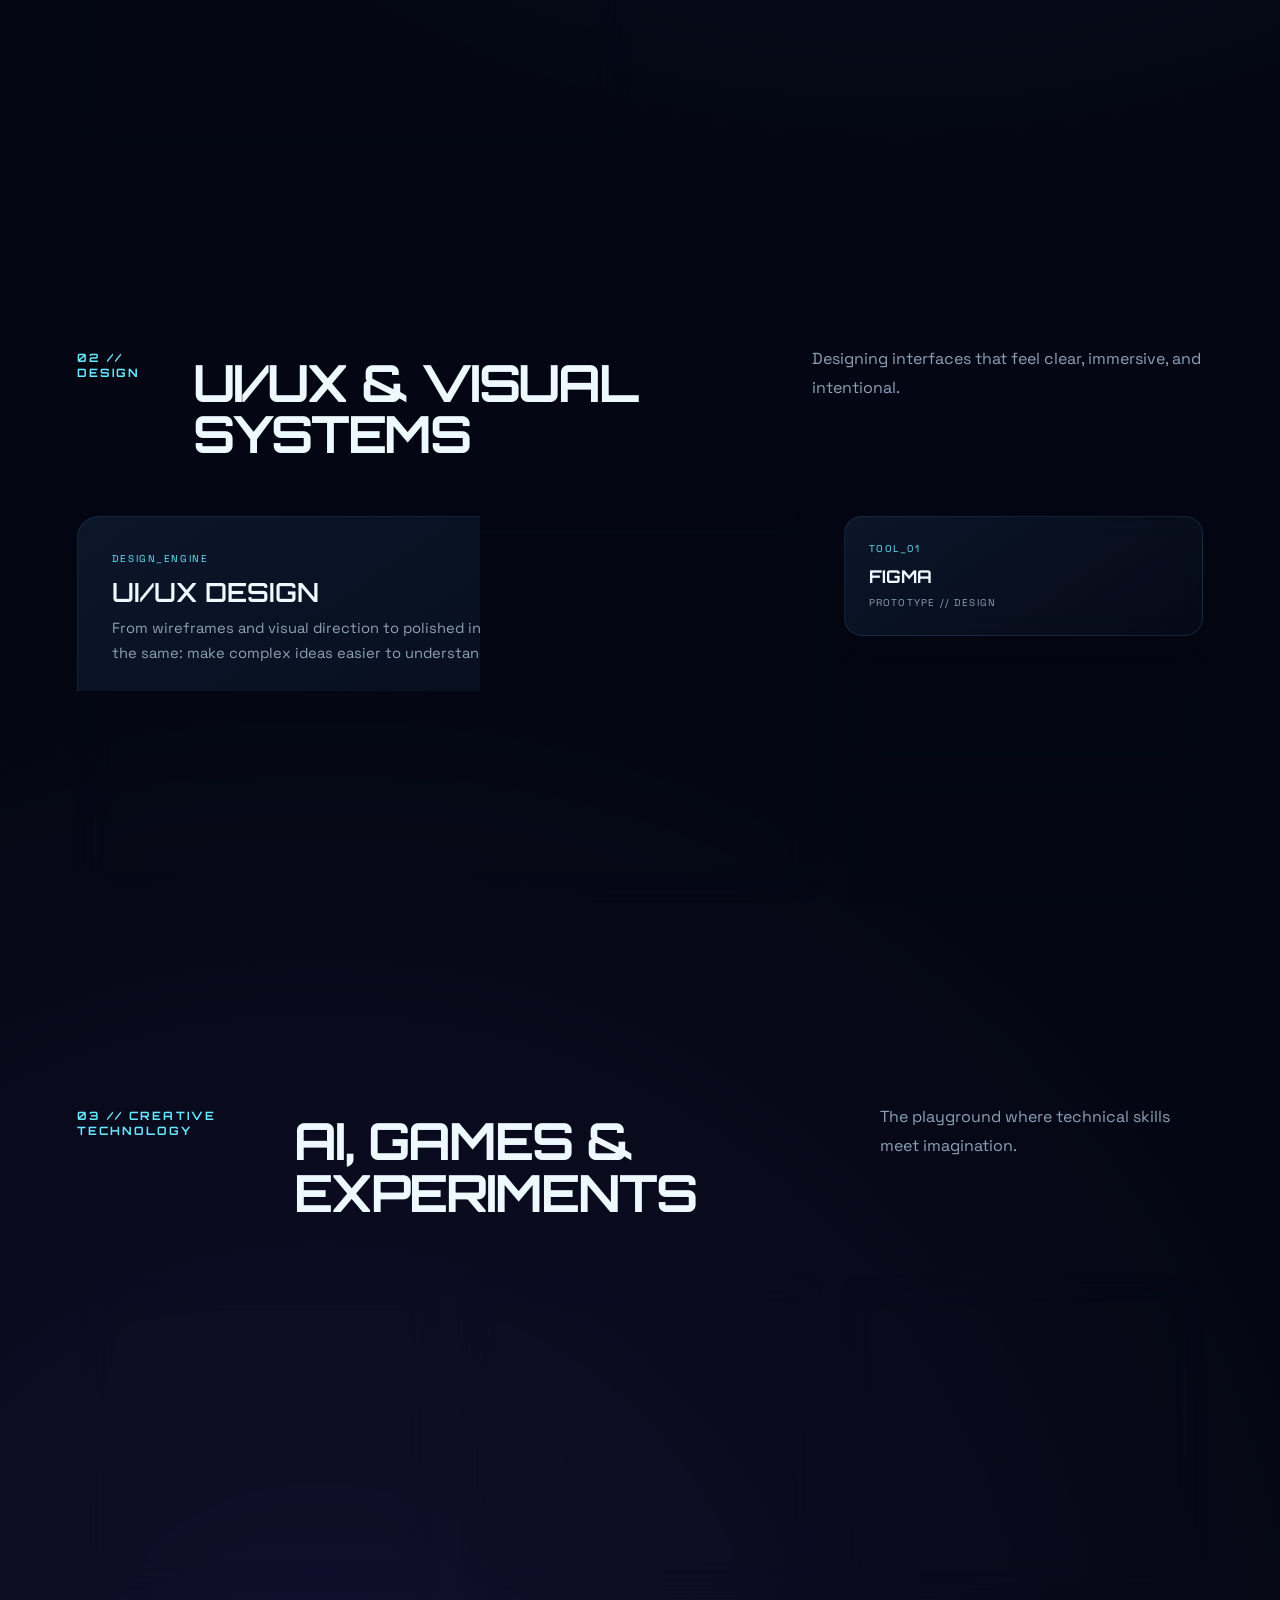
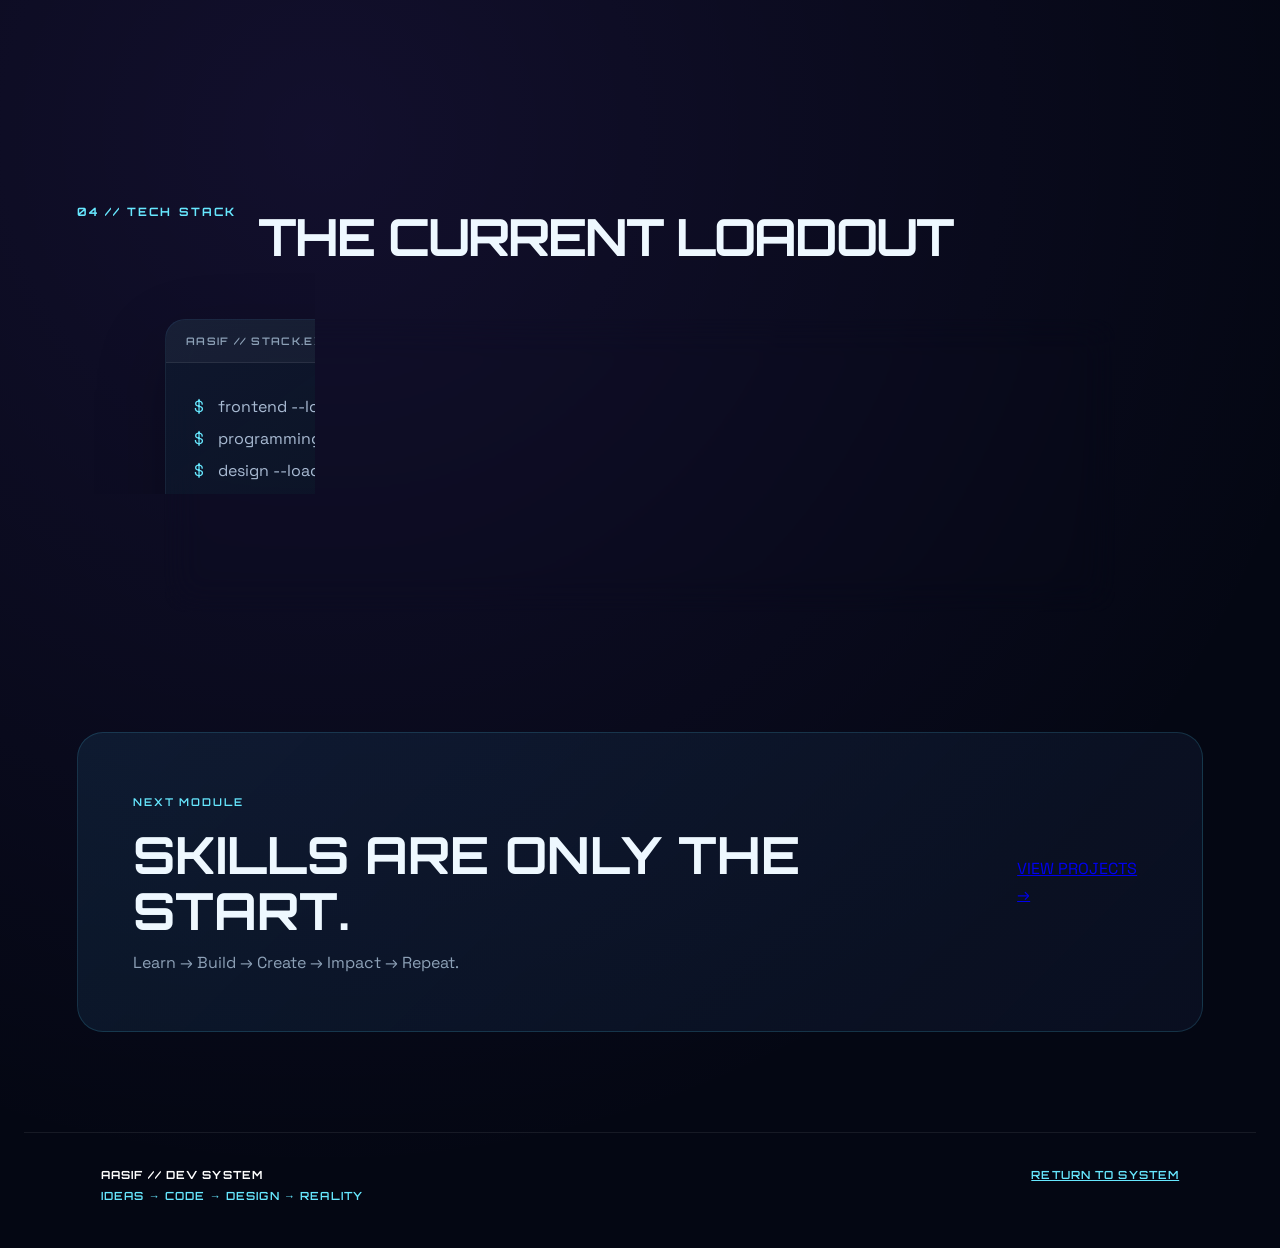
<file: website/pages/skills.html>
<!DOCTYPE html>
<html lang="en">
<head>
    <meta charset="UTF-8">
    <meta name="viewport" content="width=device-width, initial-scale=1.0">
    <meta name="description" content="AASIF // Skills and technology stack">
    <title>AASIF // Skills Core</title>

    <link rel="preconnect" href="https://fonts.googleapis.com">
    <link rel="preconnect" href="https://fonts.gstatic.com" crossorigin>
    <link href="https://fonts.googleapis.com/css2?family=Orbitron:wght@500;600;700;800&family=Space+Grotesk:wght@400;500;600;700&display=swap" rel="stylesheet">

    <link rel="stylesheet" href="../style.css">
</head>

<body>
    <div class="bg-grid"></div>
    <div class="bg-noise"></div>

    <div class="orb orb-one"></div>
    <div class="orb orb-two"></div>
    <div class="orb orb-three"></div>

    <header class="topbar">
        <a class="brand" href="../index.html" aria-label="AASIF home">
            <span class="brand-mark">A</span>
            <span class="brand-text">AASIF<span>//</span>DEV</span>
        </a>

        <button class="menu-toggle" type="button" aria-label="Toggle navigation">
            <span></span>
            <span></span>
            <span></span>
        </button>

        <nav class="nav-links" aria-label="Primary navigation">
            <a href="../index.html">HOME</a>
            <a href="about.html">ABOUT</a>
            <a class="active" href="skills.html">SKILLS</a>
            <a href="projects.html">PROJECTS</a>
            <a href="../index.html#contact">CONTACT</a>
        </nav>
    </header>

    <main>
        <section class="page-hero skills-hero">
            <div class="page-hero-copy reveal">
                <span class="eyebrow">AASIF // SKILL MATRIX</span>
                <h1>BUILDING THE <span>CORE.</span></h1>
                <p>
                    A practical stack built around web development, programming,
                    UI/UX, AI experiments, game development, and creative technology.
                </p>

                <div class="hero-tags">
                    <span>WEB</span>
                    <span>CODE</span>
                    <span>DESIGN</span>
                    <span>CREATE</span>
                </div>
            </div>

            <div class="skills-core reveal">
                <div class="core-ring ring-one"></div>
                <div class="core-ring ring-two"></div>
                <div class="core-ring ring-three"></div>
                <div class="core-center">
                    <span>SKILL</span>
                    <strong>CORE</strong>
                    <small>ONLINE</small>
                </div>
            </div>
        </section>

        <section class="skills-section page-section">
            <div class="section-heading reveal">
                <span class="section-index">01 // DEVELOPMENT</span>
                <h2>WEB &amp; PROGRAMMING</h2>
                <p>Turning ideas into functional interfaces, applications, and prototypes.</p>
            </div>

            <div class="skill-grid">
                <article class="skill-panel reveal">
                    <div class="skill-top">
                        <div>
                            <span class="skill-code">WEB_01</span>
                            <h3>HTML</h3>
                        </div>
                        <span class="skill-level">CORE</span>
                    </div>
                    <p>Semantic structure, responsive layouts, accessible interfaces, and clean page architecture.</p>
                    <div class="meter"><span style="width: 92%"></span></div>
                    <div class="skill-meta"><span>STRUCTURE</span><span>92%</span></div>
                </article>

                <article class="skill-panel reveal">
                    <div class="skill-top">
                        <div>
                            <span class="skill-code">WEB_02</span>
                            <h3>CSS</h3>
                        </div>
                        <span class="skill-level">CORE</span>
                    </div>
                    <p>Modern visual systems, responsive design, animations, glassmorphism, and cinematic UI.</p>
                    <div class="meter"><span style="width: 90%"></span></div>
                    <div class="skill-meta"><span>VISUAL SYSTEMS</span><span>90%</span></div>
                </article>

                <article class="skill-panel reveal">
                    <div class="skill-top">
                        <div>
                            <span class="skill-code">WEB_03</span>
                            <h3>JAVASCRIPT</h3>
                        </div>
                        <span class="skill-level">BUILD</span>
                    </div>
                    <p>Interactive websites, DOM logic, animations, filtering, navigation, and frontend behavior.</p>
                    <div class="meter"><span style="width: 82%"></span></div>
                    <div class="skill-meta"><span>INTERACTION</span><span>82%</span></div>
                </article>

                <article class="skill-panel reveal">
                    <div class="skill-top">
                        <div>
                            <span class="skill-code">CODE_01</span>
                            <h3>PYTHON</h3>
                        </div>
                        <span class="skill-level">BUILD</span>
                    </div>
                    <p>Automation, experimentation, problem solving, scripting, and AI-oriented development.</p>
                    <div class="meter"><span style="width: 76%"></span></div>
                    <div class="skill-meta"><span>EXPERIMENTS</span><span>76%</span></div>
                </article>

                <article class="skill-panel reveal">
                    <div class="skill-top">
                        <div>
                            <span class="skill-code">CODE_02</span>
                            <h3>C++</h3>
                        </div>
                        <span class="skill-level">BUILD</span>
                    </div>
                    <p>Programming fundamentals, algorithms, computational thinking, and performance-focused logic.</p>
                    <div class="meter"><span style="width: 72%"></span></div>
                    <div class="skill-meta"><span>LOGIC</span><span>72%</span></div>
                </article>
            </div>
        </section>

        <section class="skills-section page-section">
            <div class="section-heading reveal">
                <span class="section-index">02 // DESIGN</span>
                <h2>UI/UX &amp; VISUAL SYSTEMS</h2>
                <p>Designing interfaces that feel clear, immersive, and intentional.</p>
            </div>

            <div class="design-layout">
                <article class="design-main glass-card reveal">
                    <div class="panel-label">DESIGN_ENGINE</div>
                    <h3>UI/UX DESIGN</h3>
                    <p>
                        From wireframes and visual direction to polished interfaces,
                        the goal is always the same: make complex ideas easier to understand.
                    </p>

                    <div class="design-bars">
                        <div class="design-bar">
                            <div><span>UI SYSTEMS</span><strong>88%</strong></div>
                            <span class="meter"><i style="width:88%"></i></span>
                        </div>
                        <div class="design-bar">
                            <div><span>UX THINKING</span><strong>84%</strong></div>
                            <span class="meter"><i style="width:84%"></i></span>
                        </div>
                        <div class="design-bar">
                            <div><span>VISUAL DESIGN</span><strong>86%</strong></div>
                            <span class="meter"><i style="width:86%"></i></span>
                        </div>
                    </div>
                </article>

                <div class="tool-stack reveal">
                    <article class="tool-card">
                        <span>TOOL_01</span>
                        <strong>FIGMA</strong>
                        <small>PROTOTYPE // DESIGN</small>
                    </article>
                    <article class="tool-card">
                        <span>TOOL_02</span>
                        <strong>BLENDER</strong>
                        <small>3D // VISUALIZATION</small>
                    </article>
                    <article class="tool-card">
                        <span>TOOL_03</span>
                        <strong>VS CODE</strong>
                        <small>BUILD // DEBUG</small>
                    </article>
                </div>
            </div>
        </section>

        <section class="skills-section page-section">
            <div class="section-heading reveal">
                <span class="section-index">03 // CREATIVE TECHNOLOGY</span>
                <h2>AI, GAMES &amp; EXPERIMENTS</h2>
                <p>The playground where technical skills meet imagination.</p>
            </div>

            <div class="creative-grid">
                <article class="creative-card reveal">
                    <span class="creative-number">AI_01</span>
                    <div class="creative-icon">◈</div>
                    <h3>AI / AUTOMATION</h3>
                    <p>Exploring AI-assisted workflows, intelligent systems, automation, and practical prototypes.</p>
                    <span class="creative-status">STATUS // EXPERIMENTING</span>
                </article>

                <article class="creative-card reveal">
                    <span class="creative-number">GAME_01</span>
                    <div class="creative-icon">✦</div>
                    <h3>GAME DEVELOPMENT</h3>
                    <p>Building worlds, mechanics, characters, and interactive experiences with a focus on experimentation.</p>
                    <span class="creative-status">STATUS // BUILDING</span>
                </article>

                <article class="creative-card reveal">
                    <span class="creative-number">WORLD_01</span>
                    <div class="creative-icon">∞</div>
                    <h3>ANIME / STORY WORLDS</h3>
                    <p>Creating characters, clans, conflicts, powers, lore, and stories that can evolve into games or animation.</p>
                    <span class="creative-status">STATUS // IMAGINATION ONLINE</span>
                </article>
            </div>
        </section>

        <section class="stack-section page-section">
            <div class="section-heading reveal">
                <span class="section-index">04 // TECH STACK</span>
                <h2>THE CURRENT LOADOUT</h2>
            </div>

            <div class="stack-console reveal">
                <div class="console-head">
                    <span>AASIF // STACK.EXE</span>
                    <span>ONLINE</span>
                </div>

                <div class="console-body">
                    <p><span>$</span> frontend --load <strong>HTML CSS JAVASCRIPT</strong></p>
                    <p><span>$</span> programming --load <strong>PYTHON C++</strong></p>
                    <p><span>$</span> design --load <strong>FIGMA BLENDER</strong></p>
                    <p><span>$</span> devtools --load <strong>GIT GITHUB VS-CODE</strong></p>
                    <p><span>$</span> backend --explore <strong>FIREBASE</strong></p>
                    <p><span>$</span> future --status <strong>EXPANDING...</strong></p>
                </div>
            </div>
        </section>

        <section class="next-section page-section reveal">
            <div>
                <span class="eyebrow">NEXT MODULE</span>
                <h2>SKILLS ARE ONLY THE START.</h2>
                <p>Learn → Build → Create → Impact → Repeat.</p>
            </div>
            <a class="btn btn-primary" href="projects.html">VIEW PROJECTS <span>→</span></a>
        </section>
    </main>

    <footer class="site-footer">
        <div>
            <strong>AASIF // DEV SYSTEM</strong>
            <span>IDEAS → CODE → DESIGN → REALITY</span>
        </div>
        <a href="../index.html">RETURN TO SYSTEM</a>
    </footer>

    <script src="../script.js"></script>

    <style>
        .page-hero {
            min-height: 72vh;
            padding: 150px 6vw 90px;
            display: grid;
            grid-template-columns: 1.1fr .9fr;
            align-items: center;
            gap: 60px;
            position: relative;
            overflow: hidden;
        }

        .page-hero h1 {
            font-family: "Orbitron", sans-serif;
            font-size: clamp(3rem, 7vw, 6.8rem);
            line-height: .94;
            letter-spacing: -.05em;
            margin: 20px 0;
        }

        .page-hero h1 span {
            color: var(--cyan);
            text-shadow: 0 0 28px rgba(76, 220, 255, .28);
        }

        .page-hero p,
        .section-heading p {
            color: var(--muted);
            max-width: 680px;
            line-height: 1.8;
        }

        .hero-tags {
            display: flex;
            flex-wrap: wrap;
            gap: 10px;
            margin-top: 28px;
        }

        .hero-tags span,
        .skill-level,
        .creative-status {
            border: 1px solid rgba(90, 220, 255, .2);
            background: rgba(7, 18, 35, .55);
            color: var(--cyan);
            padding: 7px 11px;
            font-size: .68rem;
            letter-spacing: .12em;
        }

        .skills-core {
            width: min(430px, 75vw);
            aspect-ratio: 1;
            margin: auto;
            position: relative;
            display: grid;
            place-items: center;
        }

        .core-ring {
            position: absolute;
            inset: 8%;
            border: 1px solid rgba(75, 215, 255, .34);
            border-radius: 50%;
            animation: spin 18s linear infinite;
        }

        .ring-two {
            inset: 18%;
            border-style: dashed;
            animation-direction: reverse;
            animation-duration: 12s;
        }

        .ring-three {
            inset: 31%;
            border-color: rgba(140, 105, 255, .5);
            animation-duration: 8s;
        }

        .core-center {
            width: 34%;
            aspect-ratio: 1;
            border-radius: 50%;
            border: 1px solid rgba(95, 225, 255, .55);
            background: radial-gradient(circle, rgba(42, 190, 255, .22), rgba(7, 12, 24, .96) 65%);
            box-shadow: 0 0 70px rgba(44, 192, 255, .22), inset 0 0 30px rgba(75, 215, 255, .15);
            display: grid;
            place-items: center;
            align-content: center;
            text-align: center;
            z-index: 2;
        }

        .core-center span,
        .core-center small {
            font-size: .55rem;
            letter-spacing: .18em;
            color: var(--muted);
        }

        .core-center strong {
            font-family: "Orbitron", sans-serif;
            color: #fff;
            font-size: 1.1rem;
            margin: 4px 0;
        }

        @keyframes spin {
            to { transform: rotate(360deg); }
        }

        .page-section {
            padding: 100px 6vw;
            position: relative;
        }

        .section-heading {
            margin-bottom: 42px;
        }

        .section-index {
            color: var(--cyan);
            font: 600 .72rem "Orbitron", sans-serif;
            letter-spacing: .18em;
        }

        .section-heading h2 {
            font: 700 clamp(2rem, 4vw, 3.8rem)/1 "Orbitron", sans-serif;
            margin: 12px 0 15px;
            letter-spacing: -.04em;
        }

        .skill-grid {
            display: grid;
            grid-template-columns: repeat(2, minmax(0, 1fr));
            gap: 18px;
        }

        .skill-panel,
        .creative-card,
        .tool-card,
        .glass-card,
        .stack-console {
            border: 1px solid rgba(130, 190, 255, .12);
            background: linear-gradient(145deg, rgba(15, 27, 48, .78), rgba(5, 12, 24, .72));
            box-shadow: 0 25px 70px rgba(0,0,0,.22);
            backdrop-filter: blur(18px);
        }

        .skill-panel {
            padding: 28px;
            border-radius: 18px;
            transition: transform .3s ease, border-color .3s ease;
        }

        .skill-panel:hover,
        .creative-card:hover,
        .tool-card:hover {
            border-color: rgba(80, 220, 255, .35);
        }

        .skill-top {
            display: flex;
            align-items: flex-start;
            justify-content: space-between;
            gap: 15px;
        }

        .skill-code,
        .panel-label,
        .creative-number {
            color: var(--cyan);
            font-size: .62rem;
            letter-spacing: .16em;
        }

        .skill-panel h3,
        .design-main h3,
        .creative-card h3 {
            font-family: "Orbitron", sans-serif;
            margin: 8px 0;
        }

        .skill-panel p,
        .creative-card p,
        .design-main p {
            color: var(--muted);
            line-height: 1.7;
            font-size: .92rem;
        }

        .meter {
            display: block;
            height: 5px;
            margin-top: 22px;
            background: rgba(255,255,255,.07);
            overflow: hidden;
        }

        .meter span,
        .meter i {
            display: block;
            height: 100%;
            background: linear-gradient(90deg, #34dfff, #7a73ff);
            box-shadow: 0 0 14px rgba(70, 210, 255, .4);
        }

        .skill-meta,
        .design-bar > div {
            display: flex;
            justify-content: space-between;
            margin-top: 8px;
            color: var(--muted);
            font-size: .62rem;
            letter-spacing: .12em;
        }

        .design-layout {
            display: grid;
            grid-template-columns: 1.35fr .65fr;
            gap: 20px;
        }

        .glass-card {
            padding: 34px;
            border-radius: 22px;
        }

        .design-bars {
            margin-top: 30px;
            display: grid;
            gap: 22px;
        }

        .design-bar .meter {
            margin-top: 9px;
        }

        .tool-stack {
            display: grid;
            gap: 14px;
        }

        .tool-card {
            border-radius: 18px;
            padding: 24px;
            display: flex;
            flex-direction: column;
            gap: 8px;
            transition: transform .25s ease;
        }

        .tool-card span {
            color: var(--cyan);
            font-size: .62rem;
            letter-spacing: .15em;
        }

        .tool-card strong {
            font: 700 1.1rem "Orbitron", sans-serif;
        }

        .tool-card small {
            color: var(--muted);
            letter-spacing: .12em;
            font-size: .62rem;
        }

        .creative-grid {
            display: grid;
            grid-template-columns: repeat(3, 1fr);
            gap: 18px;
        }

        .creative-card {
            min-height: 290px;
            border-radius: 20px;
            padding: 28px;
            display: flex;
            flex-direction: column;
            position: relative;
            overflow: hidden;
            transition: transform .25s ease;
        }

        .creative-card::after {
            content: "";
            position: absolute;
            width: 180px;
            height: 180px;
            border-radius: 50%;
            right: -80px;
            bottom: -90px;
            background: rgba(67, 210, 255, .12);
            filter: blur(20px);
        }

        .creative-icon {
            font-size: 2.2rem;
            color: var(--cyan);
            margin: 32px 0 10px;
        }

        .creative-card p {
            flex: 1;
        }

        .creative-status {
            align-self: flex-start;
            font-size: .58rem;
        }

        .stack-console {
            max-width: 950px;
            margin: 0 auto;
            border-radius: 20px;
            overflow: hidden;
        }

        .console-head {
            display: flex;
            justify-content: space-between;
            padding: 14px 20px;
            background: rgba(255,255,255,.035);
            border-bottom: 1px solid rgba(255,255,255,.08);
            color: var(--muted);
            font: 600 .65rem "Orbitron", sans-serif;
            letter-spacing: .13em;
        }

        .console-head span:last-child {
            color: #63f7c8;
        }

        .console-body {
            padding: 28px;
            font-family: "Space Grotesk", monospace;
            line-height: 2;
        }

        .console-body p {
            margin: 0;
            color: #a9bbd3;
        }

        .console-body p span {
            color: var(--cyan);
            margin-right: 10px;
        }

        .console-body strong {
            color: #fff;
            font-weight: 600;
        }

        .next-section {
            margin: 20px 6vw 100px;
            padding: 55px;
            border: 1px solid rgba(80, 220, 255, .16);
            border-radius: 26px;
            background: linear-gradient(135deg, rgba(30, 76, 110, .25), rgba(15, 21, 44, .55));
            display: flex;
            align-items: center;
            justify-content: space-between;
            gap: 30px;
        }

        .next-section h2 {
            font: 700 clamp(1.7rem, 4vw, 3.2rem)/1.1 "Orbitron", sans-serif;
            margin: 12px 0;
        }

        .next-section p {
            color: var(--muted);
        }

        .site-footer {
            padding: 35px 6vw 45px;
            border-top: 1px solid rgba(255,255,255,.08);
            display: flex;
            justify-content: space-between;
            gap: 20px;
            color: var(--muted);
            font-size: .7rem;
            letter-spacing: .1em;
        }

        .site-footer div {
            display: flex;
            flex-direction: column;
            gap: 7px;
        }

        .site-footer strong {
            color: #fff;
            font-family: "Orbitron", sans-serif;
        }

        .site-footer a {
            color: var(--cyan);
        }

        @media (max-width: 900px) {
            .page-hero,
            .design-layout {
                grid-template-columns: 1fr;
            }

            .skills-core {
                width: min(360px, 75vw);
            }

            .creative-grid {
                grid-template-columns: 1fr 1fr;
            }
        }

        @media (max-width: 650px) {
            .page-hero {
                padding-top: 125px;
                min-height: auto;
            }

            .page-hero h1 {
                font-size: 3rem;
            }

            .page-section {
                padding: 75px 6vw;
            }

            .skill-grid,
            .creative-grid {
                grid-template-columns: 1fr;
            }

            .next-section {
                margin: 0 6vw 75px;
                padding: 32px 25px;
                flex-direction: column;
                align-items: flex-start;
            }

            .site-footer {
                flex-direction: column;
            }
        }
    </style>
</body>
</html>
</file>
<file: website/style.css>
* {
  box-sizing: border-box;
  margin: 0;
  padding: 0;
}

:root {
  --bg: #040713;
  --panel: rgba(10, 17, 38, 0.62);
  --panel-strong: rgba(7, 13, 31, 0.86);
  --line: rgba(91, 214, 255, 0.18);
  --cyan: #67e8ff;
  --blue: #4da3ff;
  --purple: #9b7bff;
  --text: #eef8ff;
  --muted: #8da1b7;
  --max: 1240px;
}

html {
  scroll-behavior: smooth;
}

body {
  min-height: 100vh;
  overflow-x: hidden;
  color: var(--text);
  background:
    radial-gradient(circle at 70% 15%, rgba(64, 151, 255, 0.14), transparent 28%),
    radial-gradient(circle at 25% 75%, rgba(135, 85, 255, 0.11), transparent 30%),
    var(--bg);
  font-family: "Space Grotesk", sans-serif;
  line-height: 1.6;
}

body::before {
  content: "";
  position: fixed;
  inset: 0;
  pointer-events: none;
  background: linear-gradient(115deg, transparent 0 45%, rgba(103, 232, 255, 0.025) 50%, transparent 55%);
  z-index: -2;
}

.noise,
.grid {
  position: fixed;
  inset: 0;
  pointer-events: none;
}

.noise {
  z-index: 20;
  opacity: 0.045;
  background-image: url("data:image/svg+xml,%3Csvg viewBox='0 0 180 180' xmlns='http://www.w3.org/2000/svg'%3E%3Cfilter id='n'%3E%3CfeTurbulence type='fractalNoise' baseFrequency='.85' numOctaves='3' stitchTiles='stitch'/%3E%3C/filter%3E%3Crect width='100%25' height='100%25' filter='url(%23n)' opacity='.65'/%3E%3C/svg%3E");
}

.grid {
  z-index: -1;
  opacity: 0.18;
  background-image:
    linear-gradient(rgba(103, 232, 255, 0.07) 1px, transparent 1px),
    linear-gradient(90deg, rgba(103, 232, 255, 0.07) 1px, transparent 1px);
  background-size: 70px 70px;
  mask-image: linear-gradient(to bottom, black, transparent 78%);
}

.orb {
  position: fixed;
  width: 420px;
  height: 420px;
  border-radius: 50%;
  filter: blur(90px);
  pointer-events: none;
  z-index: -1;
  opacity: 0.14;
  animation: float 10s ease-in-out infinite;
}

.orb-one {
  top: 5%;
  right: -160px;
  background: var(--blue);
}

.orb-two {
  bottom: -150px;
  left: -150px;
  background: var(--purple);
  animation-delay: -4s;
}

@keyframes float {
  50% { transform: translate3d(0, 35px, 0) scale(1.08); }
}

.topbar {
  position: sticky;
  top: 0;
  z-index: 50;
  height: 76px;
  display: flex;
  align-items: center;
  justify-content: space-between;
  padding: 0 32px;
  border-bottom: 1px solid rgba(103, 232, 255, 0.11);
  background: rgba(4, 7, 19, 0.72);
  backdrop-filter: blur(20px);
}

.brand {
  display: flex;
  align-items: center;
  gap: 10px;
  color: var(--text);
  text-decoration: none;
  font-family: Orbitron, sans-serif;
  font-weight: 700;
  letter-spacing: 0.16em;
}

.brand-mark {
  display: grid;
  place-items: center;
  width: 36px;
  height: 36px;
  border: 1px solid rgba(103, 232, 255, 0.55);
  background: rgba(103, 232, 255, 0.06);
  box-shadow: 0 0 28px rgba(103, 232, 255, 0.13);
}

.accent {
  color: var(--cyan);
}

.nav {
  display: flex;
  gap: 28px;
}

.nav a {
  color: var(--muted);
  font-size: 0.72rem;
  font-weight: 600;
  letter-spacing: 0.16em;
  text-decoration: none;
  transition: color 0.25s ease, text-shadow 0.25s ease;
}

.nav a:hover {
  color: var(--cyan);
  text-shadow: 0 0 18px rgba(103, 232, 255, 0.6);
}

.menu-toggle {
  display: none;
  color: var(--cyan);
  border: 1px solid var(--line);
  background: transparent;
  padding: 8px 11px;
  font-size: 1rem;
}

.section {
  width: min(var(--max), calc(100% - 48px));
  margin: 0 auto;
  padding: 120px 0;
}

.hero {
  min-height: calc(100vh - 76px);
  display: grid;
  grid-template-columns: 1.05fr 0.95fr;
  align-items: center;
  gap: 60px;
  padding-top: 70px;
}

.status {
  display: inline-flex;
  align-items: center;
  gap: 9px;
  padding: 7px 12px;
  margin-bottom: 22px;
  border: 1px solid rgba(103, 232, 255, 0.19);
  background: rgba(103, 232, 255, 0.045);
  color: var(--cyan);
  font: 600 0.67rem Orbitron, sans-serif;
  letter-spacing: 0.12em;
}

.pulse {
  width: 7px;
  height: 7px;
  border-radius: 50%;
  background: var(--cyan);
  box-shadow: 0 0 12px var(--cyan);
  animation: blink 1.5s infinite;
}

@keyframes blink {
  50% { opacity: 0.3; transform: scale(0.7); }
}

.eyebrow,
.card-tag {
  color: var(--cyan);
  font: 600 0.67rem Orbitron, sans-serif;
  letter-spacing: 0.18em;
}

.hero h1 {
  margin-top: 12px;
  font: 800 clamp(3.7rem, 8vw, 7.4rem)/0.9 Orbitron, sans-serif;
  letter-spacing: -0.055em;
}

.gradient-text {
  background: linear-gradient(90deg, var(--cyan), var(--blue), var(--purple));
  -webkit-background-clip: text;
  background-clip: text;
  color: transparent;
  filter: drop-shadow(0 0 25px rgba(103, 232, 255, 0.12));
}

.outline-text {
  color: transparent;
  -webkit-text-stroke: 1px rgba(238, 248, 255, 0.62);
}

.hero-description {
  max-width: 580px;
  margin: 28px 0;
  color: var(--muted);
  font-size: 1rem;
}

.hero-actions {
  display: flex;
  gap: 12px;
  flex-wrap: wrap;
}

.button {
  display: inline-flex;
  align-items: center;
  gap: 12px;
  min-height: 46px;
  padding: 0 19px;
  border: 1px solid var(--line);
  color: var(--text);
  font: 600 0.68rem Orbitron, sans-serif;
  letter-spacing: 0.12em;
  text-decoration: none;
  transition: 0.25s ease;
}

.button.primary {
  border-color: rgba(103, 232, 255, 0.45);
  background: rgba(103, 232, 255, 0.1);
}

.button:hover {
  transform: translateY(-3px);
  border-color: var(--cyan);
  box-shadow: 0 10px 40px rgba(103, 232, 255, 0.12);
}

.hero-meta {
  display: flex;
  gap: 28px;
  margin-top: 34px;
  color: #667b91;
  font: 600 0.63rem Orbitron, sans-serif;
  letter-spacing: 0.1em;
}

.hero-meta strong {
  color: var(--cyan);
  margin-right: 5px;
}

.hero-visual {
  min-height: 520px;
  position: relative;
  display: grid;
  place-items: center;
}

.portal {
  position: relative;
  width: min(440px, 72vw);
  aspect-ratio: 1;
  display: grid;
  place-items: center;
  border-radius: 50%;
  background:
    radial-gradient(circle, rgba(103, 232, 255, 0.15), transparent 40%),
    radial-gradient(circle, transparent 48%, rgba(103, 232, 255, 0.08) 49%, transparent 51%);
  box-shadow: inset 0 0 80px rgba(103, 232, 255, 0.05);
}

.portal::before,
.portal::after {
  content: "";
  position: absolute;
  inset: 12%;
  border-radius: 50%;
  border: 1px solid rgba(103, 232, 255, 0.15);
}

.portal::after {
  inset: 23%;
  border-color: rgba(155, 123, 255, 0.18);
}

.portal-ring {
  position: absolute;
  border-radius: 50%;
  border: 1px solid rgba(103, 232, 255, 0.5);
}

.ring-a {
  inset: 5%;
  border-left-color: transparent;
  border-bottom-color: transparent;
  animation: spin 13s linear infinite;
}

.ring-b {
  inset: 14%;
  border-right-color: transparent;
  border-top-color: transparent;
  border-color: rgba(155, 123, 255, 0.48);
  animation: spin-reverse 9s linear infinite;
}

@keyframes spin {
  to { transform: rotate(360deg); }
}

@keyframes spin-reverse {
  to { transform: rotate(-360deg); }
}

.portal-core {
  width: 44%;
  aspect-ratio: 1;
  display: grid;
  place-items: center;
  align-content: center;
  gap: 8px;
  border-radius: 50%;
  border: 1px solid rgba(103, 232, 255, 0.45);
  background: radial-gradient(circle, rgba(103, 232, 255, 0.13), rgba(5, 8, 22, 0.75) 65%);
  box-shadow:
    0 0 45px rgba(103, 232, 255, 0.13),
    inset 0 0 50px rgba(155, 123, 255, 0.09);
}

.core-letter {
  font: 800 clamp(3rem, 8vw, 5rem) Orbitron, sans-serif;
  color: var(--text);
  text-shadow: 0 0 35px rgba(103, 232, 255, 0.65);
}

.core-label {
  color: var(--cyan);
  font: 600 0.58rem Orbitron, sans-serif;
  letter-spacing: 0.15em;
}

.hud {
  position: absolute;
  padding: 9px 12px;
  border-left: 1px solid var(--cyan);
  color: #7891aa;
  background: rgba(6, 12, 28, 0.7);
  font: 600 0.58rem Orbitron, sans-serif;
  letter-spacing: 0.08em;
}

.hud-top { top: 8%; right: 0; }
.hud-bottom { bottom: 10%; left: 2%; color: var(--cyan); }

.section-heading {
  display: flex;
  gap: 22px;
  align-items: flex-start;
  margin-bottom: 45px;
}

.section-heading > span {
  color: var(--cyan);
  font: 700 0.72rem Orbitron, sans-serif;
  padding-top: 5px;
}

.section-heading h2 {
  margin-top: 7px;
  font: 700 clamp(1.8rem, 4vw, 3.2rem)/1.05 Orbitron, sans-serif;
  letter-spacing: -0.03em;
}

.about-grid {
  display: grid;
  grid-template-columns: 1fr 1fr;
  gap: 22px;
}

.glass-card,
.terminal-card,
.skill-card,
.project-card,
.universe-card,
.contact-card,
.quote {
  border: 1px solid var(--line);
  background: linear-gradient(145deg, rgba(12, 21, 45, 0.7), rgba(4, 8, 20, 0.65));
  box-shadow: 0 25px 80px rgba(0, 0, 0, 0.2);
  backdrop-filter: blur(18px);
}

.glass-card {
  padding: 38px;
}

.glass-card h3 {
  margin: 15px 0;
  font: 600 1.65rem Orbitron, sans-serif;
}

.glass-card > p:not(.card-tag) {
  color: var(--muted);
  max-width: 580px;
}

.mini-stats {
  display: grid;
  grid-template-columns: repeat(3, 1fr);
  gap: 10px;
  margin-top: 35px;
}

.mini-stats div {
  padding: 16px;
  border: 1px solid rgba(103, 232, 255, 0.1);
  background: rgba(103, 232, 255, 0.025);
}

.mini-stats strong,
.mini-stats span {
  display: block;
}

.mini-stats strong {
  color: var(--cyan);
  font: 700 0.82rem Orbitron, sans-serif;
}

.mini-stats span {
  margin-top: 5px;
  color: #63798e;
  font-size: 0.65rem;
}

.terminal-card {
  overflow: hidden;
  background: rgba(3, 7, 17, 0.9);
}

.terminal-head {
  display: flex;
  align-items: center;
  gap: 12px;
  padding: 13px 18px;
  border-bottom: 1px solid rgba(103, 232, 255, 0.1);
}

.terminal-head > span {
  display: flex;
  gap: 5px;
}

.terminal-head i {
  width: 7px;
  height: 7px;
  border-radius: 50%;
  background: #526477;
}

.terminal-head small {
  color: #6e839a;
  font: 600 0.58rem Orbitron, sans-serif;
  letter-spacing: 0.13em;
}

.terminal-body {
  padding: 28px;
  min-height: 300px;
  font: 0.82rem/1.8 "Space Grotesk", monospace;
}

.terminal-body p span {
  color: var(--cyan);
}

.terminal-body .output {
  padding-left: 20px;
  color: #a9bed2;
}

.terminal-body .online {
  color: #8fffdc;
}

.cursor-line b {
  color: var(--cyan);
  animation: cursor 0.9s infinite;
}

@keyframes cursor {
  50% { opacity: 0; }
}

.skill-grid {
  display: grid;
  grid-template-columns: repeat(4, 1fr);
  gap: 16px;
}

.skill-card {
  position: relative;
  padding: 28px;
  min-height: 210px;
  overflow: hidden;
  transition: 0.3s ease;
}

.skill-card:hover,
.project-card:hover {
  transform: translateY(-6px);
  border-color: rgba(103, 232, 255, 0.4);
}

.skill-card > span,
.project-number {
  color: #536b83;
  font: 600 0.62rem Orbitron, sans-serif;
}

.skill-card h3 {
  margin-top: 48px;
  font: 700 1.2rem Orbitron, sans-serif;
}

.skill-card p {
  color: var(--muted);
  margin-top: 7px;
  font-size: 0.82rem;
}

.bar {
  height: 2px;
  margin-top: 35px;
  background: rgba(103, 232, 255, 0.08);
}

.bar i {
  display: block;
  height: 100%;
  background: linear-gradient(90deg, var(--cyan), var(--purple));
  box-shadow: 0 0 15px rgba(103, 232, 255, 0.4);
}

.project-grid {
  display: grid;
  grid-template-columns: repeat(2, 1fr);
  gap: 16px;
}

.project-card {
  position: relative;
  min-height: 310px;
  padding: 30px;
  overflow: hidden;
  transition: 0.3s ease;
}

.project-card.featured {
  grid-row: span 2;
  min-height: 636px;
  background:
    radial-gradient(circle at 80% 20%, rgba(103, 232, 255, 0.12), transparent 30%),
    linear-gradient(145deg, rgba(12, 27, 53, 0.82), rgba(5, 8, 20, 0.75));
}

.project-card h3 {
  margin: 22px 0 15px;
  font: 700 1.55rem/1.1 Orbitron, sans-serif;
}

.featured h3 {
  margin-top: 100px;
  font-size: clamp(2rem, 4vw, 3.3rem);
}

.project-card p:not(.card-tag) {
  max-width: 520px;
  color: var(--muted);
  font-size: 0.88rem;
}

.project-number {
  position: absolute;
  top: 26px;
  right: 28px;
  font-size: 0.8rem;
}

.tags {
  display: flex;
  flex-wrap: wrap;
  gap: 7px;
  margin-top: 25px;
}

.tags span {
  padding: 5px 8px;
  border: 1px solid rgba(103, 232, 255, 0.12);
  color: #7c92a8;
  font: 600 0.56rem Orbitron, sans-serif;
}

.project-card > a {
  position: absolute;
  left: 30px;
  bottom: 28px;
  color: var(--cyan);
  font: 600 0.63rem Orbitron, sans-serif;
  text-decoration: none;
  letter-spacing: 0.1em;
}

.universe-card {
  min-height: 300px;
  display: flex;
  align-items: center;
  justify-content: space-between;
  gap: 40px;
  padding: 50px;
}

.universe-card h3 {
  margin: 15px 0;
  font: 700 clamp(1.5rem, 3vw, 2.4rem) Orbitron, sans-serif;
}

.universe-card p:not(.card-tag) {
  max-width: 620px;
  color: var(--muted);
}

.formula {
  min-width: 290px;
  display: grid;
  gap: 10px;
  color: var(--cyan);
  font: 600 0.65rem Orbitron, sans-serif;
  letter-spacing: 0.12em;
}

.formula span,
.formula b {
  display: block;
}

.formula b {
  color: #5d6d84;
}

.quote {
  position: relative;
  padding: 65px;
  text-align: center;
}

.quote-mark {
  display: block;
  color: var(--cyan);
  font: 700 4rem Georgia, serif;
  line-height: 0.5;
  opacity: 0.65;
}

.quote p {
  font: 700 clamp(1.6rem, 4vw, 3rem) Orbitron, sans-serif;
  letter-spacing: 0.02em;
}

.quote small {
  display: block;
  margin-top: 18px;
  color: #62768b;
  font: 600 0.6rem Orbitron, sans-serif;
  letter-spacing: 0.16em;
}

.contact-card {
  padding: 42px;
  text-align: center;
}

.contact-line {
  color: var(--cyan);
  font: 600 0.7rem Orbitron, sans-serif;
  letter-spacing: 0.15em;
}

.contact-links {
  display: flex;
  justify-content: center;
  flex-wrap: wrap;
  gap: 10px;
  margin-top: 30px;
}

.contact-links a {
  padding: 13px 18px;
  border: 1px solid rgba(103, 232, 255, 0.13);
  color: var(--text);
  font: 600 0.62rem Orbitron, sans-serif;
  text-decoration: none;
  transition: 0.25s ease;
}

.contact-links a:hover {
  color: var(--cyan);
  border-color: rgba(103, 232, 255, 0.45);
  box-shadow: 0 0 25px rgba(103, 232, 255, 0.08);
}

footer {
  width: min(var(--max), calc(100% - 48px));
  margin: 0 auto;
  padding: 30px 0 42px;
  display: flex;
  justify-content: space-between;
  gap: 20px;
  color: #5c7087;
  border-top: 1px solid rgba(103, 232, 255, 0.08);
  font: 600 0.6rem Orbitron, sans-serif;
  letter-spacing: 0.1em;
}

footer span {
  color: var(--cyan);
}

.reveal {
  opacity: 0;
  transform: translateY(25px);
  transition: opacity 0.8s ease, transform 0.8s ease;
}

.reveal.visible {
  opacity: 1;
  transform: translateY(0);
}

@media (max-width: 900px) {
  .hero,
  .about-grid {
    grid-template-columns: 1fr;
  }

  .hero {
    padding-top: 50px;
  }

  .hero-visual {
    min-height: 430px;
  }

  .skill-grid {
    grid-template-columns: repeat(2, 1fr);
  }

  .universe-card {
    flex-direction: column;
    align-items: flex-start;
  }
}

@media (max-width: 650px) {
  .topbar {
    padding: 0 18px;
  }

  .nav {
    position: absolute;
    top: 76px;
    left: 0;
    right: 0;
    display: none;
    flex-direction: column;
    padding: 20px;
    background: rgba(4, 7, 19, 0.96);
    border-bottom: 1px solid var(--line);
  }

  .nav.open {
    display: flex;
  }

  .menu-toggle {
    display: block;
  }

  .section {
    width: min(var(--max), calc(100% - 30px));
    padding: 85px 0;
  }

  .hero h1 {
    font-size: clamp(3rem, 17vw, 5rem);
  }

  .hero-meta {
    gap: 13px;
    flex-wrap: wrap;
  }

  .skill-grid,
  .project-grid {
    grid-template-columns: 1fr;
  }

  .project-card.featured {
    grid-row: auto;
    min-height: 420px;
  }

  .featured h3 {
    margin-top: 80px;
  }

  .universe-card,
  .glass-card,
  .quote,
  .contact-card {
    padding: 28px;
  }

  .formula {
    min-width: 0;
  }

  footer {
    flex-direction: column;
  }
}

@media (prefers-reduced-motion: reduce) {
  *,
  *::before,
  *::after {
    scroll-behavior: auto !important;
    animation-duration: 0.01ms !important;
    transition-duration: 0.01ms !important;
  }
}
</file>
